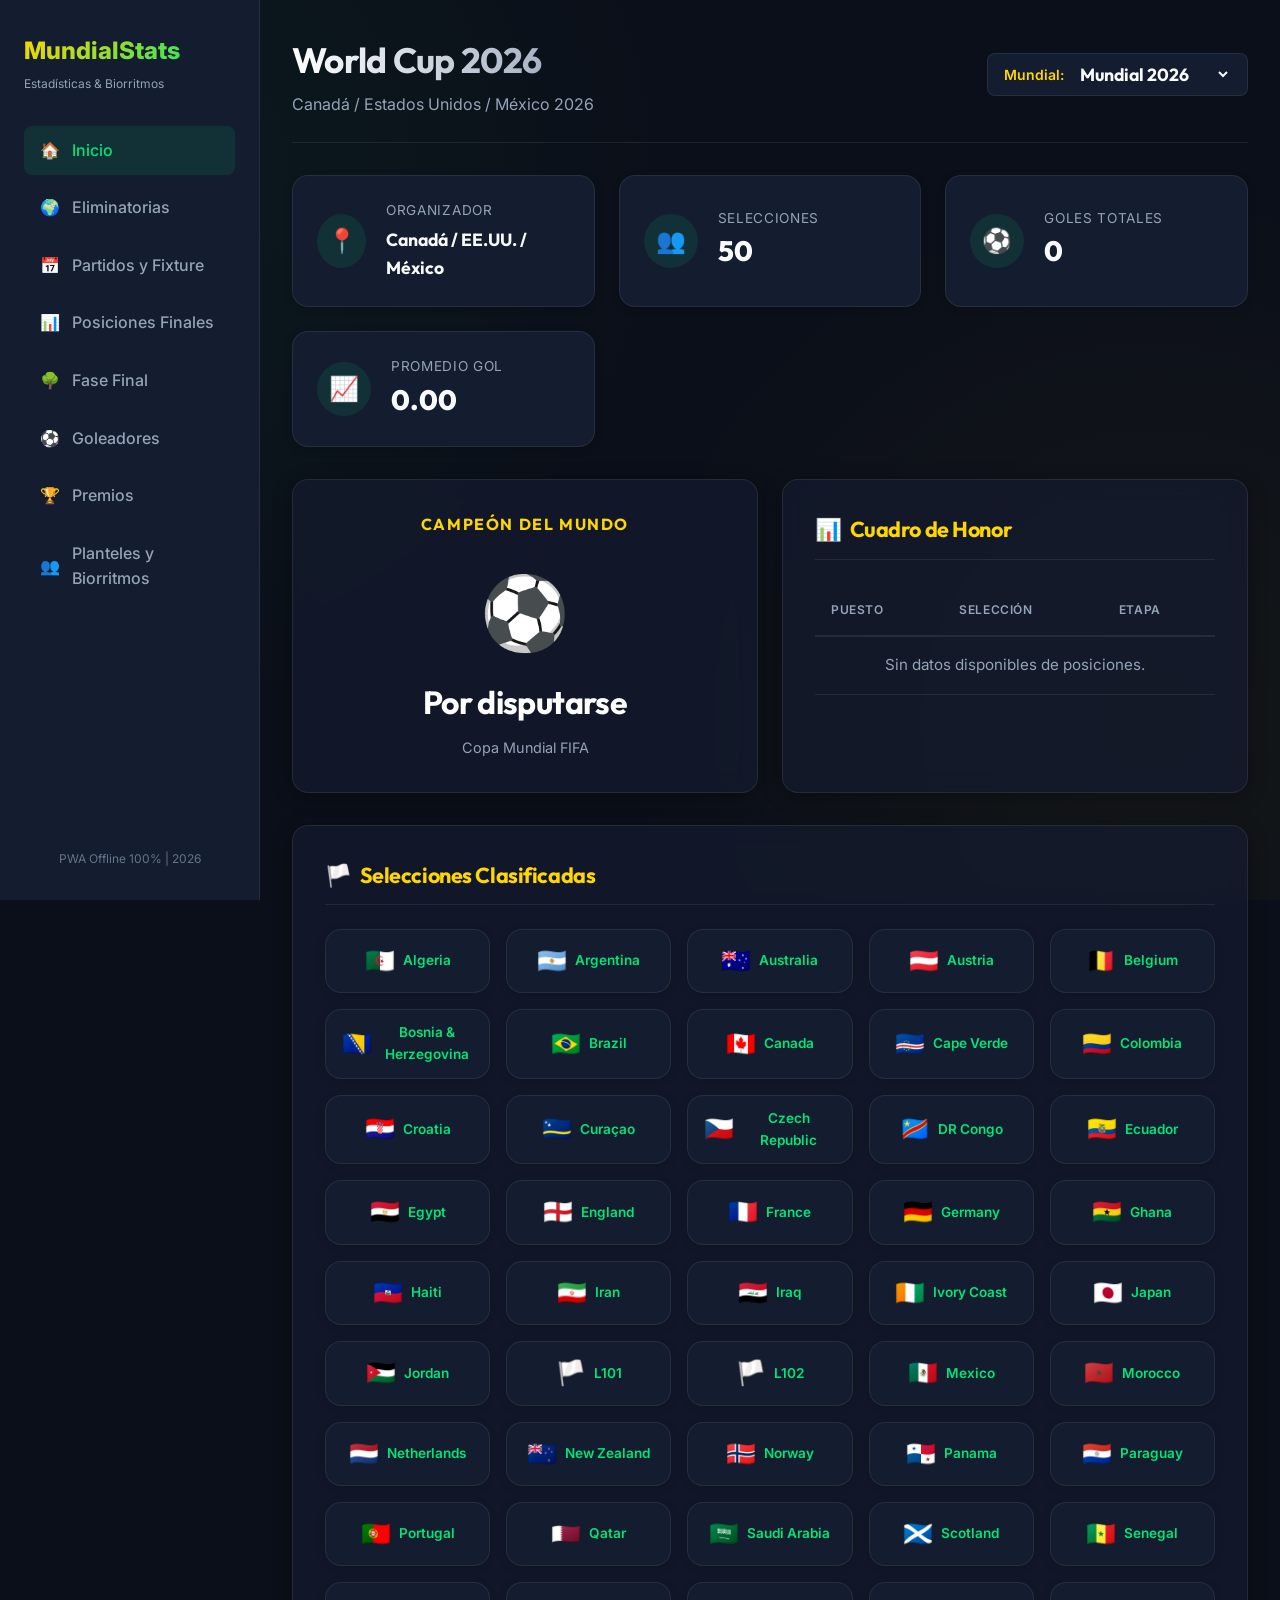
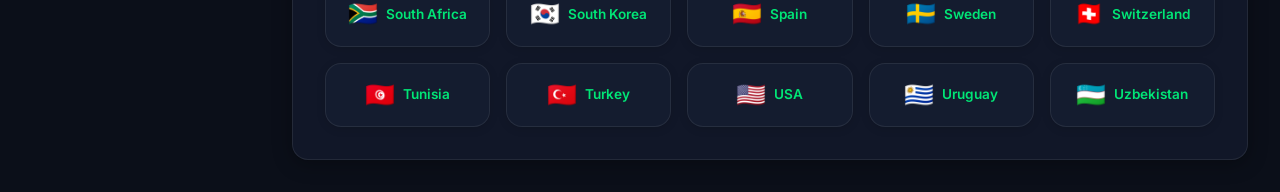
<file: index.html>
<!DOCTYPE html>
<html lang="es">
<head>
  <meta charset="utf-8">
  <meta name="viewport" content="width=device-width, initial-scale=1.0">
  <title>Mundial de Fútbol - Estadísticas y Biorritmos</title>
  <meta name="description" content="Información sobre la Copa del Mundo con campeones, resultados de los partidos, grupos, estadísticas, tabla de posiciones, goleadores y análisis de biorritmo de jugadores.">
  <meta name="keywords" content="mundial, futbol, copa del mundo, resultados, posiciones, goleadores, biorritmo, estadisticas, conmebol, fifa, pwa">
  
  <link rel="stylesheet" href="css/style.css">
  <link rel="manifest" href="manifest.json">
  <link rel="icon" href="data:image/svg+xml,<svg xmlns=%22http://www.w3.org/2000/svg%22 viewBox=%220 0 100 100%22><text y=%22.9em%22 font-size=%2290%22>🏆</text></svg>">
  <meta name="theme-color" content="#0b0f19">
</head>
<body>

  <!-- Banner Offline -->
  <div id="offlineBanner" class="offline-banner">
    Estás navegando en Modo Offline. Los datos guardados localmente están activos.
  </div>

  <div class="app-container">
    <!-- Sidebar Navigation -->
    <aside class="app-sidebar">
      <div class="logo-container">
        <span class="logo-title">MundialStats</span>
        <span class="logo-sub">Estadísticas & Biorritmos</span>
      </div>
      <nav>
        <ul class="sidebar-menu">
          <li class="active"><a href="index.html"><span>🏠</span> Inicio</a></li>
          <li><a href="eliminatorias.html"><span>🌍</span> Eliminatorias</a></li>
          <li><a href="resultadosyestadistica.html"><span>📅</span> Partidos y Fixture</a></li>
          <li><a href="posicionesfinalesotabla.html"><span>📊</span> Posiciones Finales</a></li>
          <li><a href="fasefinalllavesresultadosygoles.html"><span>🌳</span> Fase Final</a></li>
          <li><a href="goleadores.html"><span>⚽</span> Goleadores</a></li>
          <li><a href="premios.html"><span>🏆</span> Premios</a></li>
          <li><a href="planteles_argentina.html"><span>👥</span> Planteles y Biorritmos</a></li>
        </ul>
      </nav>
      <div style="margin-top: auto; font-size: 0.75rem; color: var(--text-dark); text-align: center;">
        PWA Offline 100% | 2026
      </div>
    </aside>

    <!-- Main Content Area -->
    <main class="main-wrapper">
      <header class="top-header">
        <div class="title-section">
          <h1 id="wcTitle">Mundial de Fútbol 2026</h1>
          <p id="wcSubtitle">Canadá / Estados Unidos / México 2026</p>
        </div>
        
        <!-- Year Selector -->
        <div class="wc-selector-container">
          <span class="wc-selector-label">Mundial:</span>
          <select id="wcYearSelect" class="wc-select">
            <!-- Dynamically populated -->
          </select>
        </div>
      </header>

      <!-- Dashboard Widgets -->
      <section class="dashboard-grid">
        <div class="stat-card">
          <div class="stat-icon">📍</div>
          <div class="stat-info">
            <span class="stat-label">Organizador</span>
            <span class="stat-value" id="statHost" style="font-size: 1.1rem; font-weight: 700; margin-top: 0.25rem;">Cargando...</span>
          </div>
        </div>
        <div class="stat-card">
          <div class="stat-icon">👥</div>
          <div class="stat-info">
            <span class="stat-label">Selecciones</span>
            <span class="stat-value" id="statTeams">--</span>
          </div>
        </div>
        <div class="stat-card">
          <div class="stat-icon">⚽</div>
          <div class="stat-info">
            <span class="stat-label">Goles Totales</span>
            <span class="stat-value" id="statGoals">--</span>
          </div>
        </div>
        <div class="stat-card">
          <div class="stat-icon">📈</div>
          <div class="stat-info">
            <span class="stat-label">Promedio Gol</span>
            <span class="stat-value" id="statAverage">--</span>
          </div>
        </div>
      </section>

      <!-- Champion and General Info -->
      <section style="display: grid; grid-template-columns: 1fr 1fr; gap: 1.5rem; flex-wrap: wrap;" class="responsive-double-col">
        <div class="glass-card" style="display: flex; flex-direction: column; justify-content: center; align-items: center; min-height: 250px; text-align: center;">
          <h3 class="stat-label" style="font-size: 1rem; color: var(--accent); margin-bottom: 1rem; letter-spacing: 0.1em;">Campeón del Mundo</h3>
          <div id="champFlag" style="font-size: 4.5rem; margin-bottom: 0.5rem;">👑</div>
          <h2 id="champName" style="font-size: 2rem; font-family: var(--font-title); color: #fff;">Pendiente</h2>
          <p id="champSub" style="color: var(--text-muted); font-size: 0.9rem; margin-top: 0.5rem;">Copa Mundial FIFA</p>
        </div>

        <div class="glass-card">
          <div class="glass-card-header">
            <h3 class="glass-card-title"><span>📊</span> Cuadro de Honor</h3>
          </div>
          <div class="table-container">
            <table class="premium-table">
              <thead>
                <tr>
                  <th>Puesto</th>
                  <th>Selección</th>
                  <th>Etapa</th>
                </tr>
              </thead>
              <tbody id="honorRollBody">
                <!-- Dynamically filled -->
                <tr><td colspan="3" style="text-align: center; color: var(--text-muted);">Cargando...</td></tr>
              </tbody>
            </table>
          </div>
        </div>
      </section>

      <!-- Participating Teams List -->
      <section class="glass-card">
        <div class="glass-card-header">
          <h3 class="glass-card-title"><span>🏳️</span> Selecciones Clasificadas</h3>
        </div>
        <div id="teamsClassifiedList" style="display: grid; grid-template-columns: repeat(auto-fill, minmax(160px, 1fr)); gap: 1rem;">
          <!-- Loaded dynamically -->
        </div>
      </section>

    </main>
  </div>

  <!-- App Logic Connection -->
  <script src="js/real_rosters.js"></script>
  <script src="js/app.js"></script>
  <script>
    // Page Rendering Logic
    async function renderPage(year) {
      const data = await loadWorldCupData(year);
      if (!data) {
        document.getElementById('statHost').innerText = "Sin conexión / Sin datos";
        return;
      }
      
      // Update Title / Subtitle
      document.getElementById('wcTitle').innerText = data.name;
      
      // Compute general statistics
      const matches = data.matches || [];
      const playedMatches = matches.filter(m => m.score && m.score.ft);
      const totalMatches = matches.length;
      
      let totalGoals = 0;
      playedMatches.forEach(m => {
        totalGoals += (m.score.ft[0] + m.score.ft[1]);
      });
      
      const avgGoals = playedMatches.length > 0 ? (totalGoals / playedMatches.length).toFixed(2) : "0.00";
      
      // Extract unique teams
      const teamList = new Set();
      matches.forEach(m => {
        if (m.team1 && !m.team1.match(/^[0-9]/) && !m.team1.startsWith("W")) teamList.add(m.team1);
        if (m.team2 && !m.team2.match(/^[0-9]/) && !m.team2.startsWith("W")) teamList.add(m.team2);
      });
      
      // Organizer and Details Map (Mock details for old years if not in JSON)
      const hostMap = {
        '2026': 'Canadá / EE.UU. / México',
        '2022': 'Catar',
        '2018': 'Rusia',
        '2014': 'Brasil',
        '2010': 'Sudáfrica',
        '2006': 'Alemania',
        '2002': 'Corea / Japón',
        '1998': 'Francia',
        '1994': 'Estados Unidos',
        '1990': 'Italia',
        '1986': 'México',
        '1982': 'España',
        '1978': 'Argentina',
        '1974': 'Alemania Occidental',
        '1970': 'México',
        '1966': 'Inglaterra',
        '1962': 'Chile',
        '1958': 'Suecia',
        '1954': 'Suiza',
        '1950': 'Brasil',
        '1938': 'Francia',
        '1934': 'Italia',
        '1930': 'Uruguay'
      };
      
      const host = hostMap[year] || "Varios";
      document.getElementById('statHost').innerText = host;
      document.getElementById('statTeams').innerText = teamList.size || "--";
      document.getElementById('statGoals').innerText = playedMatches.length > 0 ? totalGoals : "0";
      document.getElementById('statAverage').innerText = avgGoals;
      
      // Update Champion Info
      let championName = "Por determinar";
      let championFlag = "🏆";
      
      // Find final match
      const finalMatch = matches.find(m => m.round === "Final" || m.round === "Playoff for 1st Place" || m.round === "Final Tournament");
      if (finalMatch && finalMatch.score && finalMatch.score.ft) {
        const s1 = finalMatch.score.ft[0];
        const s2 = finalMatch.score.ft[1];
        
        if (s1 > s2) {
          championName = finalMatch.team1;
        } else if (s2 > s1) {
          championName = finalMatch.team2;
        } else if (finalMatch.score.p) { // penalty shootout
          championName = finalMatch.score.p[0] > finalMatch.score.p[1] ? finalMatch.team1 : finalMatch.team2;
        }
        championFlag = getFlag(championName);
      } else if (year === '2026') {
        championName = "Por disputarse";
        championFlag = "⚽";
      } else {
        // Historical fallbacks if finals not explicitly resolved
        const champions = {
          '2022': 'Argentina', '2018': 'France', '2014': 'Germany', '2010': 'Spain',
          '2006': 'Italy', '2002': 'Brazil', '1998': 'France', '1994': 'Brazil',
          '1990': 'Germany', '1986': 'Argentina', '1982': 'Italy', '1978': 'Argentina',
          '1974': 'Germany', '1970': 'Brazil', '1966': 'England', '1962': 'Brazil',
          '1958': 'Brazil', '1954': 'Germany', '1950': 'Uruguay', '1938': 'Italy',
          '1934': 'Italy', '1930': 'Uruguay'
        };
        championName = champions[year] || "Desconocido";
        championFlag = getFlag(championName);
      }
      
      document.getElementById('champName').innerText = championName;
      document.getElementById('champFlag').innerText = championFlag;
      
      // Honor Roll Top 4
      const overall = calculateOverallStandings(matches);
      const honorRollBody = document.getElementById('honorRollBody');
      
      if (overall.length > 0 || year !== '2026') {
        const top4Names = getTop4FromTournament(matches, year);
        let honorHTML = "";
        const positions = ["1º Campeón", "2º Subcampeón", "3º Tercer Puesto", "4º Cuarto Puesto"];
        
        top4Names.forEach((name, idx) => {
          const stats = overall.find(t => t.name === name) || { pts: 0, pj: 0 };
          const ptsText = name === "Por determinar" || name === "Por disputarse" ? "--" : `${stats.pts} pts (${stats.pj} PJ)`;
          
          honorHTML += `
            <tr>
              <td style="font-weight:700; color:var(--accent);">${positions[idx]}</td>
              <td><span class="team-cell"><span class="team-flag">${getFlag(name)}</span> ${name}</span></td>
              <td>${ptsText}</td>
            </tr>
          `;
        });
        honorRollBody.innerHTML = honorHTML;
      } else {
        honorRollBody.innerHTML = `<tr><td colspan="3" style="text-align: center; color: var(--text-muted);">Sin datos disponibles de posiciones.</td></tr>`;
      }
      
      // Teams List
      const teamsListContainer = document.getElementById('teamsClassifiedList');
      if (teamList.size > 0) {
        teamsListContainer.innerHTML = Array.from(teamList).sort().map(team => `
          <a href="planteles_argentina.html?team=${encodeURIComponent(team)}" class="stat-card" style="padding:0.75rem 1rem; gap:0.5rem; justify-content:center;">
            <span style="font-size:1.5rem;">${getFlag(team)}</span>
            <span style="font-size:0.85rem; font-weight:600; text-align:center;">${team}</span>
          </a>
        `).join('');
      } else {
        teamsListContainer.innerHTML = `<p style="grid-column: 1/-1; text-align:center; color:var(--text-muted);">No se encontraron equipos cargados.</p>`;
      }
    }

    // Init
    setupYearSelector(renderPage);
    renderPage(state.currentYear);

    // Register Service Worker
    if ('serviceWorker' in navigator) {
      window.addEventListener('load', () => {
        navigator.serviceWorker.register('sw.js')
          .then(reg => console.log('Service Worker registrado con éxito:', reg.scope))
          .catch(err => console.error('Fallo al registrar el Service Worker:', err));
      });
    }
  </script>
</body>
</html>
</file>
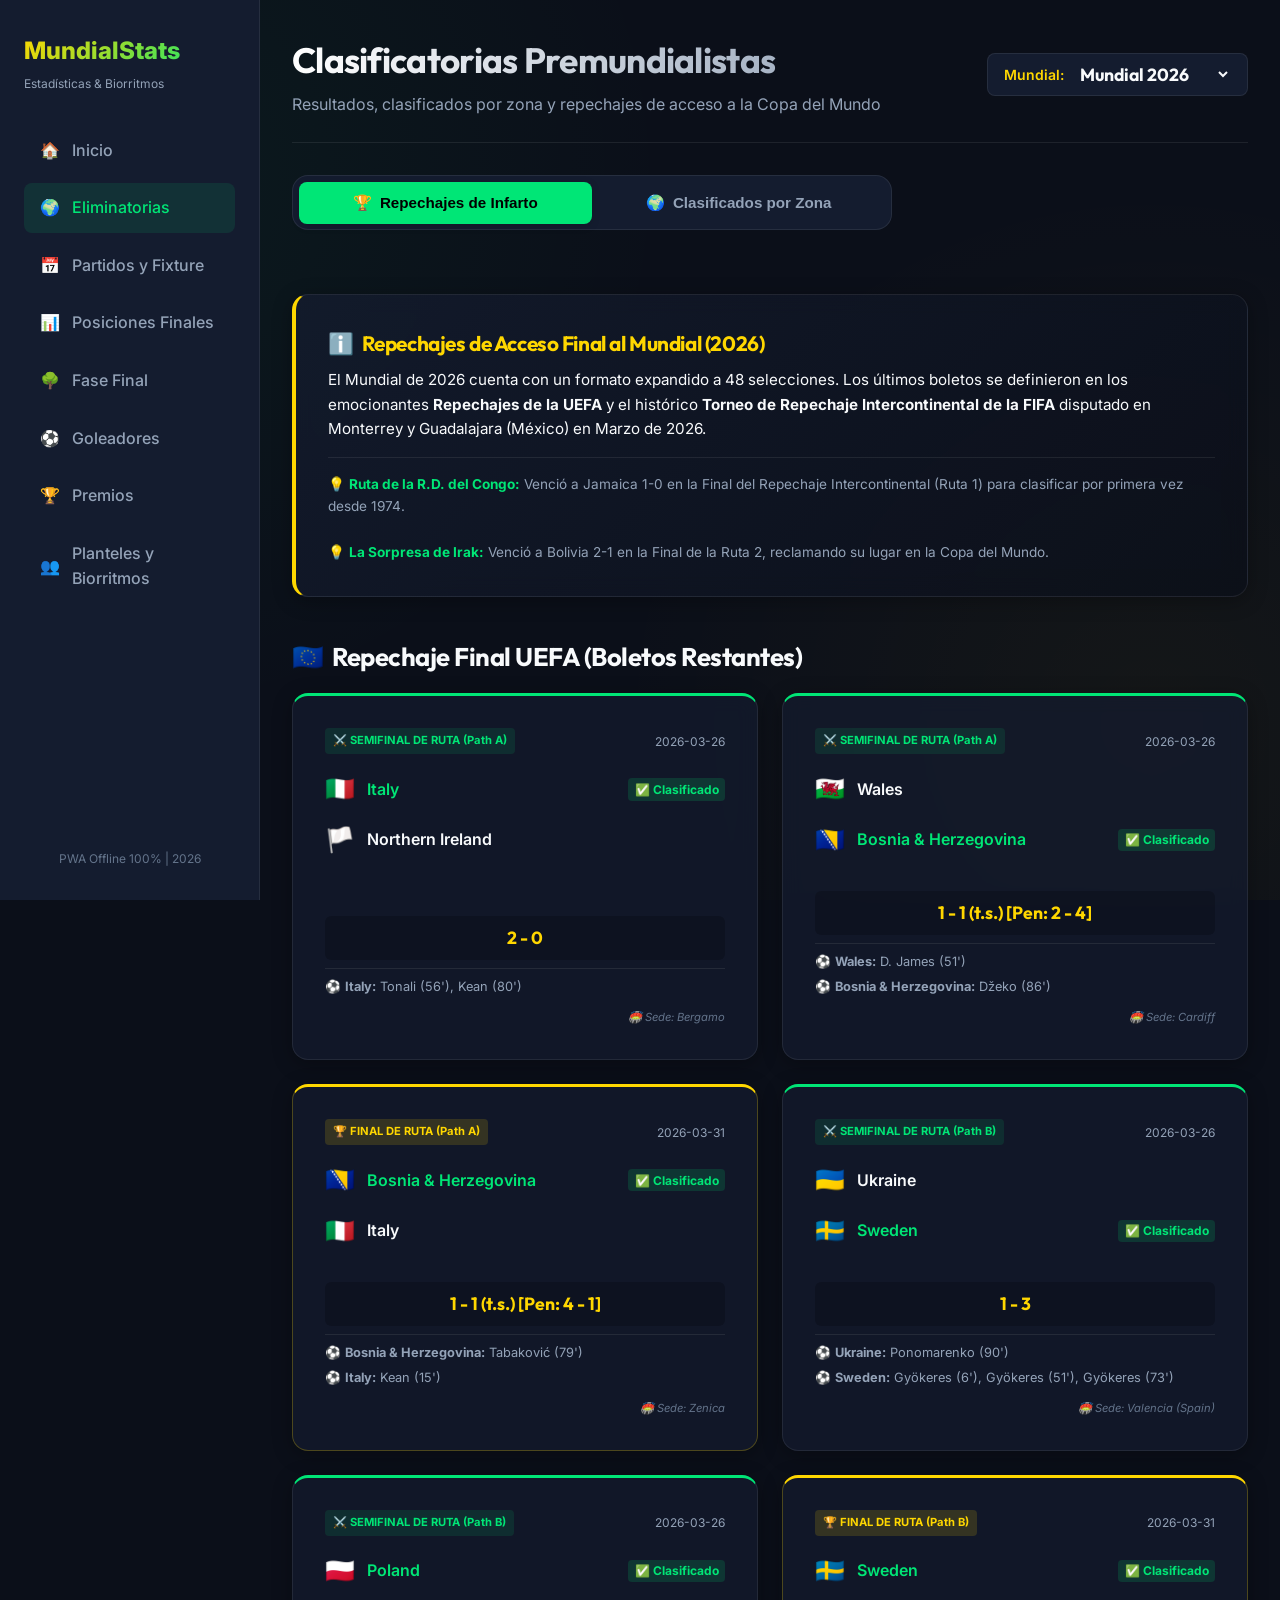
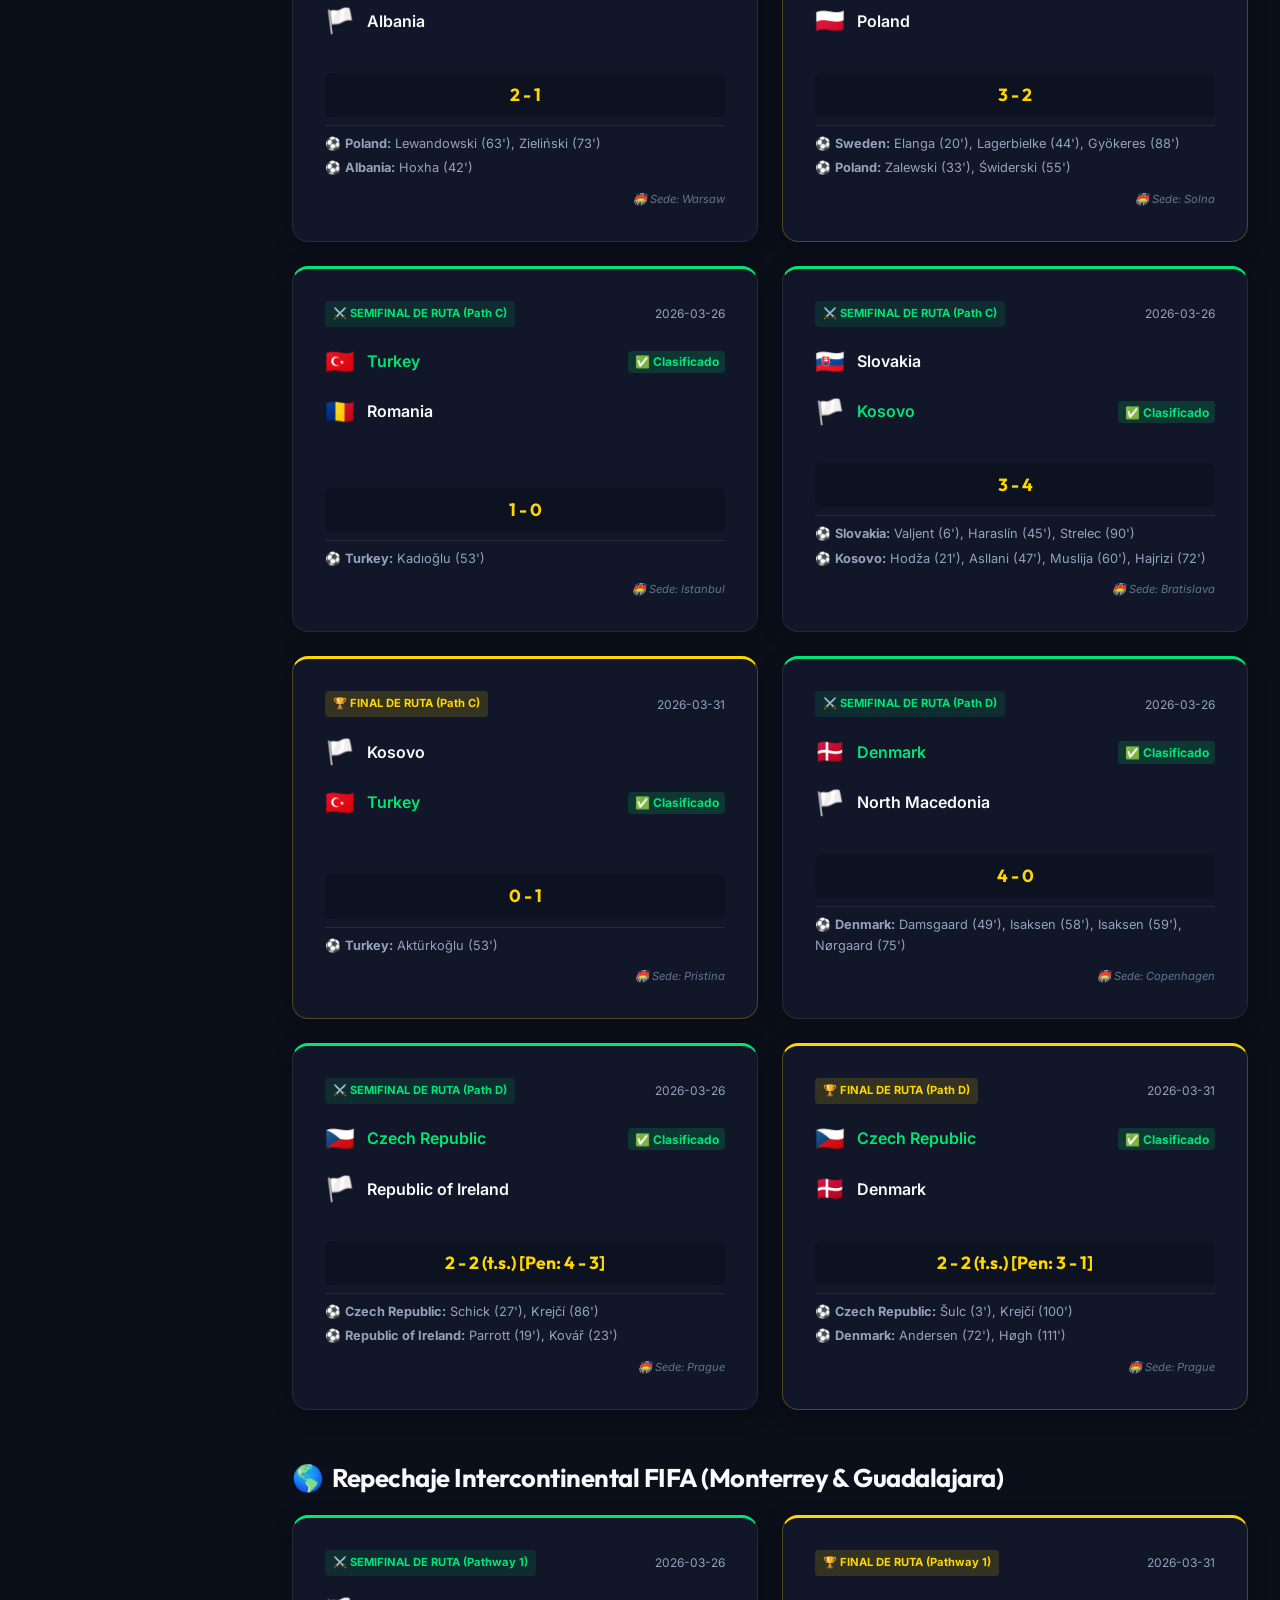
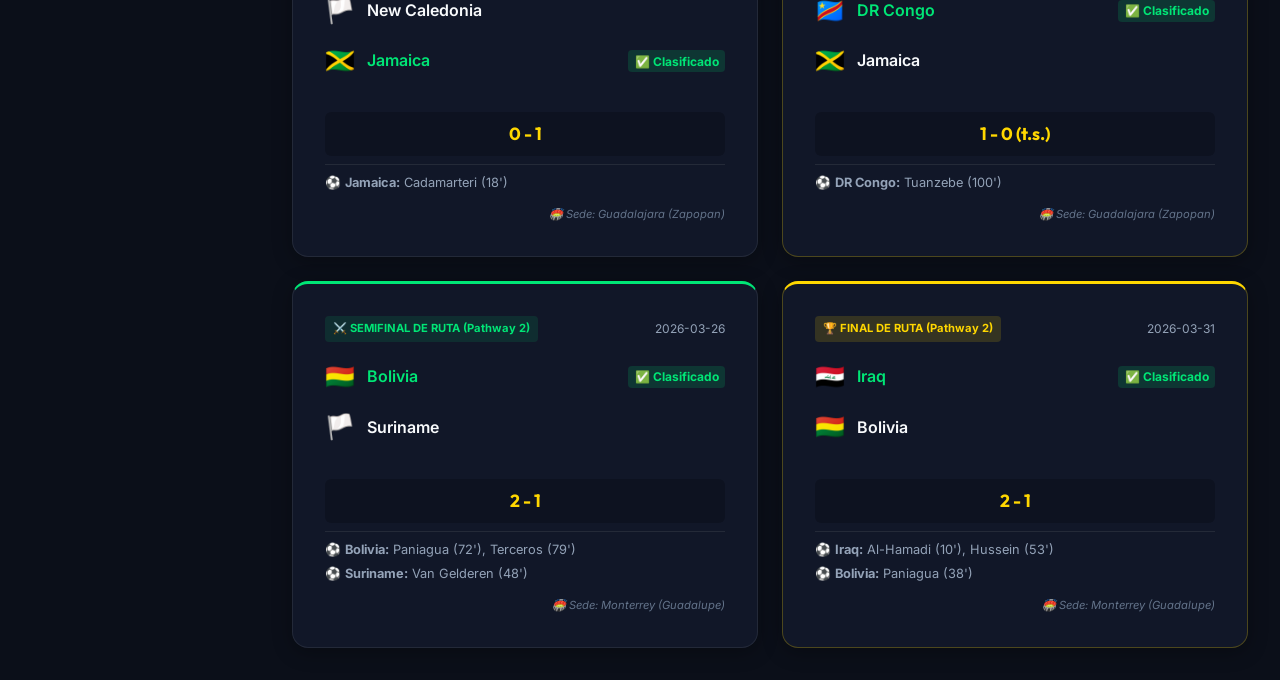
<file: eliminatorias.html>
<!DOCTYPE html>
<html lang="es">
<head>
  <meta charset="utf-8">
  <meta name="viewport" content="width=device-width, initial-scale=1.0">
  <title>Clasificatorias Premundialistas - Mundial stats</title>
  <link rel="stylesheet" href="css/style.css">
  <link rel="manifest" href="manifest.json">
  <link rel="icon" href="data:image/svg+xml,<svg xmlns=%22http://www.w3.org/2000/svg%22 viewBox=%220 0 100 100%22><text y=%22.9em%22 font-size=%2290%22>🌍</text></svg>">
  <style>
    /* Premium Tab Switcher Styles */
    .tab-switcher {
      display: flex;
      background: var(--bg-secondary);
      border-radius: var(--radius-md);
      padding: 0.35rem;
      border: 1px solid var(--border-color);
      margin-bottom: 2rem;
      max-width: 600px;
    }
    .tab-btn {
      flex: 1;
      padding: 0.75rem 1.25rem;
      border-radius: var(--radius-sm);
      background: transparent;
      border: none;
      color: var(--text-muted);
      font-weight: 600;
      font-size: 0.95rem;
      cursor: pointer;
      transition: var(--transition);
      display: flex;
      align-items: center;
      justify-content: center;
      gap: 0.5rem;
    }
    .tab-btn.active {
      background-color: var(--primary);
      color: #000;
      box-shadow: var(--shadow-sm);
    }
    .tab-btn:hover:not(.active) {
      color: var(--text-main);
      background-color: rgba(255, 255, 255, 0.03);
    }
    /* Confederation Tab Selector */
    .confed-selector {
      display: flex;
      gap: 0.5rem;
      flex-wrap: wrap;
      margin-bottom: 1.5rem;
    }
    .confed-btn {
      padding: 0.5rem 1rem;
      border-radius: var(--radius-sm);
      background: rgba(255, 255, 255, 0.03);
      border: 1px solid var(--border-color);
      color: var(--text-muted);
      font-size: 0.85rem;
      font-weight: 600;
      cursor: pointer;
      transition: var(--transition);
    }
    .confed-btn.active {
      border-color: var(--accent);
      color: var(--accent);
      background-color: rgba(255, 215, 0, 0.05);
    }
    .confed-btn:hover:not(.active) {
      border-color: var(--text-dark);
      color: var(--text-main);
    }
    /* Status Badge styling */
    .status-badge {
      font-size: 0.75rem;
      font-weight: 700;
      padding: 0.15rem 0.5rem;
      border-radius: 4px;
      display: inline-block;
    }
    .status-direct { background-color: rgba(0, 230, 118, 0.12); color: var(--primary); }
    .status-host { background-color: rgba(59, 130, 246, 0.15); color: #60a5fa; }
    .status-playoff { background-color: rgba(255, 215, 0, 0.15); color: var(--accent); }
    .status-eliminated { background-color: rgba(239, 68, 68, 0.12); color: #f87171; }
  </style>
</head>
<body>

  <div id="offlineBanner" class="offline-banner">
    Estás navegando en Modo Offline. Los datos guardados localmente están activos.
  </div>

  <div class="app-container">
    <!-- Sidebar Navigation -->
    <aside class="app-sidebar">
      <div class="logo-container">
        <span class="logo-title">MundialStats</span>
        <span class="logo-sub">Estadísticas & Biorritmos</span>
      </div>
      <nav>
        <ul class="sidebar-menu">
          <li><a href="index.html"><span>🏠</span> Inicio</a></li>
          <li class="active"><a href="eliminatorias.html"><span>🌍</span> Eliminatorias</a></li>
          <li><a href="resultadosyestadistica.html"><span>📅</span> Partidos y Fixture</a></li>
          <li><a href="posicionesfinalesotabla.html"><span>📊</span> Posiciones Finales</a></li>
          <li><a href="fasefinalllavesresultadosygoles.html"><span>🌳</span> Fase Final</a></li>
          <li><a href="goleadores.html"><span>⚽</span> Goleadores</a></li>
          <li><a href="premios.html"><span>🏆</span> Premios</a></li>
          <li><a href="planteles_argentina.html"><span>👥</span> Planteles y Biorritmos</a></li>
        </ul>
      </nav>
      <div style="margin-top: auto; font-size: 0.75rem; color: var(--text-dark); text-align: center;">
        PWA Offline 100% | 2026
      </div>
    </aside>

    <!-- Main Wrapper -->
    <main class="main-wrapper">
      <header class="top-header">
        <div class="title-section">
          <h1>Clasificatorias Premundialistas</h1>
          <p>Resultados, clasificados por zona y repechajes de acceso a la Copa del Mundo</p>
        </div>
        
        <!-- Year Selector -->
        <div class="wc-selector-container">
          <span class="wc-selector-label">Mundial:</span>
          <select id="wcYearSelect" class="wc-select">
            <!-- Dynamically populated -->
          </select>
        </div>
      </header>

      <!-- Premium Double Navigation Tab -->
      <div class="tab-switcher" id="mainTabSwitcher" style="display: none;">
        <button class="tab-btn active" onclick="switchMainTab('playoffs')">
          <span>🏆</span> Repechajes de Infarto
        </button>
        <button class="tab-btn" onclick="switchMainTab('standings')">
          <span>🌍</span> Clasificados por Zona
        </button>
      </div>

      <!-- Dynamic Content Area -->
      <div id="qualiContentContainer">
        <!-- Will be dynamically populated by JS -->
      </div>

    </main>
  </div>

  <!-- Central script engine load -->
  <script src="js/real_rosters.js"></script>
  <script src="js/app.js"></script>
  <script>
    let activeMainTab = 'playoffs'; // 'playoffs' or 'standings'
    let activeConfedTab = 'CONMEBOL'; // 'CONMEBOL', 'UEFA', 'CONCACAF', 'CAF', 'AFC', 'OFC'
    let currentQualiData = null;

    // Static Pre-World Cup Standings data for 2026 World Cup
    const confedData2026 = {
      CONMEBOL: {
        title: "CONMEBOL (Sudamérica - 6 boletos directos + 1 repechaje)",
        desc: "Las eliminatorias sudamericanas son un grupo único todos contra todos de 10 selecciones. Los 6 primeros avanzaron directo, y el 7° (Bolivia) avanzó al Repechaje Intercontinental.",
        teams: [
          { name: "Argentina", pos: 1, elo: 95, w: 12, d: 4, l: 2, pts: 40, status: "host", group: "J" }, // Status host represents direct/reigning champion status for display
          { name: "Uruguay", pos: 2, elo: 87, w: 10, d: 5, l: 3, pts: 35, status: "direct", group: "H" },
          { name: "Colombia", pos: 3, elo: 86, w: 9, d: 6, l: 3, pts: 33, status: "direct", group: "K" },
          { name: "Brazil", pos: 4, elo: 93, w: 9, d: 5, l: 4, pts: 32, status: "direct", group: "C" },
          { name: "Ecuador", pos: 5, elo: 82, w: 8, d: 5, l: 5, pts: 29, status: "direct", group: "E" },
          { name: "Paraguay", pos: 6, elo: 78, w: 7, d: 4, l: 7, pts: 25, status: "direct", group: "D" },
          { name: "Bolivia", pos: 7, elo: 78, w: 5, d: 2, l: 11, pts: 17, status: "eliminated", group: "Eliminado (Repechaje)" }
        ]
      },
      UEFA: {
        title: "UEFA (Europa - 16 boletos directos/repechaje)",
        desc: "Dividido en 12 grupos de clasificación. Los 12 ganadores de grupo avanzaron directamente. Los 12 segundos y los 4 mejores clasificados de la Nations League jugaron los Repechajes UEFA en 4 rutas eliminatorias.",
        teams: [
          { name: "France", pos: 1, elo: 94, w: 7, d: 1, l: 0, pts: 22, status: "direct", group: "I" },
          { name: "England", pos: 1, elo: 92, w: 7, d: 1, l: 0, pts: 22, status: "direct", group: "L" },
          { name: "Spain", pos: 1, elo: 92, w: 6, d: 2, l: 0, pts: 20, status: "direct", group: "H" },
          { name: "Portugal", pos: 1, elo: 91, w: 6, d: 2, l: 0, pts: 20, status: "direct", group: "K" },
          { name: "Germany", pos: 1, elo: 90, w: 6, d: 1, l: 1, pts: 19, status: "direct", group: "E" },
          { name: "Netherlands", pos: 1, elo: 89, w: 5, d: 3, l: 0, pts: 18, status: "direct", group: "F" },
          { name: "Belgium", pos: 1, elo: 87, w: 5, d: 2, l: 1, pts: 17, status: "direct", group: "G" },
          { name: "Croatia", pos: 1, elo: 87, w: 5, d: 2, l: 1, pts: 17, status: "direct", group: "L" },
          { name: "Switzerland", pos: 1, elo: 81, w: 5, d: 1, l: 2, pts: 16, status: "direct", group: "B" },
          { name: "Sweden", pos: 1, elo: 81, w: 4, d: 3, l: 1, pts: 15, status: "direct", group: "F" },
          { name: "Norway", pos: 1, elo: 79, w: 4, d: 2, l: 2, pts: 14, status: "direct", group: "I" },
          { name: "Austria", pos: 1, elo: 80, w: 4, d: 2, l: 2, pts: 14, status: "direct", group: "J" },
          { name: "Czech Republic", pos: "Ruta D", elo: 79, w: 2, d: 0, l: 0, pts: 6, status: "playoff", group: "A" },
          { name: "Bosnia & Herzegovina", pos: "Ruta A", elo: 76, w: 2, d: 0, l: 0, pts: 6, status: "playoff", group: "B" },
          { name: "Turkey", pos: "Ruta C", elo: 80, w: 2, d: 0, l: 0, pts: 6, status: "playoff", group: "D" },
          { name: "Scotland", pos: 1, elo: 74, w: 4, d: 1, l: 3, pts: 13, status: "direct", group: "C" },
          { name: "Italy", pos: "Ruta A", elo: 95, w: 1, d: 0, l: 1, pts: 3, status: "eliminated", group: "Eliminado (Repechaje)" },
          { name: "Poland", pos: "Ruta B", elo: 80, w: 1, d: 0, l: 1, pts: 3, status: "eliminated", group: "Eliminado (Repechaje)" },
          { name: "Kosovo", pos: "Ruta C", elo: 70, w: 1, d: 0, l: 1, pts: 3, status: "eliminated", group: "Eliminado (Repechaje)" }
        ]
      },
      CONCACAF: {
        title: "CONCACAF (Norte, Centroamérica y Caribe - 3 anfitriones + 3 directos + 1 repechaje)",
        desc: "Como anfitriones, México, Estados Unidos y Canadá obtuvieron boletos automáticos. La Fase Final consistió en un grupo final de 6 selecciones, de donde 3 avanzaron directo y el 4° (Jamaica) al Repechaje.",
        teams: [
          { name: "USA", pos: "Host", elo: 84, w: 0, d: 0, l: 0, pts: 0, status: "host", group: "D" },
          { name: "Mexico", pos: "Host", elo: 81, w: 0, d: 0, l: 0, pts: 0, status: "host", group: "A" },
          { name: "Canada", pos: "Host", elo: 77, w: 0, d: 0, l: 0, pts: 0, status: "host", group: "B" },
          { name: "Panama", pos: 1, elo: 74, w: 7, d: 1, l: 2, pts: 22, status: "direct", group: "L" },
          { name: "Haiti", pos: 2, elo: 64, w: 5, d: 2, l: 3, pts: 17, status: "direct", group: "C" },
          { name: "Curaçao", pos: 3, elo: 64, w: 4, d: 3, l: 3, pts: 15, status: "direct", group: "E" },
          { name: "Jamaica", pos: 4, elo: 70, w: 3, d: 2, l: 5, pts: 11, status: "eliminated", group: "Eliminado (Repechaje)" }
        ]
      },
      CAF: {
        title: "CAF (África - 9 boletos directos + 1 repechaje)",
        desc: "9 grupos de clasificación de 6 equipos. Los 9 campeones avanzaron directamente al Mundial. El mejor segundo clasificado (R.D. del Congo) avanzó al Repechaje Intercontinental para ganar el boleto histórico.",
        teams: [
          { name: "Morocco", pos: 1, elo: 86, w: 8, d: 2, l: 0, pts: 26, status: "direct", group: "C" },
          { name: "Ivory Coast", pos: 1, elo: 80, w: 7, d: 3, l: 0, pts: 24, status: "direct", group: "E" },
          { name: "Senegal", pos: 1, elo: 82, w: 7, d: 2, l: 1, pts: 23, status: "direct", group: "I" },
          { name: "Egypt", pos: 1, elo: 78, w: 7, d: 1, l: 2, pts: 22, status: "direct", group: "G" },
          { name: "Algeria", pos: 1, elo: 78, w: 6, d: 3, l: 1, pts: 21, status: "direct", group: "J" },
          { name: "Cape Verde", pos: 1, elo: 75, w: 6, d: 2, l: 2, pts: 20, status: "direct", group: "H" },
          { name: "Ghana", pos: 1, elo: 76, w: 5, d: 4, l: 1, pts: 19, status: "direct", group: "L" },
          { name: "South Africa", pos: 1, elo: 74, w: 5, d: 3, l: 2, pts: 18, status: "direct", group: "A" },
          { name: "Tunisia", pos: 1, elo: 78, w: 5, d: 3, l: 2, pts: 18, status: "direct", group: "F" },
          { name: "DR Congo", pos: 2, elo: 73, w: 6, d: 2, l: 2, pts: 20, status: "playoff", group: "K" }
        ]
      },
      AFC: {
        title: "AFC (Asia - 8 boletos directos + 1 repechaje)",
        desc: "La Tercera Ronda consistió en 3 grupos de 6 selecciones. Los 2 primeros de cada grupo avanzaron directo. Los terceros y cuartos jugaron la Cuarta Ronda, clasificando dos más directamente y enviando al Repechaje a Irak.",
        teams: [
          { name: "Japan", pos: 1, elo: 82, w: 8, d: 1, l: 1, pts: 25, status: "direct", group: "F" },
          { name: "South Korea", pos: 1, elo: 80, w: 7, d: 2, l: 1, pts: 23, status: "direct", group: "A" },
          { name: "Australia", pos: 1, elo: 78, w: 7, d: 1, l: 2, pts: 22, status: "direct", group: "D" },
          { name: "Iran", pos: 2, elo: 74, w: 6, d: 3, l: 1, pts: 21, status: "direct", group: "G" },
          { name: "Saudi Arabia", pos: 2, elo: 77, w: 6, d: 2, l: 2, pts: 20, status: "direct", group: "H" },
          { name: "Uzbekistan", pos: 2, elo: 75, w: 5, d: 4, l: 1, pts: 19, status: "direct", group: "K" },
          { name: "Qatar", pos: 3, elo: 71, w: 4, d: 3, l: 3, pts: 15, status: "direct", group: "B" },
          { name: "Jordan", pos: 4, elo: 72, w: 4, d: 2, l: 4, pts: 14, status: "direct", group: "J" },
          { name: "Iraq", pos: 5, elo: 72, w: 3, d: 4, l: 3, pts: 13, status: "playoff", group: "I" }
        ]
      },
      OFC: {
        title: "OFC (Oceanía - 1 boleto directo + 1 repechaje)",
        desc: "Por primera vez en la historia, Oceanía cuenta con un cupo directo garantizado. El ganador de la ronda final (Nueva Zelanda) clasificó directo y el subcampeón (Nueva Caledonia) avanzó al Repechaje.",
        teams: [
          { name: "New Zealand", pos: 1, elo: 63, w: 5, d: 0, l: 0, pts: 15, status: "direct", group: "G" },
          { name: "New Caledonia", pos: 2, elo: 60, w: 3, d: 1, l: 1, pts: 10, status: "eliminated", group: "Eliminado (Repechaje)" }
        ]
      }
    };

    function switchMainTab(tab) {
      activeMainTab = tab;
      document.querySelectorAll('#mainTabSwitcher .tab-btn').forEach((btn, idx) => {
        btn.classList.toggle('active', (idx === 0 && tab === 'playoffs') || (idx === 1 && tab === 'standings'));
      });
      renderQualiLayout();
    }

    function switchConfedTab(confed) {
      activeConfedTab = confed;
      document.querySelectorAll('.confed-btn').forEach(btn => {
        btn.classList.toggle('active', btn.getAttribute('data-confed') === confed);
      });
      renderConfedStandings();
    }

    async function renderPage(year) {
      const container = document.getElementById('qualiContentContainer');
      const switcher = document.getElementById('mainTabSwitcher');
      
      container.innerHTML = '<div style="text-align:center; padding: 3rem; color:var(--text-muted);">⌛ Cargando datos de clasificatorias...</div>';
      
      // Load the qualifiers data
      const data = await loadQualiPlayoffsData(year);
      currentQualiData = data;
      
      if (!data || !data.matches || data.matches.length === 0) {
        // Show premium informational fallback for other years
        switcher.style.display = 'none';
        container.innerHTML = `
          <div class="glass-card" style="text-align: center; padding: 4rem 2rem; max-width: 700px; margin: 2rem auto;">
            <div style="font-size: 4rem; margin-bottom: 1.5rem;">🌍⚽</div>
            <h2 style="color: var(--accent); margin-bottom: 1rem; font-family: var(--font-title);">Repechajes y Clasificación Directa</h2>
            <p style="color: var(--text-main); font-size: 1.1rem; line-height: 1.7; margin-bottom: 1.5rem;">
              Para el Mundial <strong>${year}</strong>, las plazas se asignaron mediante los procesos clasificatorios tradicionales de cada confederación (CONMEBOL, UEFA, CAF, AFC, CONCACAF, OFC).
            </p>
            <p style="color: var(--text-muted); font-size: 0.95rem; line-height: 1.6;">
              Los datos interactivos de los cruces de repechaje final y las tablas de clasificación de las eliminatorias previas están cargados para el formato del <strong>Mundial 2026</strong>. Para ver cómo terminaron las selecciones en el torneo ${year}, puedes consultar la pestaña de <a href="posicionesfinalesotabla.html" style="color:var(--primary); font-weight:600;">Posiciones Finales</a> o el <a href="index.html" style="color:var(--primary); font-weight:600;">Cuadro de Honor</a>.
            </p>
          </div>
        `;
        return;
      }
      
      // If we have data, enable the main tab switcher
      switcher.style.display = 'flex';
      renderQualiLayout();
    }

    function renderQualiLayout() {
      const container = document.getElementById('qualiContentContainer');
      
      if (activeMainTab === 'playoffs') {
        renderPlayoffsContent();
      } else {
        renderStandingsContent();
      }
    }

    function renderPlayoffsContent() {
      const container = document.getElementById('qualiContentContainer');
      const uefaMatches = currentQualiData.matches.filter(m => m.round.includes("UEFA"));
      const interMatches = currentQualiData.matches.filter(m => m.round.includes("Inter-confederation"));
      
      let html = '';
      
      // Explanation/Context Banner about DR Congo and others
      html += `
        <div class="glass-card" style="margin-bottom: 2rem; border-left: 4px solid var(--accent); background: linear-gradient(135deg, rgba(20, 28, 47, 0.8) 0%, rgba(11, 15, 25, 0.8) 100%);">
          <h2 style="color: var(--accent); margin-bottom: 0.5rem; display: flex; align-items: center; gap: 0.5rem; font-size: 1.3rem;">
            <span>ℹ️</span> Repechajes de Acceso Final al Mundial (2026)
          </h2>
          <p style="color: var(--text-main); font-size: 0.95rem; line-height: 1.6;">
            El Mundial de 2026 cuenta con un formato expandido a 48 selecciones. Los últimos boletos se definieron en los emocionantes <strong>Repechajes de la UEFA</strong> y el histórico <strong>Torneo de Repechaje Intercontinental de la FIFA</strong> disputado en Monterrey y Guadalajara (México) en Marzo de 2026.
          </p>
          <div style="margin-top: 1rem; padding-top: 1rem; border-top: 1px solid var(--border-color); display: flex; flex-wrap: wrap; gap: 1.5rem; font-size: 0.85rem; color: var(--text-muted);">
            <div>💡 <strong style="color: var(--primary);">Ruta de la R.D. del Congo:</strong> Venció a Jamaica 1-0 en la Final del Repechaje Intercontinental (Ruta 1) para clasificar por primera vez desde 1974.</div>
            <div>💡 <strong style="color: var(--primary);">La Sorpresa de Irak:</strong> Venció a Bolivia 2-1 en la Final de la Ruta 2, reclamando su lugar en la Copa del Mundo.</div>
          </div>
        </div>
      `;
      
      // Render UEFA Play-offs
      if (uefaMatches.length > 0) {
        html += `
          <h2 style="margin: 2.5rem 0 1rem 0; color: var(--text-main); font-family: var(--font-title); display: flex; align-items: center; gap: 0.5rem; font-size: 1.6rem;">
            <span>🇪🇺</span> Repechaje Final UEFA (Boletos Restantes)
          </h2>
          <div class="matches-grid" style="margin-bottom: 3rem;">
        `;
        
        // Group UEFA matches by Paths
        const paths = ['Path A', 'Path B', 'Path C', 'Path D'];
        paths.forEach(pathName => {
          const pathMatches = uefaMatches.filter(m => m.round.includes(pathName));
          if (pathMatches.length > 0) {
            pathMatches.forEach(match => {
              html += renderQualiMatchCard(match, pathName);
            });
          }
        });
        
        html += `</div>`;
      }
      
      // Render Inter-confederation Play-offs
      if (interMatches.length > 0) {
        html += `
          <h2 style="margin: 2.5rem 0 1rem 0; color: var(--text-main); font-family: var(--font-title); display: flex; align-items: center; gap: 0.5rem; font-size: 1.6rem;">
            <span>🌎</span> Repechaje Intercontinental FIFA (Monterrey & Guadalajara)
          </h2>
          <div class="matches-grid">
        `;
        
        const pathways = ['Pathway 1', 'Pathway 2'];
        pathways.forEach(pathwayName => {
          const pathMatches = interMatches.filter(m => m.round.includes(pathwayName));
          if (pathMatches.length > 0) {
            pathMatches.forEach(match => {
              html += renderQualiMatchCard(match, pathwayName);
            });
          }
        });
        
        html += `</div>`;
      }
      
      container.innerHTML = html;
    }

    function renderStandingsContent() {
      const container = document.getElementById('qualiContentContainer');
      
      let html = `
        <div class="glass-card" style="margin-bottom: 2rem;">
          <h2 style="color: var(--accent); margin-bottom: 0.5rem; display: flex; align-items: center; gap: 0.5rem; font-size: 1.3rem;">
            <span>🌍</span> Tabla Premundialista de Clasificados por Confederación (2026)
          </h2>
          <p style="color: var(--text-muted); font-size: 0.95rem; line-height: 1.6;">
            Explora las clasificaciones y estadísticas del camino clasificatorio de los 48 equipos que obtuvieron su boleto al Mundial 2026 de Canadá, México y Estados Unidos, clasificados por sus respectivas confederaciones y zonas regionales de fútbol.
          </p>
        </div>

        <!-- Escalada / Roadmap section -->
        <div class="glass-card" style="margin-bottom: 2rem; background: linear-gradient(135deg, rgba(20, 28, 47, 0.4) 0%, rgba(11, 15, 25, 0.4) 100%); border-left: 4px solid var(--primary);">
          <h3 style="color: var(--primary); margin-bottom: 1.25rem; font-family: var(--font-title); font-size: 1.2rem; display: flex; align-items: center; gap: 0.5rem;">
            <span>📈</span> ¿Cómo escalaron las selecciones hasta la Copa del Mundo?
          </h3>
          <div style="display: grid; grid-template-columns: repeat(auto-fit, minmax(220px, 1fr)); gap: 1.25rem;">
            
            <div style="background: rgba(0,0,0,0.2); padding: 1rem; border-radius: var(--radius-sm); border-top: 3px solid var(--text-dark);">
              <div style="font-size: 0.75rem; color: var(--text-muted); font-weight: 700; text-transform: uppercase; margin-bottom: 0.25rem;">Paso 1</div>
              <h4 style="color: var(--text-main); margin-bottom: 0.5rem; font-size: 0.95rem;">🌍 Eliminatorias Globales</h4>
              <p style="font-size: 0.8rem; color: var(--text-muted); line-height: 1.4;">
                <strong>208 selecciones</strong> de 6 confederaciones disputaron extensos torneos regionales todos contra todos o fases de grupos durante 3 años antes del Mundial.
              </p>
            </div>
            
            <div style="background: rgba(0,0,0,0.2); padding: 1rem; border-radius: var(--radius-sm); border-top: 3px solid var(--primary);">
              <div style="font-size: 0.75rem; color: var(--primary); font-weight: 700; text-transform: uppercase; margin-bottom: 0.25rem;">Paso 2</div>
              <h4 style="color: var(--text-main); margin-bottom: 0.5rem; font-size: 0.95rem;">🎟️ Clasificados Directos</h4>
              <p style="font-size: 0.8rem; color: var(--text-muted); line-height: 1.4;">
                Los gigantes y ganadores de cada grupo regional (<strong>40 selecciones</strong> directas + 3 anfitriones) aseguraron matemáticamente su boleto directo sin repesca.
              </p>
            </div>
            
            <div style="background: rgba(0,0,0,0.2); padding: 1rem; border-radius: var(--radius-sm); border-top: 3px solid var(--accent);">
              <div style="font-size: 0.75rem; color: var(--accent); font-weight: 700; text-transform: uppercase; margin-bottom: 0.25rem;">Paso 3</div>
              <h4 style="color: var(--text-main); margin-bottom: 0.5rem; font-size: 0.95rem;">🇪🇺 Repechajes de Zona</h4>
              <p style="font-size: 0.8rem; color: var(--text-muted); line-height: 1.4;">
                Equipos en puestos secundarios batallaron internamente. En la UEFA, 16 selecciones jugaron llaves de eliminación directa para reclamar los últimos 4 boletos europeos.
              </p>
            </div>
            
            <div style="background: rgba(0,0,0,0.2); padding: 1rem; border-radius: var(--radius-sm); border-top: 3px solid #ef4444;">
              <div style="font-size: 0.75rem; color: #ef4444; font-weight: 700; text-transform: uppercase; margin-bottom: 0.25rem;">Paso 4</div>
              <h4 style="color: var(--text-main); margin-bottom: 0.5rem; font-size: 0.95rem;">💥 Repesca Intercontinental</h4>
              <p style="font-size: 0.8rem; color: var(--text-muted); line-height: 1.4;">
                Los 6 mejores no clasificados de todo el planeta se concentraron en México en un torneo de muerte súbita. <strong>R.D. Congo</strong> e <strong>Irak</strong> escalaron ganando las finales para quedarse con los 2 cupos finales.
              </p>
            </div>
            
          </div>
        </div>

        
        <!-- Confederation Sub-Tab Selector -->
        <div class="confed-selector">
          <button class="confed-btn ${activeConfedTab === 'CONMEBOL' ? 'active' : ''}" data-confed="CONMEBOL" onclick="switchConfedTab('CONMEBOL')">🌎 CONMEBOL (Sudamérica)</button>
          <button class="confed-btn ${activeConfedTab === 'UEFA' ? 'active' : ''}" data-confed="UEFA" onclick="switchConfedTab('UEFA')">🇪🇺 UEFA (Europa)</button>
          <button class="confed-btn ${activeConfedTab === 'CONCACAF' ? 'active' : ''}" data-confed="CONCACAF" onclick="switchConfedTab('CONCACAF')">🍁 CONCACAF (Norte/Centro)</button>
          <button class="confed-btn ${activeConfedTab === 'CAF' ? 'active' : ''}" data-confed="CAF" onclick="switchConfedTab('CAF')">🦁 CAF (África)</button>
          <button class="confed-btn ${activeConfedTab === 'AFC' ? 'active' : ''}" data-confed="AFC" onclick="switchConfedTab('AFC')">🐉 AFC (Asia)</button>
          <button class="confed-btn ${activeConfedTab === 'OFC' ? 'active' : ''}" data-confed="OFC" onclick="switchConfedTab('OFC')">🥝 OFC (Oceanía)</button>
        </div>
        
        <!-- Confederation Standings Container -->
        <div id="confedStandingsContainer" class="glass-card">
          <!-- Will be rendered dynamically -->
        </div>
      `;
      
      container.innerHTML = html;
      renderConfedStandings();
    }

    function renderConfedStandings() {
      const subContainer = document.getElementById('confedStandingsContainer');
      const data = confedData2026[activeConfedTab];
      
      if (!data) {
        subContainer.innerHTML = '<div style="text-align:center; padding:2rem; color:var(--text-muted);">Error al cargar los datos.</div>';
        return;
      }
      
      let html = `
        <div style="margin-bottom: 1.5rem; padding-bottom: 1rem; border-bottom: 1px solid var(--border-color);">
          <h2 style="color: var(--accent); font-family: var(--font-title); font-size: 1.4rem; margin-bottom: 0.25rem;">${data.title}</h2>
          <p style="color: var(--text-muted); font-size: 0.9rem; line-height: 1.5;">${data.desc}</p>
        </div>
        
        <div class="table-container">
          <table class="premium-table">
            <thead>
              <tr>
                <th style="width: 80px; text-align: center;">Posición</th>
                <th>Equipo</th>
                <th style="text-align: center; width: 100px;">Fuerza (Elo)</th>
                <th style="text-align: center; width: 80px;">PG</th>
                <th style="text-align: center; width: 80px;">PE</th>
                <th style="text-align: center; width: 80px;">PP</th>
                <th style="text-align: center; width: 100px;">Puntos</th>
                <th style="width: 180px;">Estado de Acceso</th>
                <th style="text-align: center; width: 120px;">Grupo Mundial</th>
              </tr>
            </thead>
            <tbody>
      `;
      
      data.teams.forEach(team => {
        let statusBadge = '';
        if (team.status === 'host') statusBadge = '<span class="status-badge status-host">Anfitrión / Campeón</span>';
        else if (team.status === 'direct') statusBadge = '<span class="status-badge status-direct">Clasificado Directo</span>';
        else if (team.status === 'playoff') statusBadge = '<span class="status-badge status-playoff">Cupo por Repechaje</span>';
        else if (team.status === 'eliminated') statusBadge = '<span class="status-badge status-eliminated">Eliminado Repesca</span>';
        
        // Flag icon resolver
        const flag = getFlag(team.name);
        
        html += `
          <tr style="${team.status === 'eliminated' ? 'opacity: 0.65; background-color: rgba(239, 68, 68, 0.02);' : ''}">
            <td style="text-align: center; font-weight: 700; font-family: var(--font-title); font-size: 1.1rem; color: ${team.status === 'eliminated' ? 'var(--text-dark)' : 'var(--accent)'};">${team.pos}</td>
            <td class="team-cell" style="font-weight: 700;">
              <span class="team-flag">${flag}</span>
              <span>${team.name}</span>
            </td>
            <td style="text-align: center; font-weight: 600; font-family: var(--font-title);">${team.elo}</td>
            <td style="text-align: center;">${team.w}</td>
            <td style="text-align: center;">${team.d}</td>
            <td style="text-align: center;">${team.l}</td>
            <td style="text-align: center; font-weight: 700; font-family: var(--font-title); font-size: 1.1rem; color: var(--text-main);">${team.pts}</td>
            <td>${statusBadge}</td>
            <td style="text-align: center; font-weight: 700; color: ${team.status === 'eliminated' ? 'var(--text-dark)' : 'var(--primary)'}; font-family: var(--font-title);">${team.status === 'eliminated' ? '--' : `Grupo ${team.group}`}</td>
          </tr>
        `;
      });
      
      html += `
            </tbody>
          </table>
        </div>
      `;
      
      subContainer.innerHTML = html;
    }
    
    function renderQualiMatchCard(match, groupName) {
      const t1 = match.team1;
      const t2 = match.team2;
      const f1 = getFlag(t1);
      const f2 = getFlag(t2);
      
      // Determine winner
      let s1 = 0, s2 = 0;
      let scoreStr = '';
      let isEt = false;
      let isPen = false;
      let p1 = 0, p2 = 0;
      
      if (match.score) {
        if (match.score.ft) {
          s1 = match.score.ft[0];
          s2 = match.score.ft[1];
          scoreStr = `${s1} - ${s2}`;
        }
        if (match.score.et) {
          s1 = match.score.et[0];
          s2 = match.score.et[1];
          scoreStr = `${s1} - ${s2} (t.s.)`;
          isEt = true;
        }
        if (match.score.p) {
          p1 = match.score.p[0];
          p2 = match.score.p[1];
          scoreStr += ` [Pen: ${p1} - ${p2}]`;
          isPen = true;
        }
      }
      
      const t1Won = (s1 > s2) || (isPen && p1 > p2);
      const t2Won = (s2 > s1) || (isPen && p2 > p1);
      
      // Goals lists html
      let goalsHtml = '';
      if (match.goals1 && match.goals1.length > 0 || match.goals2 && match.goals2.length > 0) {
        goalsHtml = `<div style="font-size: 0.8rem; color: var(--text-muted); border-top: 1px solid var(--border-color); padding-top: 0.5rem; margin-top: 0.5rem; display: flex; flex-direction: column; gap: 0.25rem;">`;
        if (match.goals1 && match.goals1.length > 0) {
          goalsHtml += `<div>⚽ <strong>${t1}:</strong> ${match.goals1.map(g => `${g.name} (${g.minute}')`).join(', ')}</div>`;
        }
        if (match.goals2 && match.goals2.length > 0) {
          goalsHtml += `<div>⚽ <strong>${t2}:</strong> ${match.goals2.map(g => `${g.name} (${g.minute}')`).join(', ')}</div>`;
        }
        goalsHtml += `</div>`;
      }
      
      const isFinal = match.round.includes("Final");
      const roundLabel = isFinal ? "🏆 FINAL DE RUTA" : "⚔️ SEMIFINAL DE RUTA";
      const badgeColor = isFinal ? "background-color: rgba(255, 215, 0, 0.15); color: var(--accent);" : "background-color: rgba(0, 230, 118, 0.1); color: var(--primary);";
      
      return `
        <div class="glass-card" style="display: flex; flex-direction: column; justify-content: space-between; gap: 1rem; border: 1px solid ${isFinal ? 'rgba(255, 215, 0, 0.25)' : 'var(--border-color)'}; border-top: 3px solid ${isFinal ? 'var(--accent)' : 'var(--primary)'};">
          <div>
            <div style="display: flex; justify-content: space-between; align-items: center; margin-bottom: 0.75rem;">
              <span style="font-size: 0.7rem; font-weight: 700; padding: 0.25rem 0.5rem; border-radius: 4px; ${badgeColor}">${roundLabel} (${groupName})</span>
              <span style="font-size: 0.75rem; color: var(--text-muted);">${match.date}</span>
            </div>
            
            <div style="display: flex; flex-direction: column; gap: 0.75rem; margin: 1rem 0;">
              <!-- Team 1 -->
              <div style="display: flex; justify-content: space-between; align-items: center; ${t1Won ? 'color: var(--primary); font-weight: 700;' : ''}">
                <span class="team-cell">
                  <span class="team-flag">${f1}</span>
                  <span>${t1}</span>
                </span>
                ${t1Won ? '<span style="font-size:0.75rem; background: rgba(0, 230, 118, 0.15); padding: 0.1rem 0.4rem; border-radius: 4px;">✅ Clasificado</span>' : ''}
              </div>
              
              <!-- Team 2 -->
              <div style="display: flex; justify-content: space-between; align-items: center; ${t2Won ? 'color: var(--primary); font-weight: 700;' : ''}">
                <span class="team-cell">
                  <span class="team-flag">${f2}</span>
                  <span>${t2}</span>
                </span>
                ${t2Won ? '<span style="font-size:0.75rem; background: rgba(0, 230, 118, 0.15); padding: 0.1rem 0.4rem; border-radius: 4px;">✅ Clasificado</span>' : ''}
              </div>
            </div>
          </div>
          
          <div>
            <div style="background: rgba(0, 0, 0, 0.2); padding: 0.5rem; border-radius: 6px; text-align: center; font-weight: 700; font-size: 1.1rem; color: var(--accent); font-family: var(--font-title);">
              ${scoreStr}
            </div>
            
            ${goalsHtml}
            
            <div style="font-size: 0.7rem; color: var(--text-dark); margin-top: 0.75rem; text-align: right; font-style: italic;">
              🏟️ Sede: ${match.ground || 'Por definir'}
            </div>
          </div>
        </div>
      `;
    }
    
    // Init PWA engine hooks
    setupYearSelector(renderPage);
    renderPage(state.currentYear);
  </script>
</body>
</html>
</file>
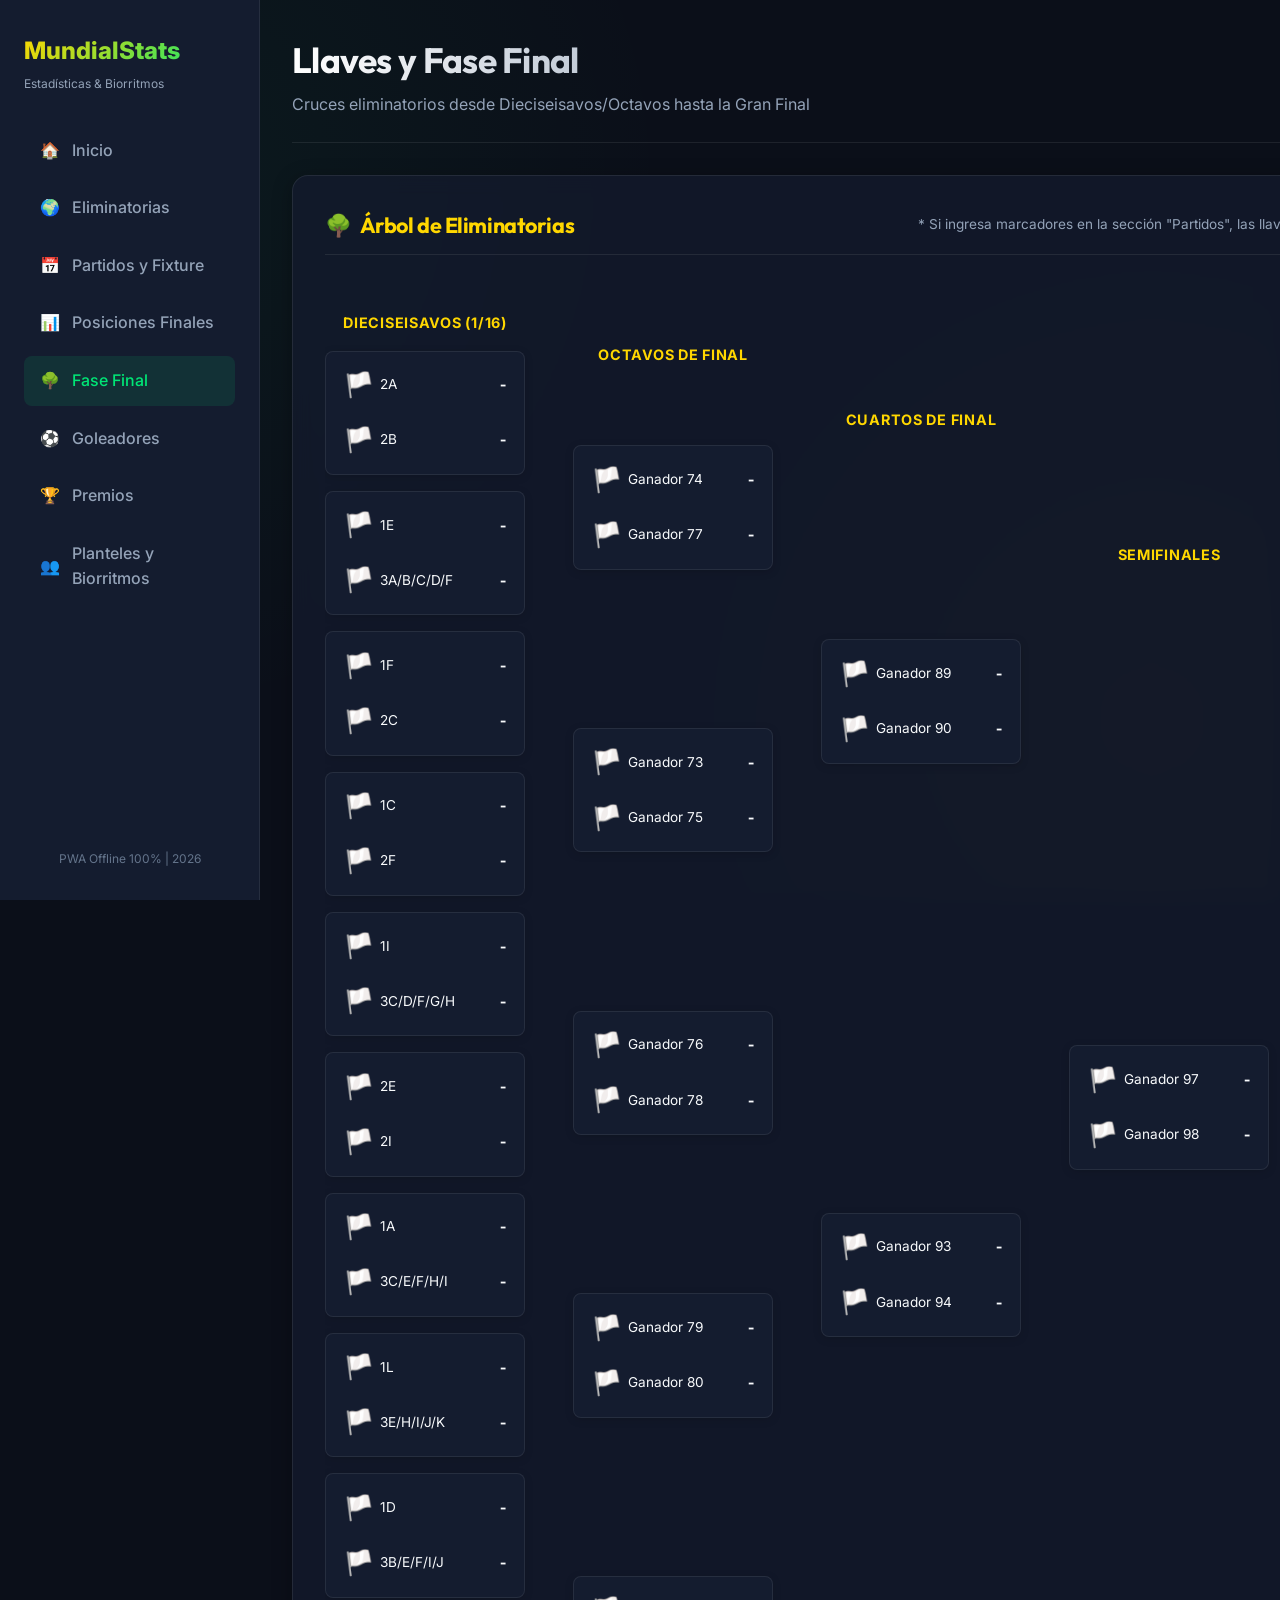
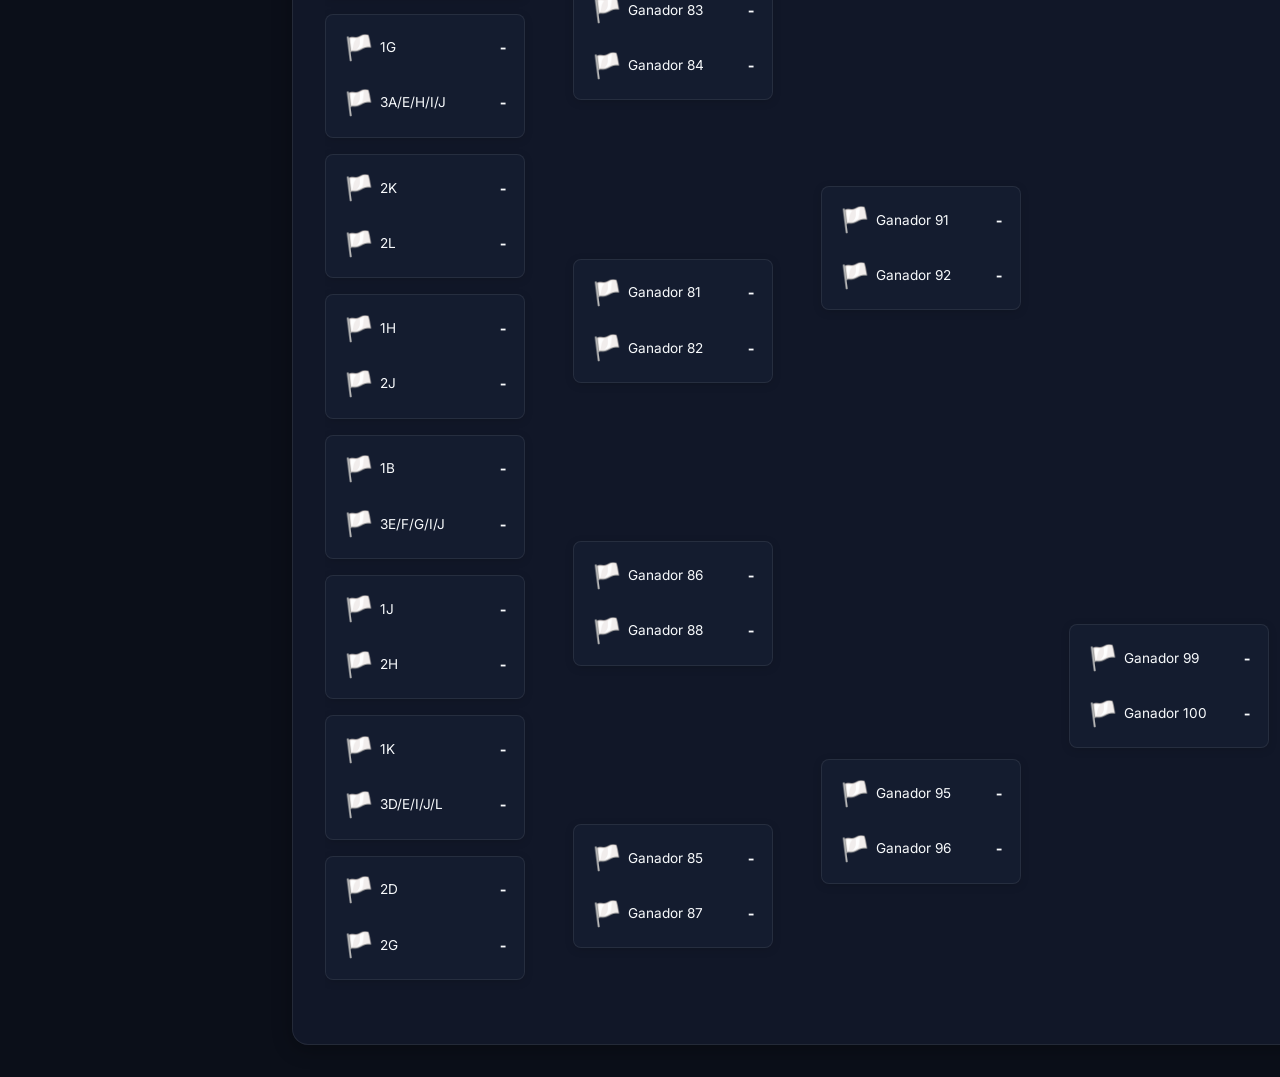
<file: fasefinalllavesresultadosygoles.html>
<!DOCTYPE html>
<html lang="es">
<head>
  <meta charset="utf-8">
  <meta name="viewport" content="width=device-width, initial-scale=1.0">
  <title>Llaves y Fase Final - Mundial de Fútbol</title>
  <link rel="stylesheet" href="css/style.css">
  <link rel="manifest" href="manifest.json">
  <link rel="icon" href="data:image/svg+xml,<svg xmlns=%22http://www.w3.org/2000/svg%22 viewBox=%220 0 100 100%22><text y=%22.9em%22 font-size=%2290%22>🏆</text></svg>">
</head>
<body>

  <div id="offlineBanner" class="offline-banner">
    Estás navegando en Modo Offline. Los datos guardados localmente están activos.
  </div>

  <div class="app-container">
    <!-- Sidebar Navigation -->
    <aside class="app-sidebar">
      <div class="logo-container">
        <span class="logo-title">MundialStats</span>
        <span class="logo-sub">Estadísticas & Biorritmos</span>
      </div>
      <nav>
        <ul class="sidebar-menu">
          <li><a href="index.html"><span>🏠</span> Inicio</a></li>
          <li><a href="eliminatorias.html"><span>🌍</span> Eliminatorias</a></li>
          <li><a href="resultadosyestadistica.html"><span>📅</span> Partidos y Fixture</a></li>
          <li><a href="posicionesfinalesotabla.html"><span>📊</span> Posiciones Finales</a></li>
          <li class="active"><a href="fasefinalllavesresultadosygoles.html"><span>🌳</span> Fase Final</a></li>
          <li><a href="goleadores.html"><span>⚽</span> Goleadores</a></li>
          <li><a href="premios.html"><span>🏆</span> Premios</a></li>
          <li><a href="planteles_argentina.html"><span>👥</span> Planteles y Biorritmos</a></li>
        </ul>
      </nav>
      <div style="margin-top: auto; font-size: 0.75rem; color: var(--text-dark); text-align: center;">
        PWA Offline 100% | 2026
      </div>
    </aside>

    <!-- Main Wrapper -->
    <main class="main-wrapper">
      <header class="top-header">
        <div class="title-section">
          <h1>Llaves y Fase Final</h1>
          <p>Cruces eliminatorios desde Dieciseisavos/Octavos hasta la Gran Final</p>
        </div>
        
        <!-- Year Selector -->
        <div class="wc-selector-container">
          <span class="wc-selector-label">Mundial:</span>
          <select id="wcYearSelect" class="wc-select">
            <!-- Dynamically populated -->
          </select>
        </div>
      </header>

      <section class="glass-card">
        <div class="glass-card-header">
          <h3 class="glass-card-title"><span>🌳</span> Árbol de Eliminatorias</h3>
          <span style="font-size: 0.85rem; color: var(--text-muted);">
            * Si ingresa marcadores en la sección "Partidos", las llaves se actualizarán automáticamente.
          </span>
        </div>
        
        <div class="bracket-wrapper">
          <div id="bracketContainer" class="bracket-container">
            <!-- Rendered Dynamically -->
            <p style="text-align:center; width:100%; color:var(--text-muted); padding:3rem 0;">Cargando llaves...</p>
          </div>
        </div>
      </section>
    </main>
  </div>

  <script src="js/real_rosters.js"></script>
  <script src="js/app.js"></script>
  <script>
    let currentMatches = [];

    async function renderPage(year) {
      const data = await loadWorldCupData(year);
      if (!data) return;

      currentMatches = data.matches || [];
      buildPlayoffTree();
    }

    // Advanced dynamic bracket builder
    function buildPlayoffTree() {
      const container = document.getElementById('bracketContainer');
      const is2026 = state.currentYear === '2026';
      
      // Resolve playoff placeholders if 2026
      let placeholders = {};
      if (is2026) {
        placeholders = resolvePlayoffTeamsFor2026(currentMatches);
      }
      
      // Filter matches by round
      const r32Matches = currentMatches.filter(m => m.round === "Round of 32");
      const r16Matches = currentMatches.filter(m => m.round === "Round of 16" || m.round === "Eighth-finals");
      const qfMatches = currentMatches.filter(m => m.round === "Quarter-final" || m.round === "Quarter-finals");
      const sfMatches = currentMatches.filter(m => m.round === "Semi-final" || m.round === "Semi-finals");
      const finalMatches = currentMatches.filter(m => m.round === "Final");
      const thirdPlaceMatches = currentMatches.filter(m => m.round === "Match for third place" || m.round === "Playoff for 3rd Place");

      // Helper to display team name or its advanced placeholder recursively
      function getDisplayName(rawName) {
        return resolvePlayoffTeamName(rawName, currentMatches);
      }

      function renderMatchCard(match) {
        const t1 = getDisplayName(match.team1);
        const t2 = getDisplayName(match.team2);
        
        let s1 = "-", s2 = "-";
        let p1 = "", p2 = "";
        let winnerClass1 = "", winnerClass2 = "";
        
        if (match.score && match.score.ft) {
          s1 = match.score.ft[0];
          s2 = match.score.ft[1];
          
          if (match.score.p) {
            p1 = `<span style="font-size:0.75rem; color:var(--accent); margin-left:0.25rem; font-weight:600;">(${match.score.p[0]})</span>`;
            p2 = `<span style="font-size:0.75rem; color:var(--accent); margin-left:0.25rem; font-weight:600;">(${match.score.p[1]})</span>`;
          }
          
          if (s1 > s2) winnerClass1 = "winner";
          else if (s2 > s1) winnerClass2 = "winner";
          else if (match.score.p) {
            if (match.score.p[0] > match.score.p[1]) winnerClass1 = "winner";
            else winnerClass2 = "winner";
          }
        }
        
        return `
          <div class="bracket-match">
            <div class="bracket-team ${winnerClass1}">
              <span class="bracket-team-name"><span class="team-flag">${getFlag(t1)}</span> ${t1}</span>
              <span class="bracket-score" style="display:flex; align-items:center;">${s1}${p1}</span>
            </div>
            <div class="bracket-team ${winnerClass2}">
              <span class="bracket-team-name"><span class="team-flag">${getFlag(t2)}</span> ${t2}</span>
              <span class="bracket-score" style="display:flex; align-items:center;">${s2}${p2}</span>
            </div>
          </div>
        `;
      }

      let html = "";

      // Col 1: Dieciseisavos (Round of 32) - only for 2026 (48 teams)
      if (is2026 && r32Matches.length > 0) {
        html += `
          <div class="bracket-column">
            <div class="bracket-round-title">Dieciseisavos (1/16)</div>
            ${r32Matches.map(renderMatchCard).join('<div style="height:1rem;"></div>')}
          </div>
        `;
      }

      // Col 2: Octavos (Round of 16) - for 1986-2022, 2026
      if (r16Matches.length > 0) {
        html += `
          <div class="bracket-column">
            <div class="bracket-round-title">Octavos de Final</div>
            ${r16Matches.map(renderMatchCard).join('<div style="height:2rem;"></div>')}
          </div>
        `;
      }

      // Col 3: Cuartos (Quarter-finals)
      if (qfMatches.length > 0) {
        html += `
          <div class="bracket-column">
            <div class="bracket-round-title">Cuartos de Final</div>
            ${qfMatches.map(renderMatchCard).join('<div style="height:4rem;"></div>')}
          </div>
        `;
      }

      // Col 4: Semifinales (Semi-finals)
      if (sfMatches.length > 0) {
        html += `
          <div class="bracket-column">
            <div class="bracket-round-title">Semifinales</div>
            ${sfMatches.map(renderMatchCard).join('<div style="height:8rem;"></div>')}
          </div>
        `;
      }

      // Col 5: Tercer Puesto & Final
      if (finalMatches.length > 0 || thirdPlaceMatches.length > 0) {
        let finalHTML = "";
        if (thirdPlaceMatches.length > 0) {
          finalHTML += `<div class="bracket-round-title">Tercer Puesto</div>`;
          finalHTML += thirdPlaceMatches.map(renderMatchCard).join('');
          finalHTML += `<div style="height:3rem;"></div>`;
        }
        if (finalMatches.length > 0) {
          finalHTML += `<div class="bracket-round-title" style="color:var(--accent);">Gran Final</div>`;
          finalHTML += finalMatches.map(renderMatchCard).join('');
        }
        
        html += `
          <div class="bracket-column" style="justify-content: center;">
            ${finalHTML}
          </div>
        `;
      }

      if (html === "") {
        container.innerHTML = `<p style="text-align:center; width:100%; color:var(--text-muted); padding:3rem 0;">Este mundial no tiene fase eliminatoria directa registrada en este formato (ej. formato de liguilla final 1950).</p>`;
      } else {
        container.innerHTML = html;
      }
    }

    // Init
    setupYearSelector(renderPage);
    renderPage(state.currentYear);
  </script>
</body>
</html>
</file>
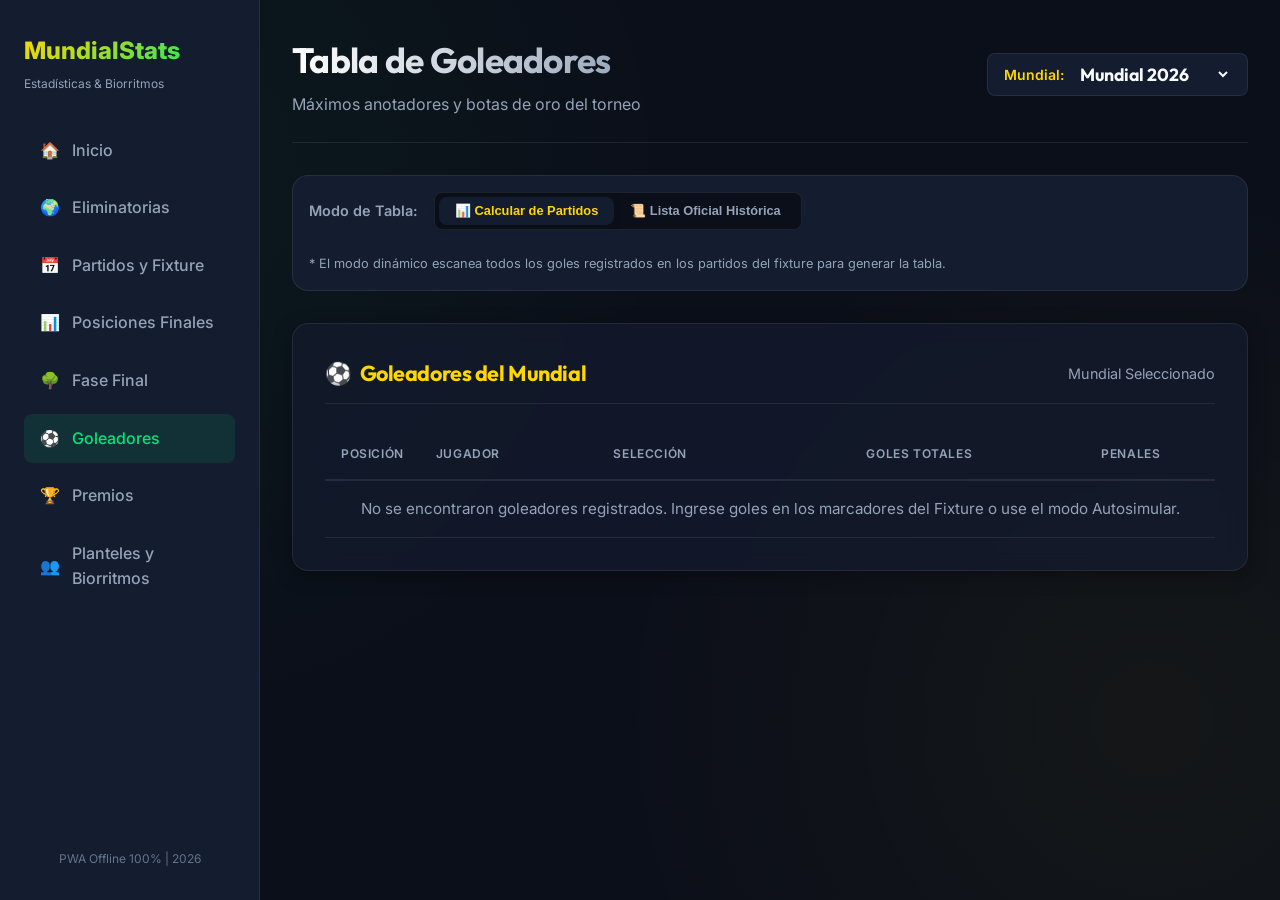
<file: goleadores.html>
<!DOCTYPE html>
<html lang="es">
<head>
  <meta charset="utf-8">
  <meta name="viewport" content="width=device-width, initial-scale=1.0">
  <title>Goleadores - Mundial de Fútbol</title>
  <link rel="stylesheet" href="css/style.css">
  <link rel="manifest" href="manifest.json">
  <link rel="icon" href="data:image/svg+xml,<svg xmlns=%22http://www.w3.org/2000/svg%22 viewBox=%220 0 100 100%22><text y=%22.9em%22 font-size=%2290%22>🏆</text></svg>">
</head>
<body>

  <div id="offlineBanner" class="offline-banner">
    Estás navegando en Modo Offline. Los datos guardados localmente están activos.
  </div>

  <div class="app-container">
    <!-- Sidebar Navigation -->
    <aside class="app-sidebar">
      <div class="logo-container">
        <span class="logo-title">MundialStats</span>
        <span class="logo-sub">Estadísticas & Biorritmos</span>
      </div>
      <nav>
        <ul class="sidebar-menu">
          <li><a href="index.html"><span>🏠</span> Inicio</a></li>
          <li><a href="eliminatorias.html"><span>🌍</span> Eliminatorias</a></li>
          <li><a href="resultadosyestadistica.html"><span>📅</span> Partidos y Fixture</a></li>
          <li><a href="posicionesfinalesotabla.html"><span>📊</span> Posiciones Finales</a></li>
          <li><a href="fasefinalllavesresultadosygoles.html"><span>🌳</span> Fase Final</a></li>
          <li class="active"><a href="goleadores.html"><span>⚽</span> Goleadores</a></li>
          <li><a href="premios.html"><span>🏆</span> Premios</a></li>
          <li><a href="planteles_argentina.html"><span>👥</span> Planteles y Biorritmos</a></li>
        </ul>
      </nav>
      <div style="margin-top: auto; font-size: 0.75rem; color: var(--text-dark); text-align: center;">
        PWA Offline 100% | 2026
      </div>
    </aside>

    <!-- Main Wrapper -->
    <main class="main-wrapper">
      <header class="top-header">
        <div class="title-section">
          <h1>Tabla de Goleadores</h1>
          <p>Máximos anotadores y botas de oro del torneo</p>
        </div>
        
        <!-- Year Selector -->
        <div class="wc-selector-container">
          <span class="wc-selector-label">Mundial:</span>
          <select id="wcYearSelect" class="wc-select">
            <!-- Dynamically populated -->
          </select>
        </div>
      </header>

      <!-- Toggle modes -->
      <section class="toggle-panel">
        <span class="toggle-label">Modo de Tabla:</span>
        <div class="option-group">
          <button id="btnCalcMode" class="option-btn active" onclick="setScorerMode('calculated')">📊 Calcular de Partidos</button>
          <button id="btnHistMode" class="option-btn" onclick="setScorerMode('historical')">📜 Lista Oficial Histórica</button>
        </div>
        <p style="font-size:0.8rem; color:var(--text-muted); width: 100%; margin-top: 0.5rem;">
          * El modo dinámico escanea todos los goles registrados en los partidos del fixture para generar la tabla.
        </p>
      </section>

      <!-- Scorers List -->
      <section class="glass-card">
        <div class="glass-card-header">
          <h3 class="glass-card-title"><span>⚽</span> Goleadores del Mundial</h3>
          <span id="scorersSub" style="font-size: 0.9rem; color: var(--text-muted);">Mundial Seleccionado</span>
        </div>
        <div class="table-container">
          <table class="premium-table">
            <thead>
              <tr>
                <th style="width: 80px; text-align: center;">Posición</th>
                <th>Jugador</th>
                <th>Selección</th>
                <th style="text-align: center;">Goles Totales</th>
                <th style="text-align: center;">Penales</th>
              </tr>
            </thead>
            <tbody id="scorersTableBody">
              <!-- Dynamically populated -->
              <tr><td colspan="5" style="text-align: center; color: var(--text-muted);">Cargando goleadores...</td></tr>
            </tbody>
          </table>
        </div>
      </section>
    </main>
  </div>

  <script src="js/real_rosters.js"></script>
  <script src="js/app.js"></script>
  <script>
    let scorerMode = 'calculated';
    let currentMatches = [];

    // Official Historical Scorers database (Fallback and curated)
    const officialScorers = {
      '2022': [
        { name: 'Kylian Mbappé', team: 'Francia', goals: 8, penalties: 2 },
        { name: 'Lionel Messi', team: 'Argentina', goals: 7, penalties: 4 },
        { name: 'Olivier Giroud', team: 'Francia', goals: 4, penalties: 0 },
        { name: 'Julián Álvarez', team: 'Argentina', goals: 4, penalties: 0 }
      ],
      '2018': [
        { name: 'Harry Kane', team: 'Inglaterra', goals: 6, penalties: 3 },
        { name: 'Antoine Griezmann', team: 'Francia', goals: 4, penalties: 3 },
        { name: 'Romelu Lukaku', team: 'Bélgica', goals: 4, penalties: 0 },
        { name: 'Kylian Mbappé', team: 'Francia', goals: 4, penalties: 0 },
        { name: 'Cristiano Ronaldo', team: 'Portugal', goals: 4, penalties: 1 },
        { name: 'Denis Cheryshev', team: 'Rusia', goals: 4, penalties: 0 }
      ],
      '2014': [
        { name: 'James Rodríguez', team: 'Colombia', goals: 6, penalties: 1 },
        { name: 'Thomas Müller', team: 'Alemania', goals: 5, penalties: 1 },
        { name: 'Neymar Jr', team: 'Brasil', goals: 4, penalties: 1 },
        { name: 'Lionel Messi', team: 'Argentina', goals: 4, penalties: 0 },
        { name: 'Robin van Persie', team: 'Paises Bajos', goals: 4, penalties: 1 }
      ],
      '2010': [
        { name: 'Thomas Müller', team: 'Alemania', goals: 5, penalties: 0 },
        { name: 'David Villa', team: 'España', goals: 5, penalties: 1 },
        { name: 'Wesley Sneijder', team: 'Paises Bajos', goals: 5, penalties: 0 },
        { name: 'Diego Forlán', team: 'Uruguay', goals: 5, penalties: 1 }
      ],
      '2006': [
        { name: 'Miroslav Klose', team: 'Alemania', goals: 5, penalties: 0 },
        { name: 'Hernán Crespo', team: 'Argentina', goals: 3, penalties: 0 },
        { name: 'Ronaldo Nazário', team: 'Brasil', goals: 3, penalties: 0 },
        { name: 'Thierry Henry', team: 'Francia', goals: 3, penalties: 0 },
        { name: 'Zinedine Zidane', team: 'Francia', goals: 3, penalties: 2 }
      ],
      '2002': [
        { name: 'Ronaldo Nazário', team: 'Brasil', goals: 8, penalties: 0 },
        { name: 'Miroslav Klose', team: 'Alemania', goals: 5, penalties: 0 },
        { name: 'Rivaldo', team: 'Brasil', goals: 5, penalties: 1 }
      ],
      '1998': [
        { name: 'Davor Šuker', team: 'Croacia', goals: 6, penalties: 1 },
        { name: 'Gabriel Batistuta', team: 'Argentina', goals: 5, penalties: 2 },
        { name: 'Christian Vieri', team: 'Italia', goals: 5, penalties: 0 }
      ],
      '1994': [
        { name: 'Hristo Stoichkov', team: 'Bulgaria', goals: 6, penalties: 3 },
        { name: 'Oleg Salenko', team: 'Rusia', goals: 6, penalties: 2 }
      ],
      '1990': [
        { name: 'Salvatore Schillaci', team: 'Italia', goals: 6, penalties: 1 },
        { name: 'Tomáš Skuhravý', team: 'Checoslovaquia', goals: 5, penalties: 0 }
      ],
      '1986': [
        { name: 'Gary Lineker', team: 'Inglaterra', goals: 6, penalties: 0 },
        { name: 'Diego Maradona', team: 'Argentina', goals: 5, penalties: 0 },
        { name: 'Careca', team: 'Brasil', goals: 5, penalties: 1 },
        { name: 'Emilio Butragueño', team: 'España', goals: 5, penalties: 1 }
      ],
      '1982': [
        { name: 'Paolo Rossi', team: 'Italia', goals: 6, penalties: 0 },
        { name: 'Karl-Heinz Rummenigge', team: 'Alemania Occidental', goals: 5, penalties: 0 }
      ],
      '1978': [
        { name: 'Mario Kempes', team: 'Argentina', goals: 6, penalties: 0 },
        { name: 'Teófilo Cubillas', team: 'Perú', goals: 5, penalties: 2 },
        { name: 'Rob Rensenbrink', team: 'Paises Bajos', goals: 5, penalties: 4 }
      ],
      '1974': [
        { name: 'Grzegorz Lato', team: 'Polonia', goals: 7, penalties: 0 },
        { name: 'Andrzej Szarmach', team: 'Polonia', goals: 5, penalties: 0 },
        { name: 'Johan Neeskens', team: 'Paises Bajos', goals: 5, penalties: 3 }
      ],
      '1970': [
        { name: 'Gerd Müller', team: 'Alemania Occidental', goals: 10, penalties: 1 },
        { name: 'Jairzinho', team: 'Brasil', goals: 7, penalties: 0 },
        { name: 'Teófilo Cubillas', team: 'Perú', goals: 5, penalties: 0 }
      ],
      '1966': [
        { name: 'Eusébio', team: 'Portugal', goals: 9, penalties: 4 },
        { name: 'Helmut Haller', team: 'Alemania Occidental', goals: 6, penalties: 1 }
      ],
      '1962': [
        { name: 'Garrincha', team: 'Brasil', goals: 4, penalties: 0 },
        { name: 'Vavá', team: 'Brasil', goals: 4, penalties: 0 },
        { name: 'Leonel Sánchez', team: 'Chile', goals: 4, penalties: 1 },
        { name: 'Flórián Albert', team: 'Hungría', goals: 4, penalties: 0 },
        { name: 'Valentin Ivanov', team: 'Unión Soviética', goals: 4, penalties: 1 },
        { name: 'Dražan Jerković', team: 'Yugoslavia', goals: 4, penalties: 0 }
      ],
      '1958': [
        { name: 'Just Fontaine', team: 'Francia', goals: 13, penalties: 0 },
        { name: 'Pelé', team: 'Brasil', goals: 6, penalties: 0 },
        { name: 'Helmut Rahn', team: 'Alemania Occidental', goals: 6, penalties: 0 }
      ],
      '1954': [
        { name: 'Sándor Kocsis', team: 'Hungría', goals: 11, penalties: 0 },
        { name: 'Josef Hügi', team: 'Suiza', goals: 6, penalties: 0 },
        { name: 'Max Morlock', team: 'Alemania Occidental', goals: 6, penalties: 0 }
      ],
      '1950': [
        { name: 'Ademir', team: 'Brasil', goals: 8, penalties: 0 },
        { name: 'Oscar Míguez', team: 'Uruguay', goals: 5, penalties: 0 }
      ],
      '1938': [
        { name: 'Leônidas', team: 'Brasil', goals: 7, penalties: 0 },
        { name: 'Gyula Zsengellér', team: 'Hungría', goals: 5, penalties: 1 }
      ],
      '1934': [
        { name: 'Oldřich Nejedlý', team: 'Checoslovaquia', goals: 5, penalties: 0 },
        { name: 'Edmund Conen', team: 'Alemania', goals: 4, penalties: 0 },
        { name: 'Angelo Schiavio', team: 'Italia', goals: 4, penalties: 0 }
      ],
      '1930': [
        { name: 'Guillermo Stábile', team: 'Argentina', goals: 8, penalties: 0 },
        { name: 'José Pedro Cea', team: 'Uruguay', goals: 5, penalties: 0 }
      ]
    };

    async function renderPage(year) {
      const data = await loadWorldCupData(year);
      if (!data) return;

      currentMatches = data.matches || [];
      displayScorers();
    }

    function setScorerMode(mode) {
      scorerMode = mode;
      
      document.getElementById('btnCalcMode').classList.toggle('active', mode === 'calculated');
      document.getElementById('btnHistMode').classList.toggle('active', mode === 'historical');
      
      displayScorers();
    }

    function displayScorers() {
      const tbody = document.getElementById('scorersTableBody');
      const year = state.currentYear;
      
      // Official list mode
      if (scorerMode === 'historical') {
        const list = officialScorers[year] || [];
        if (list.length > 0) {
          tbody.innerHTML = list.map((scorer, idx) => `
            <tr>
              <td style="font-weight:700; text-align:center;">${idx + 1}.</td>
              <td style="font-weight:600;">${scorer.name}</td>
              <td><span class="team-cell"><span class="team-flag">${getFlag(scorer.team)}</span> ${scorer.team}</span></td>
              <td style="text-align:center; font-weight:700; color:var(--accent);">${scorer.goals}</td>
              <td style="text-align:center; color:var(--text-muted);">${scorer.penalties}</td>
            </tr>
          `).join('');
          document.getElementById('scorersSub').innerText = "Lista Histórica Oficial (Botas de Oro)";
          return;
        } else {
          // Fallback to calculation if no data
          tbody.innerHTML = `<tr><td colspan="5" style="text-align: center; color: var(--text-muted);">No hay lista oficial guardada para este año. Calculando desde partidos...</td></tr>`;
          setTimeout(() => { setScorerMode('calculated'); }, 1000);
          return;
        }
      }

      // Calculated Mode (parse matches)
      const calculatedList = calculateTopScorers(currentMatches);
      
      if (calculatedList.length > 0) {
        tbody.innerHTML = calculatedList.slice(0, 30).map((scorer, idx) => `
          <tr>
            <td style="font-weight:700; text-align:center;">${idx + 1}.</td>
            <td style="font-weight:600;">${scorer.name}</td>
            <td><span class="team-cell"><span class="team-flag">${getFlag(scorer.team)}</span> ${scorer.team}</span></td>
            <td style="text-align:center; font-weight:700; color:var(--accent);">${scorer.goals}</td>
            <td style="text-align:center; color:var(--text-muted);">${scorer.penalties}</td>
          </tr>
        `).join('');
        document.getElementById('scorersSub').innerText = "Calculada dinámicamente en base a goles de partidos";
      } else {
        tbody.innerHTML = `<tr><td colspan="5" style="text-align: center; color: var(--text-muted);">No se encontraron goleadores registrados. Ingrese goles en los marcadores del Fixture o use el modo Autosimular.</td></tr>`;
      }
    }

    // Init
    setupYearSelector(renderPage);
    renderPage(state.currentYear);
  </script>
</body>
</html>
</file>
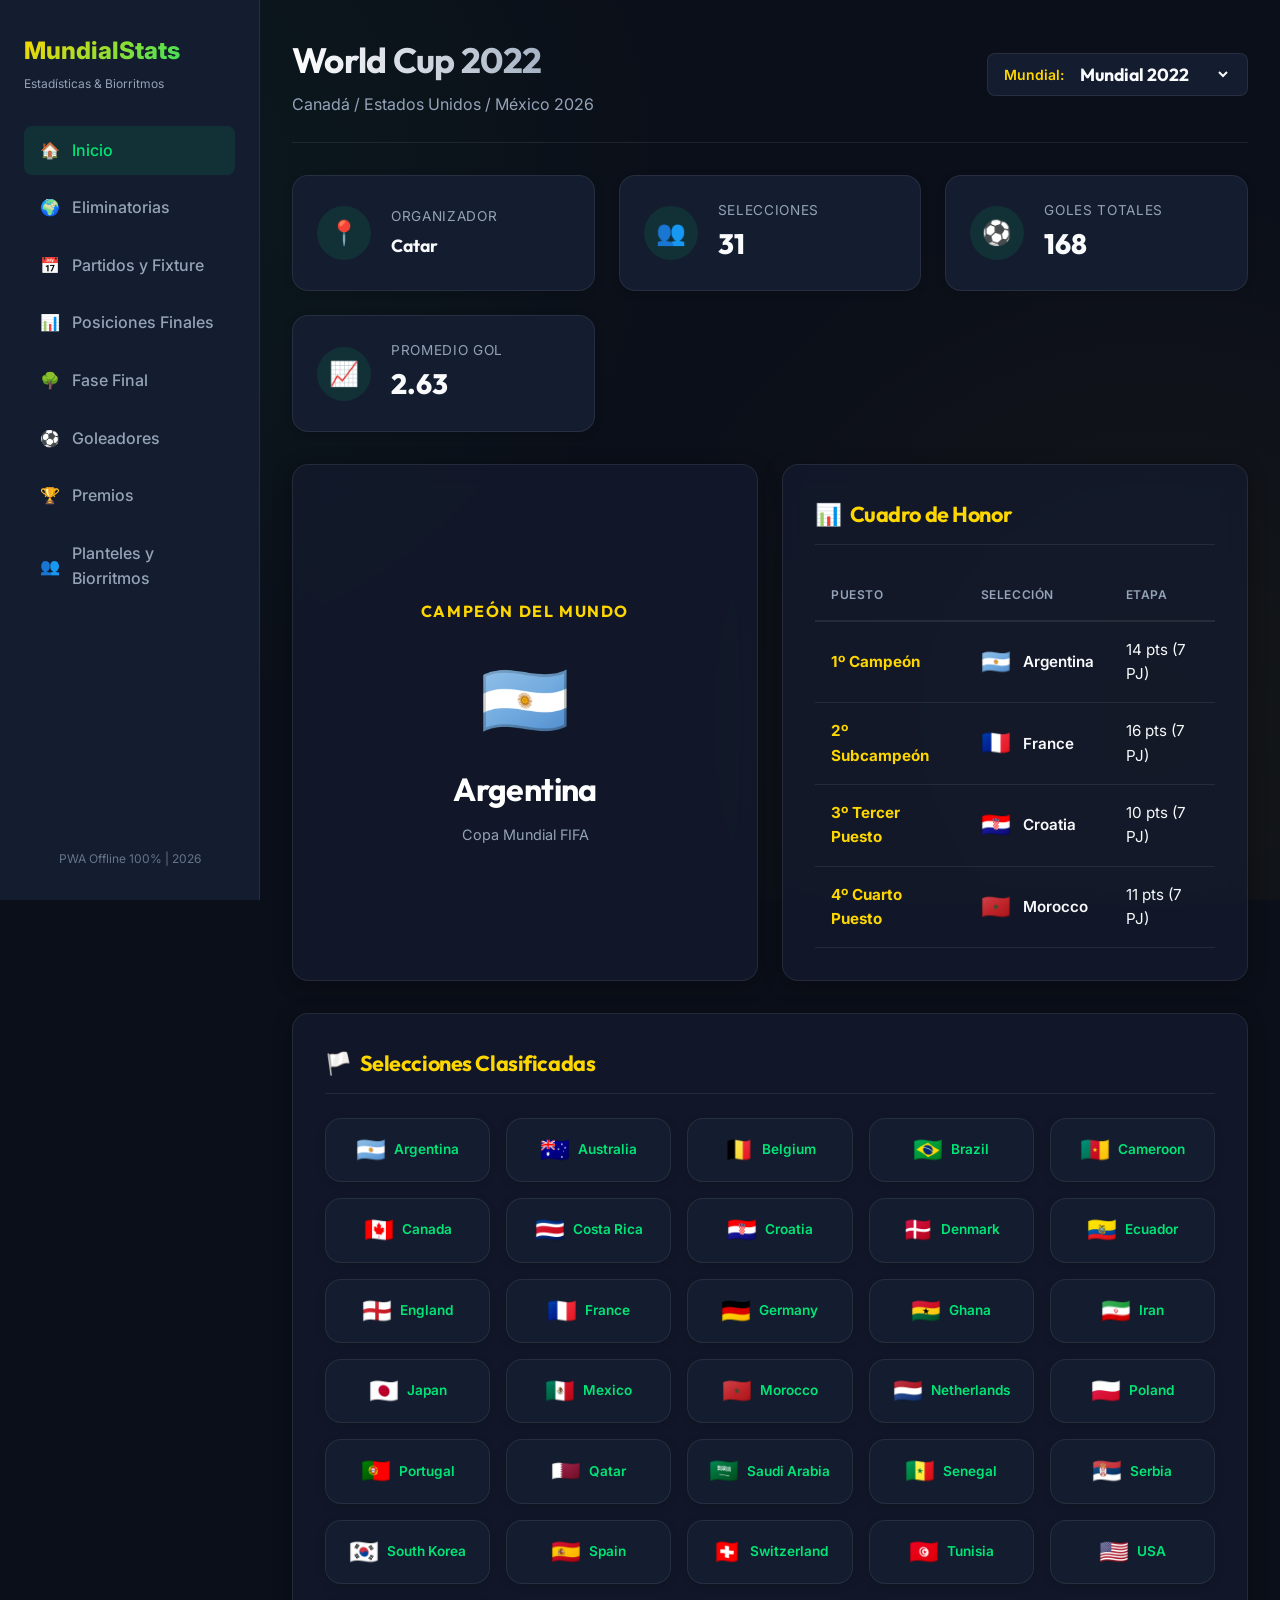
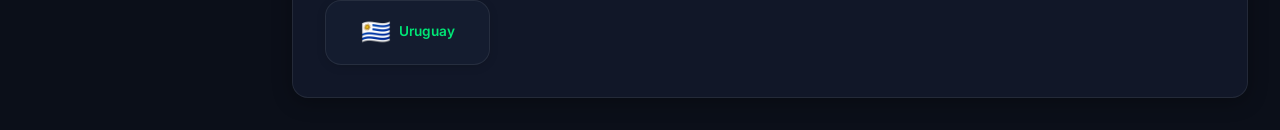
<file: mundialdefutbol2022.html>
<!DOCTYPE html>
<html lang="es">
<head>
  <meta charset="utf-8">
  <title>Copa del Mundo 2022 - Redirección</title>
  <meta name="description" content="Redirigiendo a las estadísticas y resultados del Mundial de Fútbol 2022 en la nueva PWA Offline.">
  <script>
    localStorage.setItem('wc_selected_year', '2022');
    window.location.href = 'index.html';
  </script>
</head>
<body>
  <div style="font-family: sans-serif; display: flex; justify-content: center; align-items: center; height: 100vh; background-color: #0b0f19; color: #fff; text-align: center;">
    <div>
      <h2 style="margin-bottom: 1rem;">Cargando Mundial Catar 2022...</h2>
      <p style="color: #94a3b8;">Redirigiendo al panel dinámico. Si no es redirigido automáticamente, <a href="index.html" style="color: #00e676; text-decoration: none;">haga clic aquí</a>.</p>
    </div>
  </div>
</body>
</html>
</file>
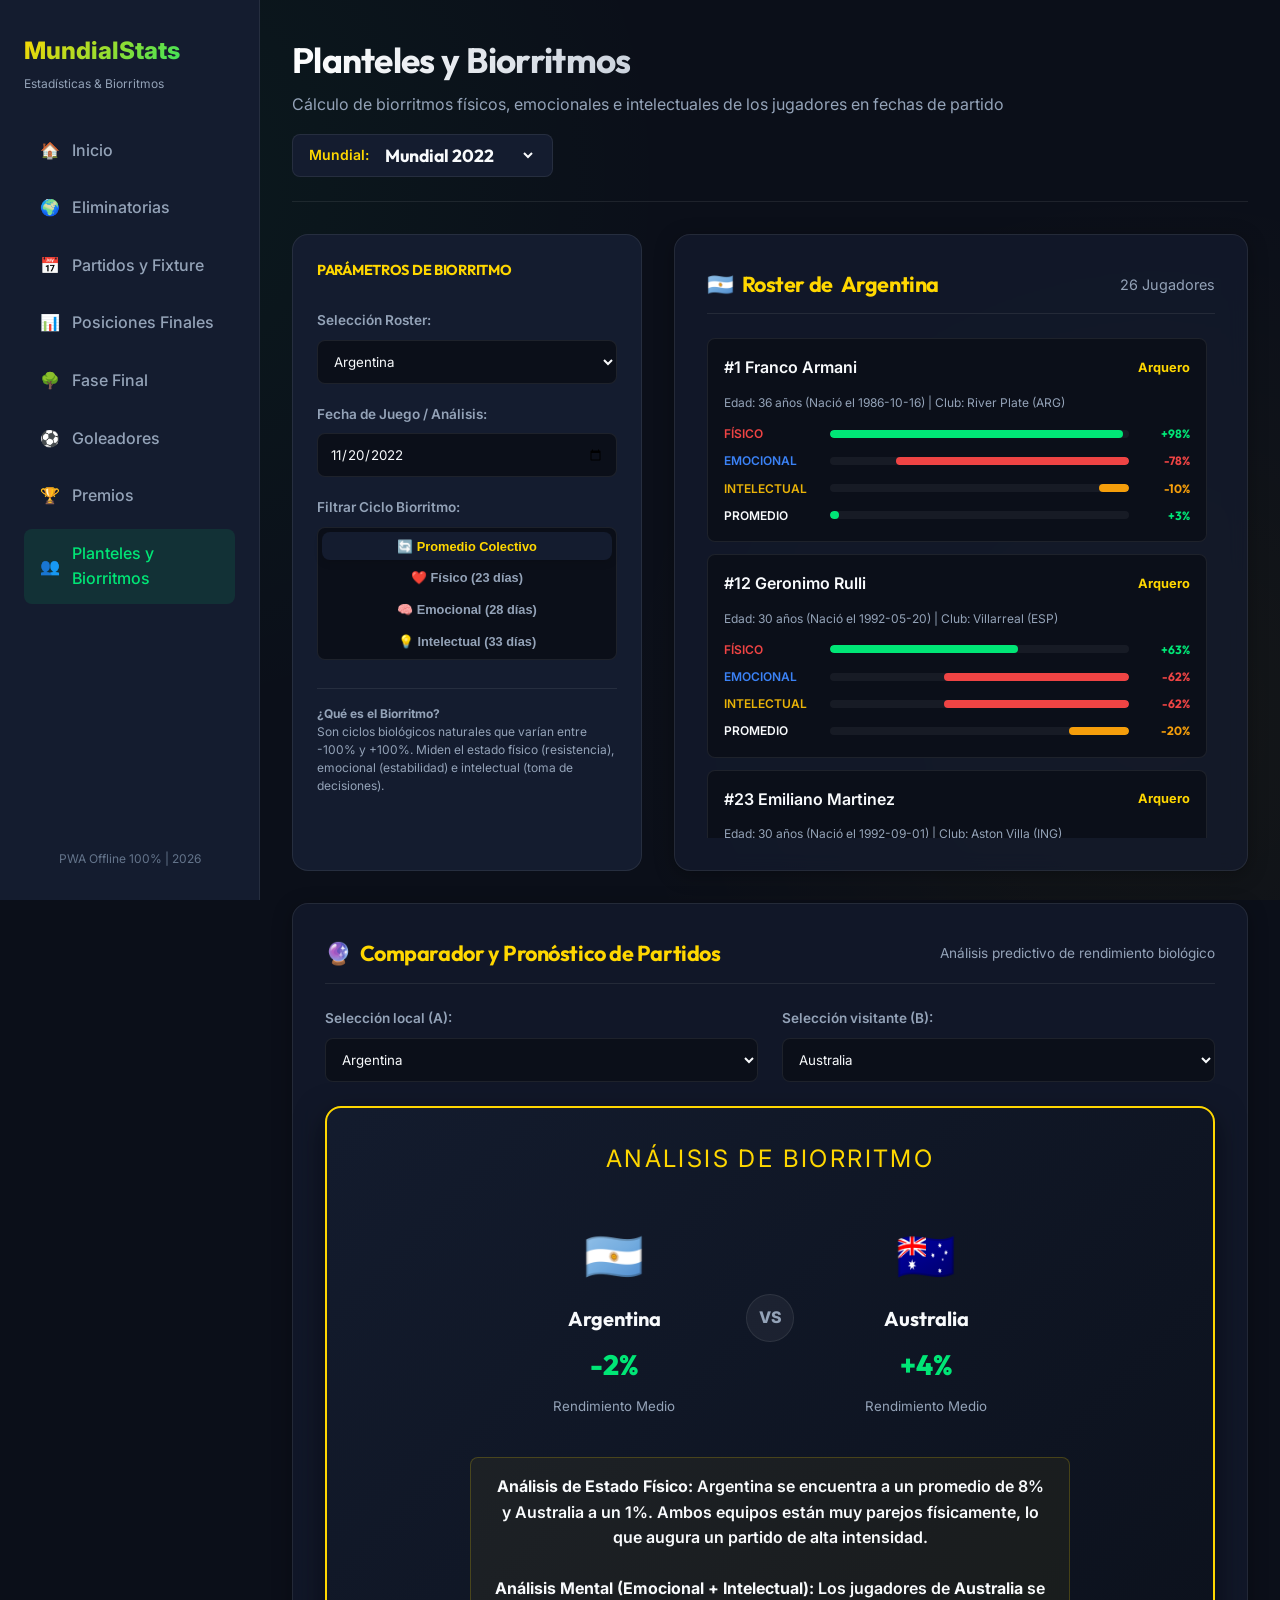
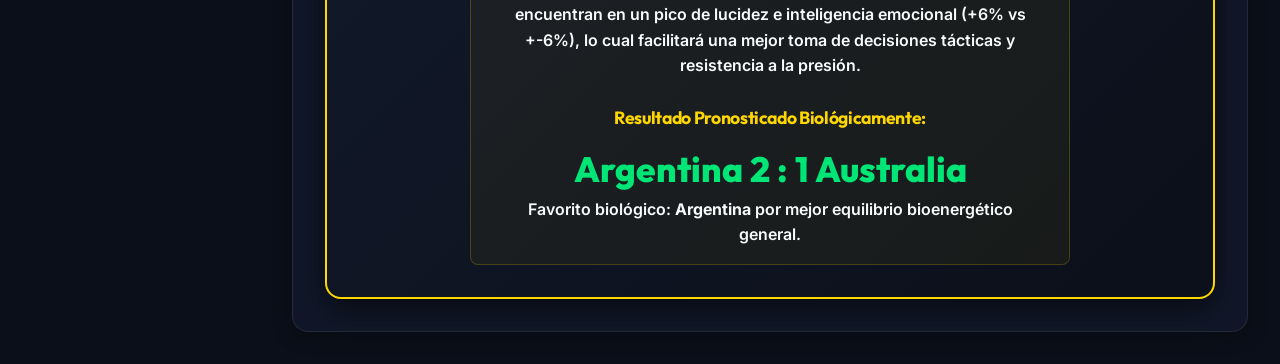
<file: planteles_argentina.html>
<!DOCTYPE html>
<html lang="es">
<head>
  <meta charset="utf-8">
  <meta name="viewport" content="width=device-width, initial-scale=1.0">
  <title>Planteles y Biorritmos - Mundial de Fútbol</title>
  <link rel="stylesheet" href="css/style.css">
  <link rel="manifest" href="manifest.json">
  <link rel="icon" href="data:image/svg+xml,<svg xmlns=%22http://www.w3.org/2000/svg%22 viewBox=%220 0 100 100%22><text y=%22.9em%22 font-size=%2290%22>🏆</text></svg>">
</head>
<body>

  <div id="offlineBanner" class="offline-banner">
    Estás navegando en Modo Offline. Los datos guardados localmente están activos.
  </div>

  <div class="app-container">
    <!-- Sidebar Navigation -->
    <aside class="app-sidebar">
      <div class="logo-container">
        <span class="logo-title">MundialStats</span>
        <span class="logo-sub">Estadísticas & Biorritmos</span>
      </div>
      <nav>
        <ul class="sidebar-menu">
          <li><a href="index.html"><span>🏠</span> Inicio</a></li>
          <li><a href="eliminatorias.html"><span>🌍</span> Eliminatorias</a></li>
          <li><a href="resultadosyestadistica.html"><span>📅</span> Partidos y Fixture</a></li>
          <li><a href="posicionesfinalesotabla.html"><span>📊</span> Posiciones Finales</a></li>
          <li><a href="fasefinalllavesresultadosygoles.html"><span>🌳</span> Fase Final</a></li>
          <li><a href="goleadores.html"><span>⚽</span> Goleadores</a></li>
          <li><a href="premios.html"><span>🏆</span> Premios</a></li>
          <li class="active"><a href="planteles_argentina.html"><span>👥</span> Planteles y Biorritmos</a></li>
        </ul>
      </nav>
      <div style="margin-top: auto; font-size: 0.75rem; color: var(--text-dark); text-align: center;">
        PWA Offline 100% | 2026
      </div>
    </aside>

    <!-- Main Wrapper -->
    <main class="main-wrapper">
      <header class="top-header">
        <div class="title-section">
          <h1>Planteles y Biorritmos</h1>
          <p>Cálculo de biorritmos físicos, emocionales e intelectuales de los jugadores en fechas de partido</p>
        </div>
        
        <!-- Year Selector -->
        <div class="wc-selector-container">
          <span class="wc-selector-label">Mundial:</span>
          <select id="wcYearSelect" class="wc-select">
            <!-- Dynamically populated -->
          </select>
        </div>
      </header>

      <!-- Selection & Parameter Controls -->
      <section class="biorhythm-container">
        <!-- Input parameters pane -->
        <div class="selection-pane">
          <h3 style="color: var(--accent); margin-bottom: 0.5rem; text-transform: uppercase; font-size:0.9rem;">Parámetros de Biorritmo</h3>
          
          <div class="form-group">
            <label for="teamSelect">Selección Roster:</label>
            <select id="teamSelect" class="form-control" onchange="renderRoster()">
              <!-- Dynamically populated -->
            </select>
          </div>

          <div class="form-group">
            <label for="targetDate">Fecha de Juego / Análisis:</label>
            <input type="date" id="targetDate" class="form-control" value="2026-06-11" onchange="updateAnalysis()">
          </div>

          <div class="form-group">
            <label>Filtrar Ciclo Biorritmo:</label>
            <div class="option-group" style="flex-direction: column; gap:0.25rem;">
              <button id="cycle_avg" class="option-btn active" onclick="setCycleFilter('avg')">🔄 Promedio Colectivo</button>
              <button id="cycle_phys" class="option-btn" onclick="setCycleFilter('phys')">❤️ Físico (23 días)</button>
              <button id="cycle_emot" class="option-btn" onclick="setCycleFilter('emot')">🧠 Emocional (28 días)</button>
              <button id="cycle_intel" class="option-btn" onclick="setCycleFilter('intel')">💡 Intelectual (33 días)</button>
            </div>
          </div>
          
          <div style="border-top:1px solid var(--border-color); padding-top:1rem; margin-top:0.5rem;">
            <p style="font-size:0.75rem; color:var(--text-muted); line-height: 1.5;">
              <b>¿Qué es el Biorritmo?</b><br>
              Son ciclos biológicos naturales que varían entre -100% y +100%. Miden el estado físico (resistencia), emocional (estabilidad) e intelectual (toma de decisiones).
            </p>
          </div>
        </div>

        <!-- Roster Visualizer with Biorhythm values -->
        <div class="glass-card">
          <div class="glass-card-header">
            <h3 class="glass-card-title"><span id="rosterTitleFlag">🇦🇷</span> Roster de <span id="rosterTitleName">Argentina</span></h3>
            <span id="playerCount" style="font-size: 0.9rem; color: var(--text-muted);">26 Jugadores</span>
          </div>
          
          <div id="rosterContainer" class="player-list">
            <!-- Dynamically populated player cards -->
          </div>
        </div>
      </section>

      <!-- Match Predictor Section -->
      <section class="glass-card">
        <div class="glass-card-header">
          <h3 class="glass-card-title"><span>🔮</span> Comparador y Pronóstico de Partidos</h3>
          <span style="font-size: 0.85rem; color: var(--text-muted);">Análisis predictivo de rendimiento biológico</span>
        </div>

        <div style="display:grid; grid-template-columns: 1fr 1fr; gap:1.5rem;" class="responsive-double-col">
          <div class="form-group">
            <label for="predictTeam1">Selección local (A):</label>
            <select id="predictTeam1" class="form-control" onchange="runMatchPrediction()"></select>
          </div>
          <div class="form-group">
            <label for="predictTeam2">Selección visitante (B):</label>
            <select id="predictTeam2" class="form-control" onchange="runMatchPrediction()"></select>
          </div>
        </div>

        <!-- Prediction Summary Card -->
        <div id="forecastContainer" class="forecast-card">
          <div class="forecast-title">Análisis de Biorritmo</div>
          <div class="forecast-vs">
            <div class="forecast-team-block">
              <span id="foreFlag1" class="forecast-flag">🏳️</span>
              <span id="foreName1" class="forecast-team-name">Selección A</span>
              <span id="foreIndex1" class="forecast-index">--%</span>
              <small style="color:var(--text-muted);">Rendimiento Medio</small>
            </div>
            
            <div class="forecast-vs-circle">VS</div>
            
            <div class="forecast-team-block">
              <span id="foreFlag2" class="forecast-flag">🏳️</span>
              <span id="foreName2" class="forecast-team-name">Selección B</span>
              <span id="foreIndex2" class="forecast-index">--%</span>
              <small style="color:var(--text-muted);">Rendimiento Medio</small>
            </div>
          </div>
          
          <div id="foreVerdict" class="forecast-verdict">
            Selecciona dos equipos para calcular el pronóstico biológico del partido.
          </div>
          
          <div id="simulationActionBox" style="display:none; gap:1rem;">
            <button class="btn btn-primary" onclick="applySimulatedScore()">⚽ Guardar Resultado Simulado en Fixture</button>
          </div>
        </div>
      </section>

    </main>
  </div>

  <script src="js/real_rosters.js"></script>
  <script src="js/app.js"></script>
  <script>
    let currentTeams = [];
    let currentMatches = [];   // needed by applySimulatedScore
    let cycleFilter = 'avg';   // 'avg', 'phys', 'emot', 'intel'
    let predictedScore = null;

    async function renderPage(year) {
      const data = await loadWorldCupData(year);
      if (!data) return;
      currentMatches = data.matches || [];

      // Extract unique teams from matches
      const teamSet = new Set();
      data.matches.forEach(m => {
        if (m.team1 && !m.team1.match(/^[0-9]/) && !m.team1.startsWith("W")) teamSet.add(m.team1);
        if (m.team2 && !m.team2.match(/^[0-9]/) && !m.team2.startsWith("W")) teamSet.add(m.team2);
      });
      
      currentTeams = Array.from(teamSet).sort();

      // Populate selects
      const teamSelect = document.getElementById('teamSelect');
      const pred1 = document.getElementById('predictTeam1');
      const pred2 = document.getElementById('predictTeam2');
      
      const teamOptions = currentTeams.map(t => `<option value="${t}">${t}</option>`).join('');
      teamSelect.innerHTML = teamOptions;
      pred1.innerHTML = teamOptions;
      pred2.innerHTML = teamOptions;
      
      // Handle URL Query Params
      const urlParams = new URLSearchParams(window.location.search);
      const preTeam1 = urlParams.get('team1');
      const preTeam2 = urlParams.get('team2');
      const preDate = urlParams.get('date');
      const preTeam = urlParams.get('team');
      
      if (preDate) {
        document.getElementById('targetDate').value = preDate;
      } else {
        // Set default date based on year
        if (year === '2026') {
          document.getElementById('targetDate').value = "2026-06-11";
        } else {
          // Pre-populate with first match date
          if (data.matches.length > 0) {
            document.getElementById('targetDate').value = data.matches[0].date;
          }
        }
      }
      
      if (preTeam && currentTeams.includes(preTeam)) {
        teamSelect.value = preTeam;
      }
      
      if (preTeam1 && preTeam2 && currentTeams.includes(preTeam1) && currentTeams.includes(preTeam2)) {
        pred1.value = preTeam1;
        pred2.value = preTeam2;
        teamSelect.value = preTeam1;
      } else {
        // Default select values
        if (currentTeams.length >= 2) {
          pred1.value = currentTeams[0];
          pred2.value = currentTeams[1];
        }
      }
      
      updateAnalysis();
    }

    function setCycleFilter(filter) {
      cycleFilter = filter;
      const buttons = ['cycle_avg', 'cycle_phys', 'cycle_emot', 'cycle_intel'];
      buttons.forEach(b => {
        document.getElementById(b).classList.toggle('active', b === `cycle_${filter}`);
      });
      renderRoster();
    }

    function updateAnalysis() {
      renderRoster();
      runMatchPrediction();
    }

    // Render roster of players with biorhythm bars
    function renderRoster() {
      const team = document.getElementById('teamSelect').value;
      const targetDate = document.getElementById('targetDate').value;
      const roster = generateRoster(team, state.currentYear);
      
      document.getElementById('rosterTitleName').innerText = team;
      document.getElementById('rosterTitleFlag').innerText = getFlag(team);
      document.getElementById('playerCount').innerText = `${roster.length} Jugadores`;
      
      const container = document.getElementById('rosterContainer');
      
      container.innerHTML = roster.map(player => {
        const bio = calculateBiorhythm(player.dob, targetDate);
        
        let barHTML = "";
        
        const renderBar = (type, label, value) => {
          const valPercent = Math.abs(value);
          const valDisplay = value > 0 ? `+${value}%` : `${value}%`;
          // Color based on value: green positive, red negative, yellow transition
          let color = "var(--primary)";
          if (value < -50) color = "var(--physical)";
          else if (value < 0) color = "#f59e0b";
          else if (value > 50) color = "#00e676";
          
          return `
            <div class="bar-row">
              <span class="bar-label ${type}">${label}</span>
              <div class="bar-track">
                <div class="bar-fill" style="width: ${valPercent}%; background-color: ${color}; margin-left: ${value < 0 ? 'auto' : '0'};"></div>
              </div>
              <span class="bar-value" style="color: ${color}">${valDisplay}</span>
            </div>
          `;
        };
        
        if (cycleFilter === 'avg' || cycleFilter === 'phys') barHTML += renderBar('phys', 'Físico', bio.physical);
        if (cycleFilter === 'avg' || cycleFilter === 'emot') barHTML += renderBar('emot', 'Emocional', bio.emotional);
        if (cycleFilter === 'avg' || cycleFilter === 'intel') barHTML += renderBar('intel', 'Intelectual', bio.intellectual);
        if (cycleFilter === 'avg') {
          // Average row
          barHTML += renderBar('', 'PROMEDIO', bio.average);
        }
        
        // Calculate player age
        const age = new Date(targetDate).getFullYear() - new Date(player.dob).getFullYear();
        
        return `
          <div class="player-item-card">
            <div class="player-meta">
              <span class="player-name">#${player.num} ${player.name}</span>
              <span style="font-size:0.8rem; font-weight:700; color:var(--accent);">${player.pos}</span>
            </div>
            <div class="player-age-club">
              Edad: ${age} años (Nació el ${player.dob}) | Club: ${player.club}
            </div>
            <div class="biorhythm-bars">
              ${barHTML}
            </div>
          </div>
        `;
      }).join('');
    }

    // Run team vs team match forecast prediction
    function runMatchPrediction() {
      const t1 = document.getElementById('predictTeam1').value;
      const t2 = document.getElementById('predictTeam2').value;
      const targetDate = document.getElementById('targetDate').value;
      
      if (t1 === t2) {
        document.getElementById('foreVerdict').innerText = "Seleccione dos países distintos para comparar.";
        document.getElementById('foreIndex1').innerText = "--%";
        document.getElementById('foreIndex2').innerText = "--%";
        document.getElementById('simulationActionBox').style.display = 'none';
        return;
      }
      
      const bio1 = calculateTeamBiorhythm(t1, state.currentYear, targetDate);
      const bio2 = calculateTeamBiorhythm(t2, state.currentYear, targetDate);
      
      document.getElementById('foreFlag1').innerText = getFlag(t1);
      document.getElementById('foreName1').innerText = t1;
      document.getElementById('foreIndex1').innerText = `${bio1.average > 0 ? `+${bio1.average}` : bio1.average}%`;
      
      document.getElementById('foreFlag2').innerText = getFlag(t2);
      document.getElementById('foreName2').innerText = t2;
      document.getElementById('foreIndex2').innerText = `${bio2.average > 0 ? `+${bio2.average}` : bio2.average}%`;
      
      // Compare values and build verdict
      let verdict = "";
      const diff = bio1.average - bio2.average;
      
      verdict += `<b>Análisis de Estado Físico:</b> ${t1} se encuentra a un promedio de ${bio1.physical}% y ${t2} a un ${bio2.physical}%. `;
      if (Math.abs(bio1.physical - bio2.physical) < 15) {
        verdict += "Ambos equipos están muy parejos físicamente, lo que augura un partido de alta intensidad.<br><br>";
      } else if (bio1.physical > bio2.physical) {
        verdict += `Ventaja física notable para <b>${t1}</b>; sus jugadores mostrarán mayor resistencia y velocidad.<br><br>`;
      } else {
        verdict += `Ventaja física notable para <b>${t2}</b>; sus jugadores mostrarán mayor resistencia y velocidad.<br><br>`;
      }
      
      verdict += `<b>Análisis Mental (Emocional + Intelectual):</b> `;
      const mental1 = Math.round((bio1.emotional + bio1.intellectual) / 2);
      const mental2 = Math.round((bio2.emotional + bio2.intellectual) / 2);
      
      if (mental1 > mental2) {
        verdict += `Los jugadores de <b>${t1}</b> se encuentran en un pico de lucidez e inteligencia emocional (+${mental1}% vs +${mental2}%), lo cual facilitará una mejor toma de decisiones tácticas y resistencia a la presión.<br><br>`;
      } else {
        verdict += `Los jugadores de <b>${t2}</b> se encuentran en un pico de lucidez e inteligencia emocional (+${mental2}% vs +${mental1}%), lo cual facilitará una mejor toma de decisiones tácticas y resistencia a la presión.<br><br>`;
      }
      
      // Predict match outcome
      const simulatedResult = simulateMatchWithBiorhythm(t1, t2, targetDate);
      predictedScore = {
        team1: t1,
        team2: t2,
        score: simulatedResult
      };
      
      verdict += `<h4 style="color:var(--accent); font-size:1.1rem; margin-bottom: 0.5rem;">Resultado Pronosticado Biológicamente:</h4>`;
      verdict += `<span style="font-size:2.2rem; font-family:var(--font-title); font-weight:800; color:var(--primary);">${t1} ${simulatedResult[0]} : ${simulatedResult[1]} ${t2}</span>`;
      
      if (simulatedResult[0] > simulatedResult[1]) {
        verdict += `<br>Favorito biológico: <b>${t1}</b> por mejor equilibrio bioenergético general.`;
      } else if (simulatedResult[1] > simulatedResult[0]) {
        verdict += `<br>Favorito biológico: <b>${t2}</b> por mejor equilibrio bioenergético general.`;
      } else {
        verdict += "<br>Pronóstico: Empate técnico cerrado debido a ciclos cruzados compensados.";
      }
      
      document.getElementById('foreVerdict').innerHTML = verdict;
      
      // Enable simulation action if the current year is 2026 (allowing live tracking updates)
      const actionBox = document.getElementById('simulationActionBox');
      if (state.currentYear === '2026') {
        actionBox.style.display = 'block';
      } else {
        actionBox.style.display = 'none';
      }
    }

    // Save simulated score to results
    function applySimulatedScore() {
      if (!predictedScore) return;
      
      // Search the match in currentMatches
      const matchIdx = currentMatches.findIndex(m => 
        m.date === document.getElementById('targetDate').value && 
        ((m.team1 === predictedScore.team1 && m.team2 === predictedScore.team2) || 
         (m.team1 === predictedScore.team2 && m.team2 === predictedScore.team1))
      );
      
      if (matchIdx === -1) {
        alert(`No se encontró un partido programado entre ${predictedScore.team1} y ${predictedScore.team2} para la fecha ${document.getElementById('targetDate').value}. Ajuste la fecha al día del partido.`);
        return;
      }
      
      const match = currentMatches[matchIdx];
      const isReverse = match.team1 === predictedScore.team2;
      const goals1 = isReverse ? predictedScore.score[1] : predictedScore.score[0];
      const goals2 = isReverse ? predictedScore.score[0] : predictedScore.score[1];
      
      state.userScores[`match_${matchIdx}`] = {
        score: [goals1, goals2],
        goals1: [],
        goals2: []
      };
      
      localStorage.setItem('wc_user_scores', JSON.stringify(state.userScores));
      alert(`¡Resultado guardado! ${match.team1} ${goals1} : ${goals2} ${match.team2}. Vea la tabla de posiciones o fixture para ver los cambios.`);
      
      // Reload page state
      renderPage(state.currentYear);
    }

    // Init
    setupYearSelector(renderPage);
    renderPage(state.currentYear);
  </script>
</body>
</html>
</file>
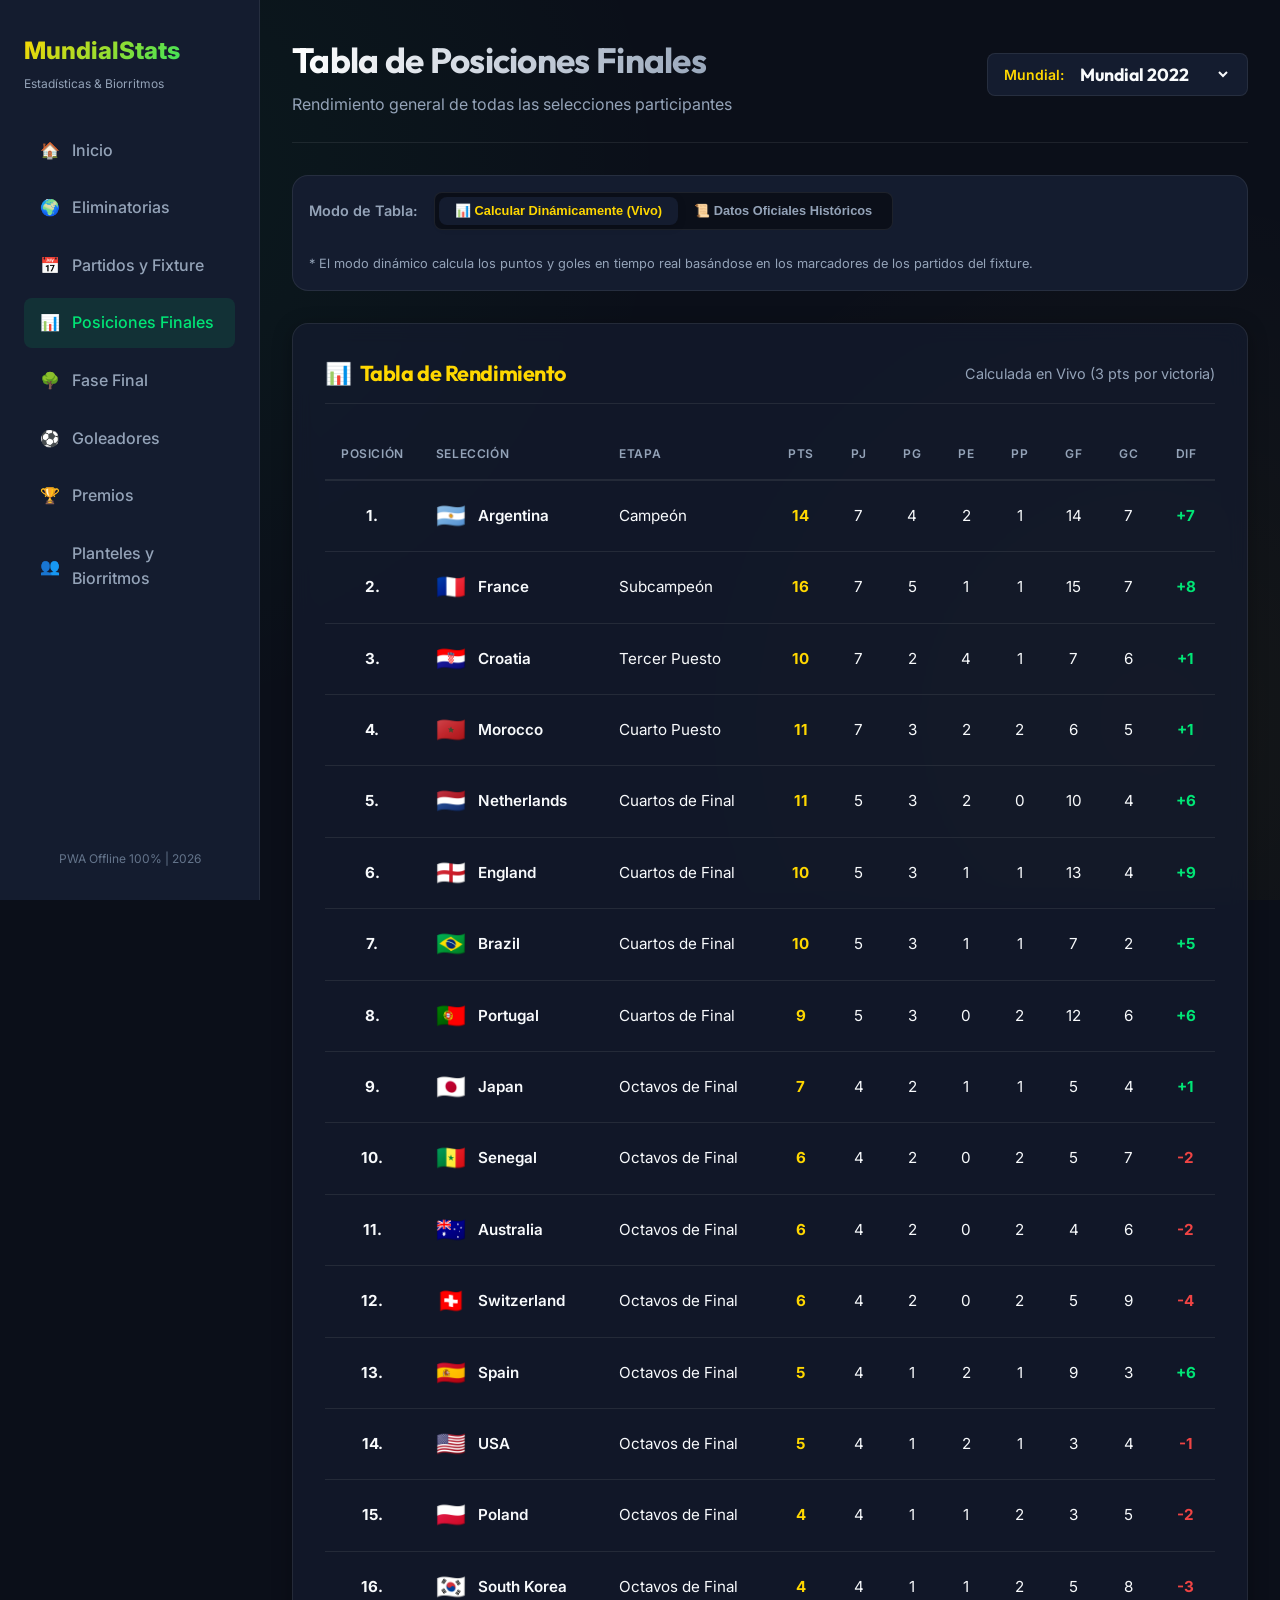
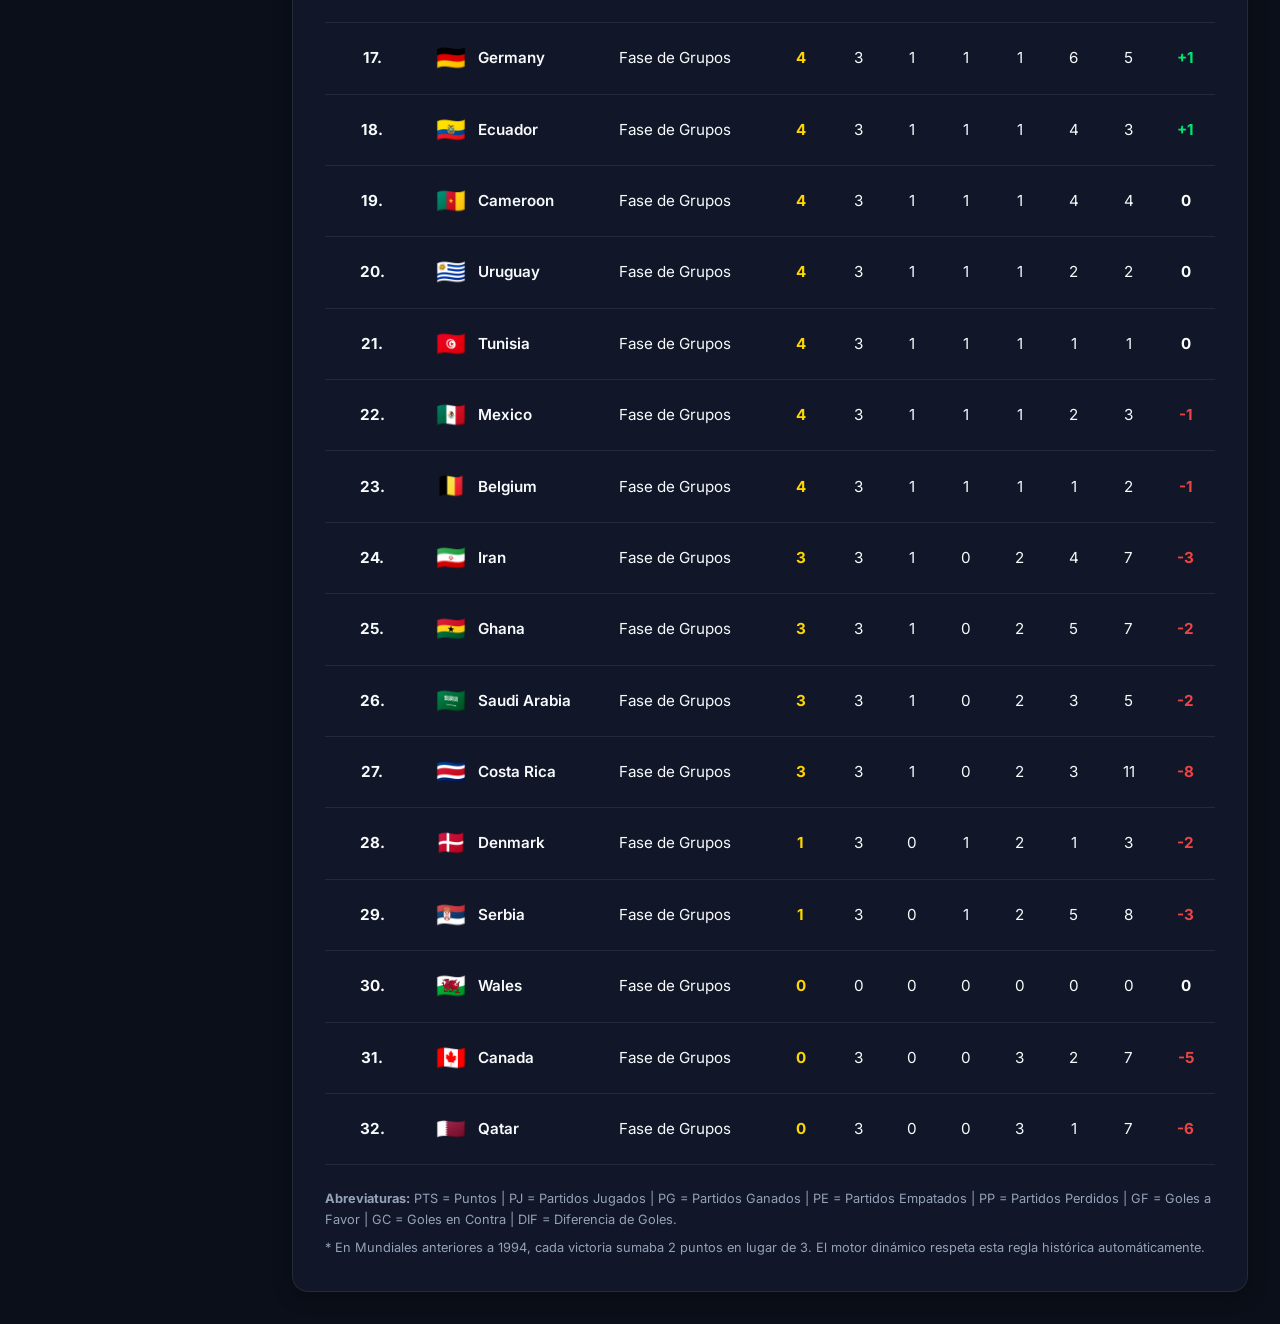
<file: posicionesfinalesotabla.html>
<!DOCTYPE html>
<html lang="es">
<head>
  <meta charset="utf-8">
  <meta name="viewport" content="width=device-width, initial-scale=1.0">
  <title>Posiciones Finales - Mundial de Fútbol</title>
  <link rel="stylesheet" href="css/style.css">
  <link rel="manifest" href="manifest.json">
  <link rel="icon" href="data:image/svg+xml,<svg xmlns=%22http://www.w3.org/2000/svg%22 viewBox=%220 0 100 100%22><text y=%22.9em%22 font-size=%2290%22>🏆</text></svg>">
</head>
<body>

  <div id="offlineBanner" class="offline-banner">
    Estás navegando en Modo Offline. Los datos guardados localmente están activos.
  </div>

  <div class="app-container">
    <!-- Sidebar Navigation -->
    <aside class="app-sidebar">
      <div class="logo-container">
        <span class="logo-title">MundialStats</span>
        <span class="logo-sub">Estadísticas & Biorritmos</span>
      </div>
      <nav>
        <ul class="sidebar-menu">
          <li><a href="index.html"><span>🏠</span> Inicio</a></li>
          <li><a href="eliminatorias.html"><span>🌍</span> Eliminatorias</a></li>
          <li><a href="resultadosyestadistica.html"><span>📅</span> Partidos y Fixture</a></li>
          <li class="active"><a href="posicionesfinalesotabla.html"><span>📊</span> Posiciones Finales</a></li>
          <li><a href="fasefinalllavesresultadosygoles.html"><span>🌳</span> Fase Final</a></li>
          <li><a href="goleadores.html"><span>⚽</span> Goleadores</a></li>
          <li><a href="premios.html"><span>🏆</span> Premios</a></li>
          <li><a href="planteles_argentina.html"><span>👥</span> Planteles y Biorritmos</a></li>
        </ul>
      </nav>
      <div style="margin-top: auto; font-size: 0.75rem; color: var(--text-dark); text-align: center;">
        PWA Offline 100% | 2026
      </div>
    </aside>

    <!-- Main Wrapper -->
    <main class="main-wrapper">
      <header class="top-header">
        <div class="title-section">
          <h1>Tabla de Posiciones Finales</h1>
          <p>Rendimiento general de todas las selecciones participantes</p>
        </div>
        
        <!-- Year Selector -->
        <div class="wc-selector-container">
          <span class="wc-selector-label">Mundial:</span>
          <select id="wcYearSelect" class="wc-select">
            <!-- Dynamically populated -->
          </select>
        </div>
      </header>

      <!-- Toggle calculation modes -->
      <section class="toggle-panel">
        <span class="toggle-label">Modo de Tabla:</span>
        <div class="option-group">
          <button id="btnCalcMode" class="option-btn active" onclick="setTableMode('calculated')">📊 Calcular Dinámicamente (Vivo)</button>
          <button id="btnHistMode" class="option-btn" onclick="setTableMode('historical')">📜 Datos Oficiales Históricos</button>
        </div>
        <p style="font-size:0.8rem; color:var(--text-muted); width: 100%; margin-top: 0.5rem;">
          * El modo dinámico calcula los puntos y goles en tiempo real basándose en los marcadores de los partidos del fixture.
        </p>
      </section>

      <!-- Standings Table -->
      <section class="glass-card">
        <div class="glass-card-header">
          <h3 class="glass-card-title"><span>📊</span> Tabla de Rendimiento</h3>
          <span id="standingsSub" style="font-size: 0.9rem; color: var(--text-muted);">Mundial Seleccionado</span>
        </div>
        <div class="table-container">
          <table class="premium-table">
            <thead>
              <tr>
                <th style="width: 80px; text-align: center;">Posición</th>
                <th>Selección</th>
                <th>Etapa</th>
                <th style="text-align: center;">PTS</th>
                <th style="text-align: center;">PJ</th>
                <th style="text-align: center;">PG</th>
                <th style="text-align: center;">PE</th>
                <th style="text-align: center;">PP</th>
                <th style="text-align: center;">GF</th>
                <th style="text-align: center;">GC</th>
                <th style="text-align: center;">DIF</th>
              </tr>
            </thead>
            <tbody id="standingsTableBody">
              <!-- Dynamically populated -->
              <tr><td colspan="11" style="text-align: center; color: var(--text-muted);">Cargando tabla...</td></tr>
            </tbody>
          </table>
        </div>
        
        <div style="margin-top: 1.5rem; font-size: 0.8rem; color: var(--text-muted); line-height: 1.6;">
          <p><b>Abreviaturas:</b> PTS = Puntos | PJ = Partidos Jugados | PG = Partidos Ganados | PE = Partidos Empatados | PP = Partidos Perdidos | GF = Goles a Favor | GC = Goles en Contra | DIF = Diferencia de Goles.</p>
          <p style="margin-top: 0.5rem;">* En Mundiales anteriores a 1994, cada victoria sumaba 2 puntos en lugar de 3. El motor dinámico respeta esta regla histórica automáticamente.</p>
        </div>
      </section>
    </main>
  </div>

  <script src="js/real_rosters.js"></script>
  <script src="js/app.js"></script>
  <script>
    let tableMode = 'calculated'; // 'calculated' or 'historical'
    let currentMatches = [];
    let currentStandingsJson = null;

    async function renderPage(year) {
      const data = await loadWorldCupData(year);
      if (!data) return;

      currentMatches = data.matches || [];
      currentStandingsJson = null;

      // Try loading official standings file if historical mode is active
      if (tableMode === 'historical') {
        try {
          currentStandingsJson = await loadStandingsData(year);
        } catch (e) {
          console.warn("No historical standings file found, falling back to calculation.", e);
        }
      }

      displayTable();
    }

    function setTableMode(mode) {
      tableMode = mode;
      
      document.getElementById('btnCalcMode').classList.toggle('active', mode === 'calculated');
      document.getElementById('btnHistMode').classList.toggle('active', mode === 'historical');
      
      renderPage(state.currentYear);
    }

    function displayTable() {
      const tbody = document.getElementById('standingsTableBody');
      
      if (tableMode === 'historical' && currentStandingsJson) {
        // Display historical file standings
        // Format of worldcup.standings.json might vary, normalize or render
        // Since we want robust dynamic capabilities, let's render details from the JSON if available
        let html = "";
        
        // Normalize historical standings (it usually contains array of standings)
        const standingsArray = Array.isArray(currentStandingsJson) ? currentStandingsJson : (currentStandingsJson.standings || []);
        
        if (standingsArray.length > 0) {
          standingsArray.forEach((team, idx) => {
            const dif = team.gd !== undefined ? team.gd : (team.gf - team.gc);
            html += `
              <tr>
                <td style="font-weight:700; text-align:center;">${idx + 1}.</td>
                <td><span class="team-cell"><span class="team-flag">${getFlag(team.name || team.team)}</span> ${team.name || team.team}</span></td>
                <td>${team.round || team.stage || 'Grupos'}</td>
                <td style="text-align:center; font-weight:700; color:var(--accent);">${team.pts || team.points || 0}</td>
                <td style="text-align:center;">${team.pj || team.played || 0}</td>
                <td style="text-align:center;">${team.pg || team.won || 0}</td>
                <td style="text-align:center;">${team.pe || team.drawn || 0}</td>
                <td style="text-align:center;">${team.pp || team.lost || 0}</td>
                <td style="text-align:center;">${team.gf || team.goals_for || 0}</td>
                <td style="text-align:center;">${team.gc || team.goals_against || 0}</td>
                <td style="text-align:center; font-weight:700; color:${dif > 0 ? 'var(--primary)' : dif < 0 ? '#ef4444' : '#fff'};">${dif > 0 ? `+${dif}` : dif}</td>
              </tr>
            `;
          });
          tbody.innerHTML = html;
          document.getElementById('standingsSub').innerText = "Datos Oficiales del Histórico";
          return;
        }
      }

      // Calculated Mode (Default & Fallback)
      const overall = calculateOverallStandings(currentMatches, state.currentYear);
      
      // Historical points rules: 2 points before 1994
      const pointsPerWin = parseInt(state.currentYear) < 1994 ? 2 : 3;
      
      if (overall.length > 0) {
        let html = "";
        overall.forEach((team, idx) => {
          const stageName = team.stage || "Fase de Grupos";
          
          html += `
            <tr>
              <td style="font-weight:700; text-align:center;">${idx + 1}.</td>
              <td><span class="team-cell"><span class="team-flag">${getFlag(team.name)}</span> ${team.name}</span></td>
              <td>${stageName}</td>
              <td style="text-align:center; font-weight:700; color:var(--accent);">${team.pts}</td>
              <td style="text-align:center;">${team.pj}</td>
              <td style="text-align:center;">${team.pg}</td>
              <td style="text-align:center;">${team.pe}</td>
              <td style="text-align:center;">${team.pp}</td>
              <td style="text-align:center;">${team.gf}</td>
              <td style="text-align:center;">${team.gc}</td>
              <td style="text-align:center; font-weight:700; color:${team.gd > 0 ? 'var(--primary)' : team.gd < 0 ? '#ef4444' : '#fff'};">${team.gd > 0 ? `+${team.gd}` : team.gd}</td>
            </tr>
          `;
        });
        tbody.innerHTML = html;
        document.getElementById('standingsSub').innerText = `Calculada en Vivo (${pointsPerWin} pts por victoria)`;
      } else {
        tbody.innerHTML = `<tr><td colspan="11" style="text-align: center; color: var(--text-muted);">No hay partidos jugados o datos suficientes para calcular posiciones. Ingrese marcadores en el Fixture.</td></tr>`;
      }
    }

    // Init
    setupYearSelector(renderPage);
    renderPage(state.currentYear);
  </script>
</body>
</html>
</file>
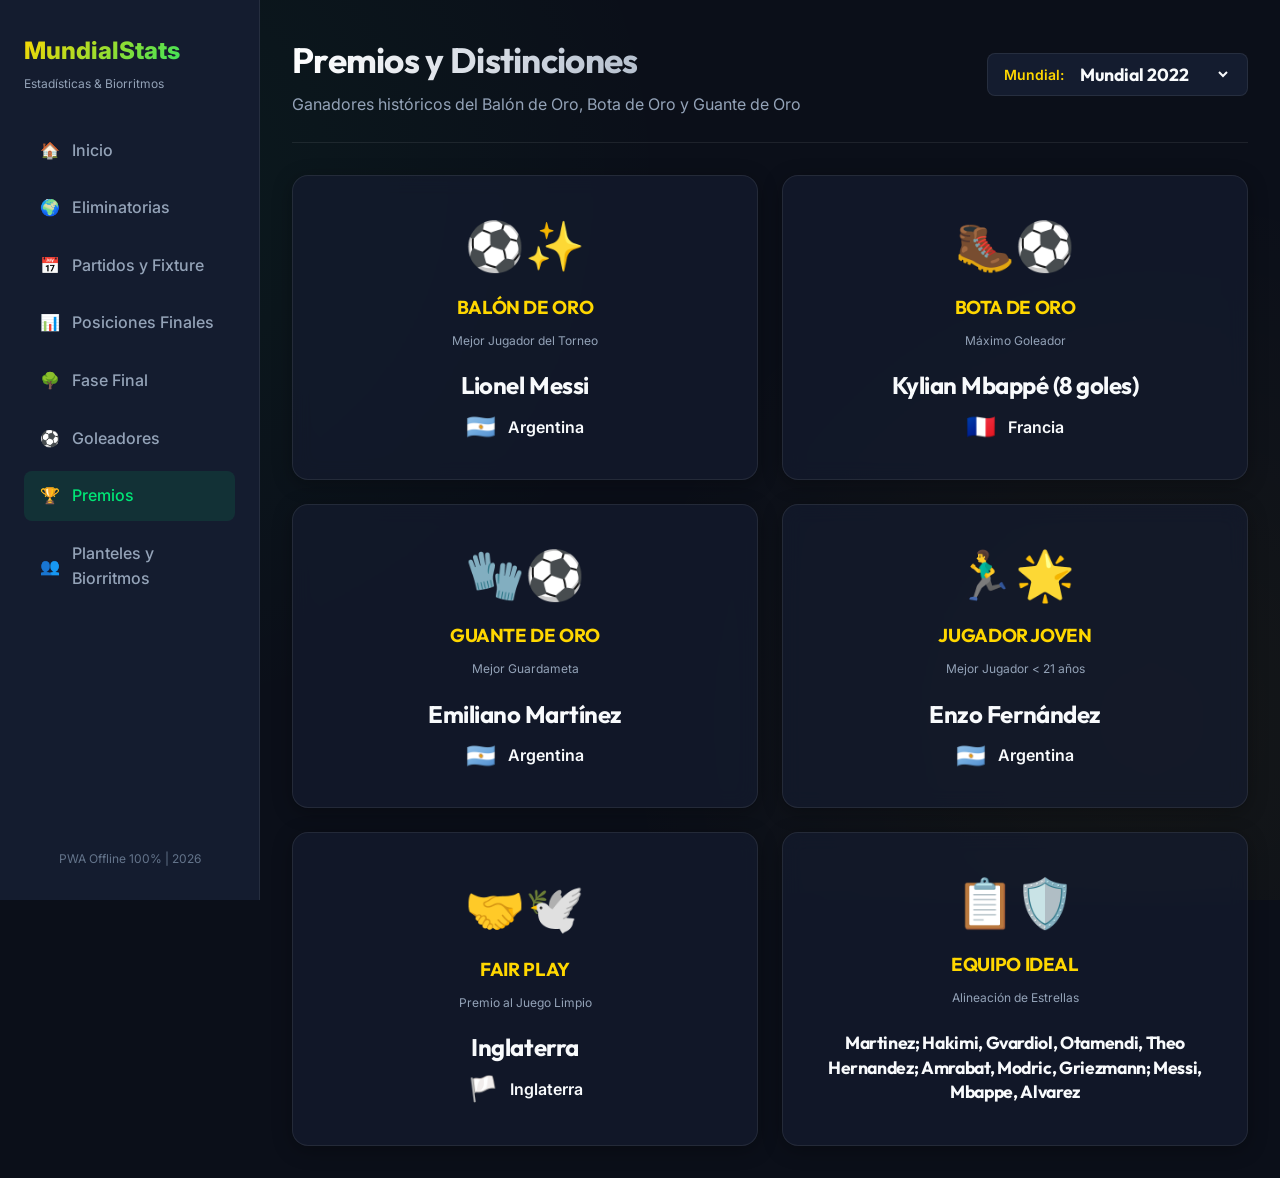
<file: premios.html>
<!DOCTYPE html>
<html lang="es">
<head>
  <meta charset="utf-8">
  <meta name="viewport" content="width=device-width, initial-scale=1.0">
  <title>Premios del Mundial - Estadísticas</title>
  <link rel="stylesheet" href="css/style.css">
  <link rel="manifest" href="manifest.json">
  <link rel="icon" href="data:image/svg+xml,<svg xmlns=%22http://www.w3.org/2000/svg%22 viewBox=%220 0 100 100%22><text y=%22.9em%22 font-size=%2290%22>🏆</text></svg>">
</head>
<body>

  <div id="offlineBanner" class="offline-banner">
    Estás navegando en Modo Offline. Los datos guardados localmente están activos.
  </div>

  <div class="app-container">
    <!-- Sidebar Navigation -->
    <aside class="app-sidebar">
      <div class="logo-container">
        <span class="logo-title">MundialStats</span>
        <span class="logo-sub">Estadísticas & Biorritmos</span>
      </div>
      <nav>
        <ul class="sidebar-menu">
          <li><a href="index.html"><span>🏠</span> Inicio</a></li>
          <li><a href="eliminatorias.html"><span>🌍</span> Eliminatorias</a></li>
          <li><a href="resultadosyestadistica.html"><span>📅</span> Partidos y Fixture</a></li>
          <li><a href="posicionesfinalesotabla.html"><span>📊</span> Posiciones Finales</a></li>
          <li><a href="fasefinalllavesresultadosygoles.html"><span>🌳</span> Fase Final</a></li>
          <li><a href="goleadores.html"><span>⚽</span> Goleadores</a></li>
          <li class="active"><a href="premios.html"><span>🏆</span> Premios</a></li>
          <li><a href="planteles_argentina.html"><span>👥</span> Planteles y Biorritmos</a></li>
        </ul>
      </nav>
      <div style="margin-top: auto; font-size: 0.75rem; color: var(--text-dark); text-align: center;">
        PWA Offline 100% | 2026
      </div>
    </aside>

    <!-- Main Wrapper -->
    <main class="main-wrapper">
      <header class="top-header">
        <div class="title-section">
          <h1>Premios y Distinciones</h1>
          <p>Ganadores históricos del Balón de Oro, Bota de Oro y Guante de Oro</p>
        </div>
        
        <!-- Year Selector -->
        <div class="wc-selector-container">
          <span class="wc-selector-label">Mundial:</span>
          <select id="wcYearSelect" class="wc-select">
            <!-- Dynamically populated -->
          </select>
        </div>
      </header>

      <!-- Live simulator option for 2026 -->
      <section id="awardsEditPanel" class="toggle-panel" style="display: none;">
        <span class="toggle-label">Premios 2026:</span>
        <div class="option-group">
          <button class="btn btn-primary" onclick="autoCalculate2026Awards()">⚡ Auto-calcular por Simulación</button>
          <button class="btn btn-muted" onclick="reset2026Awards()" style="margin-left: 0.5rem;">🧹 Limpiar</button>
        </div>
        <p style="font-size:0.8rem; color:var(--text-muted); width: 100%; margin-top: 0.5rem;">
          * Calcula automáticamente la Bota de Oro según los goleadores simulados, y el Balón/Guante de Oro en base al campeón.
        </p>
      </section>

      <!-- Awards Cards Grid -->
      <section style="display: grid; grid-template-columns: repeat(auto-fit, minmax(320px, 1fr)); gap: 1.5rem;">
        
        <!-- Golden Ball -->
        <div class="glass-card" style="text-align: center; display: flex; flex-direction: column; align-items: center; justify-content: center;">
          <div style="font-size: 3rem; margin-bottom: 0.5rem;">⚽✨</div>
          <h3 style="color: var(--accent); margin-bottom: 0.5rem; text-transform: uppercase;">Balón de Oro</h3>
          <span style="font-size: 0.75rem; color: var(--text-muted); margin-bottom: 1rem;">Mejor Jugador del Torneo</span>
          <h2 id="awardGoldenBall" style="font-size: 1.5rem; margin-bottom: 0.25rem;">Cargando...</h2>
          <span id="awardGoldenBallTeam" style="font-weight: 600;">--</span>
        </div>

        <!-- Golden Boot -->
        <div class="glass-card" style="text-align: center; display: flex; flex-direction: column; align-items: center; justify-content: center;">
          <div style="font-size: 3rem; margin-bottom: 0.5rem;">🥾⚽</div>
          <h3 style="color: var(--accent); margin-bottom: 0.5rem; text-transform: uppercase;">Bota de Oro</h3>
          <span style="font-size: 0.75rem; color: var(--text-muted); margin-bottom: 1rem;">Máximo Goleador</span>
          <h2 id="awardGoldenBoot" style="font-size: 1.5rem; margin-bottom: 0.25rem;">Cargando...</h2>
          <span id="awardGoldenBootTeam" style="font-weight: 600;">--</span>
        </div>

        <!-- Golden Glove -->
        <div class="glass-card" style="text-align: center; display: flex; flex-direction: column; align-items: center; justify-content: center;">
          <div style="font-size: 3rem; margin-bottom: 0.5rem;">🧤⚽</div>
          <h3 style="color: var(--accent); margin-bottom: 0.5rem; text-transform: uppercase;">Guante de Oro</h3>
          <span style="font-size: 0.75rem; color: var(--text-muted); margin-bottom: 1rem;">Mejor Guardameta</span>
          <h2 id="awardGoldenGlove" style="font-size: 1.5rem; margin-bottom: 0.25rem;">Cargando...</h2>
          <span id="awardGoldenGloveTeam" style="font-weight: 600;">--</span>
        </div>

        <!-- Best Young Player -->
        <div class="glass-card" style="text-align: center; display: flex; flex-direction: column; align-items: center; justify-content: center;">
          <div style="font-size: 3rem; margin-bottom: 0.5rem;">🏃‍♂️🌟</div>
          <h3 style="color: var(--accent); margin-bottom: 0.5rem; text-transform: uppercase;">Jugador Joven</h3>
          <span style="font-size: 0.75rem; color: var(--text-muted); margin-bottom: 1rem;">Mejor Jugador &lt; 21 años</span>
          <h2 id="awardYoungPlayer" style="font-size: 1.5rem; margin-bottom: 0.25rem;">Cargando...</h2>
          <span id="awardYoungPlayerTeam" style="font-weight: 600;">--</span>
        </div>

        <!-- Fair Play -->
        <div class="glass-card" style="text-align: center; display: flex; flex-direction: column; align-items: center; justify-content: center;">
          <div style="font-size: 3rem; margin-bottom: 0.5rem;">🤝🕊️</div>
          <h3 style="color: var(--accent); margin-bottom: 0.5rem; text-transform: uppercase;">Fair Play</h3>
          <span style="font-size: 0.75rem; color: var(--text-muted); margin-bottom: 1rem;">Premio al Juego Limpio</span>
          <h2 id="awardFairPlay" style="font-size: 1.5rem; margin-bottom: 0.25rem;">Cargando...</h2>
          <span id="awardFairPlayTeam" style="font-weight: 600;">--</span>
        </div>

        <!-- Best Team / Curated Ideal lineup description -->
        <div class="glass-card" style="text-align: center; display: flex; flex-direction: column; align-items: center; justify-content: center;">
          <div style="font-size: 3rem; margin-bottom: 0.5rem;">📋🛡️</div>
          <h3 style="color: var(--accent); margin-bottom: 0.5rem; text-transform: uppercase;">Equipo Ideal</h3>
          <span style="font-size: 0.75rem; color: var(--text-muted); margin-bottom: 1rem;">Alineación de Estrellas</span>
          <h2 id="awardIdealTeam" style="font-size: 1.1rem; line-height: 1.4; padding: 0.5rem;">Cargando...</h2>
        </div>

      </section>
    </main>
  </div>

  <script src="js/real_rosters.js"></script>
  <script src="js/app.js"></script>
  <script>
    let currentMatches = [];

    // Curated Awards Database
    const awardsDb = {
      '2022': {
        ball: 'Lionel Messi', ballTeam: 'Argentina',
        boot: 'Kylian Mbappé (8 goles)', bootTeam: 'Francia',
        glove: 'Emiliano Martínez', gloveTeam: 'Argentina',
        young: 'Enzo Fernández', youngTeam: 'Argentina',
        fair: 'Inglaterra', fairTeam: 'Inglaterra',
        ideal: 'Martinez; Hakimi, Gvardiol, Otamendi, Theo Hernandez; Amrabat, Modric, Griezmann; Messi, Mbappe, Alvarez'
      },
      '2018': {
        ball: 'Luka Modrić', ballTeam: 'Croacia',
        boot: 'Harry Kane (6 goles)', bootTeam: 'Inglaterra',
        glove: 'Thibaut Courtois', gloveTeam: 'Bélgica',
        young: 'Kylian Mbappé', youngTeam: 'Francia',
        fair: 'España', fairTeam: 'España',
        ideal: 'Courtois; Trippier, Varane, Lovren, Ashley Young; Modric, Kante, Pogba; Hazard, Kane, Mbappe'
      },
      '2014': {
        ball: 'Lionel Messi', ballTeam: 'Argentina',
        boot: 'James Rodríguez (6 goles)', bootTeam: 'Colombia',
        glove: 'Manuel Neuer', gloveTeam: 'Alemania',
        young: 'Paul Pogba', youngTeam: 'Francia',
        fair: 'Colombia', fairTeam: 'Colombia',
        ideal: 'Neuer; Lahm, Hummels, Thiago Silva, Rojo; Kroos, Mascherano, James Rodriguez; Messi, Muller, Neymar'
      },
      '2010': {
        ball: 'Diego Forlán', ballTeam: 'Uruguay',
        boot: 'Thomas Müller (5 goles)', bootTeam: 'Alemania',
        glove: 'Iker Casillas', gloveTeam: 'España',
        young: 'Thomas Müller', youngTeam: 'Alemania',
        fair: 'España', fairTeam: 'España',
        ideal: 'Casillas; Ramos, Puyol, Maicon, Lahm; Iniesta, Xavi, Schweinsteiger, Sneijder; Forlan, Villa'
      },
      '2006': {
        ball: 'Zinedine Zidane', ballTeam: 'Francia',
        boot: 'Miroslav Klose (5 goles)', bootTeam: 'Alemania',
        glove: 'Gianluigi Buffon', gloveTeam: 'Italia',
        young: 'Lukas Podolski', youngTeam: 'Alemania',
        fair: 'España / Brasil', fairTeam: 'FIFA',
        ideal: 'Buffon; Cannavaro, Zambrotta, Lahm, Carvalho; Pirlo, Gattuso, Zidane, Vieira; Klose, Henry'
      },
      '2002': {
        ball: 'Oliver Kahn', ballTeam: 'Alemania',
        boot: 'Ronaldo Nazário (8 goles)', bootTeam: 'Brasil',
        glove: 'Oliver Kahn', gloveTeam: 'Alemania',
        young: 'Landon Donovan', youngTeam: 'Estados Unidos',
        fair: 'Bélgica', fairTeam: 'Bélgica',
        ideal: 'Kahn; Campbell, Hierro, Alpay; Roberto Carlos, Rivaldo, Ronaldinho, Ballack; Ronaldo, Klose, Diouf'
      },
      '1998': {
        ball: 'Ronaldo Nazário', ballTeam: 'Brasil',
        boot: 'Davor Šuker (6 goles)', bootTeam: 'Croacia',
        glove: 'Fabien Barthez', gloveTeam: 'Francia',
        young: 'Michael Owen', youngTeam: 'Inglaterra',
        fair: 'Inglaterra / Francia', fairTeam: 'FIFA',
        ideal: 'Barthez; Desailly, Thuram, Carlos; Dunga, Rivaldo, Zidane, Davids; Ronaldo, Suker, Batistuta'
      },
      '1994': {
        ball: 'Romário', ballTeam: 'Brasil',
        boot: 'Stoichkov (6g) / Salenko (6g)', bootTeam: 'Bulgaria / Rusia',
        glove: 'Michel Preud\'homme', gloveTeam: 'Bélgica',
        young: 'Marc Overmars', youngTeam: 'Paises Bajos',
        fair: 'Brasil', fairTeam: 'Brasil',
        ideal: 'Preud\'homme; Jorginho, Santos, Maldini; Balakov, Dunga, Hagi, Brolin; Romario, Stoichkov, Baggio'
      },
      '1990': {
        ball: 'Salvatore Schillaci', ballTeam: 'Italia',
        boot: 'Salvatore Schillaci (6 goles)', bootTeam: 'Italia',
        glove: 'Sergio Goycochea', gloveTeam: 'Argentina',
        young: 'Robert Prosinečki', youngTeam: 'Yugoslavia',
        fair: 'Inglaterra', fairTeam: 'Inglaterra',
        ideal: 'Goycochea; Brehme, Maldini, Baresi; Matthäus, Gascoigne, Scifo, Maradona; Schillaci, Klinsmann, Milla'
      },
      '1986': {
        ball: 'Diego Maradona', ballTeam: 'Argentina',
        boot: 'Gary Lineker (6 goles)', bootTeam: 'Inglaterra',
        glove: 'Harald Schumacher', gloveTeam: 'Alemania Occidental',
        young: 'Enzo Scifo', youngTeam: 'Bélgica',
        fair: 'Brasil', fairTeam: 'Brasil',
        ideal: 'Schumacher; Amoros, Brown, Julio Cesar; Maradona, Platini, Scifo, Burruchaga; Lineker, Careca, Butragueño'
      },
      '1982': {
        ball: 'Paolo Rossi', ballTeam: 'Italia',
        boot: 'Paolo Rossi (6 goles)', bootTeam: 'Italia',
        glove: 'Dino Zoff', gloveTeam: 'Italia',
        young: 'Manuel Amoros', youngTeam: 'Francia',
        fair: 'Brasil', fairTeam: 'Brasil',
        ideal: 'Zoff; Gentile, Collovati, Passarella, Junior; Tardelli, Falcao, Platini, Zico; Rossi, Boniek'
      },
      '1978': {
        ball: 'Mario Kempes', ballTeam: 'Argentina',
        boot: 'Mario Kempes (6 goles)', bootTeam: 'Argentina',
        glove: 'Ubaldo Fillol', gloveTeam: 'Argentina',
        young: 'Antonio Cabrini', youngTeam: 'Italia',
        fair: 'Argentina', fairTeam: 'Argentina',
        ideal: 'Fillol; Krol, Passarella, Carlos Alberto; Dirceu, Ardiles, Neeskens; Kempes, Rossi, Rensenbrink, Bettega'
      },
      '1974': {
        ball: 'Johan Cruyff', ballTeam: 'Paises Bajos',
        boot: 'Grzegorz Lato (7 goles)', bootTeam: 'Polonia',
        glove: 'Sepp Maier', gloveTeam: 'Alemania Occidental',
        young: 'Władysław Żmuda', youngTeam: 'Polonia',
        fair: 'Alemania Occidental', fairTeam: 'Alemania Occidental',
        ideal: 'Maier; Beckenbauer, Breitner, Krol; Deyna, Neeskens, Overath; Cruyff, Lato, Gerd Muller, Szarmach'
      },
      '1970': {
        ball: 'Pelé', ballTeam: 'Brasil',
        boot: 'Gerd Müller (10 goles)', bootTeam: 'Alemania Occidental',
        glove: 'Ladislao Mazurkiewicz', gloveTeam: 'Uruguay',
        young: 'Teófilo Cubillas', youngTeam: 'Perú',
        fair: 'Perú', fairTeam: 'Perú',
        ideal: 'Mazurkiewicz; Carlos Alberto, Facchetti, Piazza; Gerson, Clodoaldo, Beckenbauer; Pele, Jairzinho, Muller, Cubillas'
      },
      '1966': {
        ball: 'Bobby Charlton', ballTeam: 'Inglaterra',
        boot: 'Eusébio (9 goles)', bootTeam: 'Portugal',
        glove: 'Gordon Banks', gloveTeam: 'Inglaterra',
        young: 'Franz Beckenbauer', youngTeam: 'Alemania Occidental',
        fair: 'Inglaterra', fairTeam: 'Inglaterra',
        ideal: 'Banks; Moore, Beckenbauer, Schulz, Facchetti; Charlton, Coluna, Peters; Eusebio, Hurst, Bene'
      },
      '1962': {
        ball: 'Garrincha', ballTeam: 'Brasil',
        boot: 'Garrincha / Vavá (4 goles)', bootTeam: 'Brasil',
        glove: 'Viliam Schrojf', gloveTeam: 'Checoslovaquia',
        young: 'Flórián Albert', youngTeam: 'Hungría',
        fair: 'Chile', fairTeam: 'Chile',
        ideal: 'Schrojf; Djalma Santos, Popluhar, Masopust, Pluskal; Amarildo, Zagallo, Garrincha; Vava, Sanchez, Albert'
      },
      '1958': {
        ball: 'Didi', ballTeam: 'Brasil',
        boot: 'Just Fontaine (13 goles)', bootTeam: 'Francia',
        glove: 'Harry Gregg', gloveTeam: 'Irlanda del Norte',
        young: 'Pelé', youngTeam: 'Brasil',
        fair: 'Brasil', fairTeam: 'Brasil',
        ideal: 'Gregg; Bellini, Nilton Santos, Orvar Bergmark; Didi, Kopa, Liedholm; Pele, Garrincha, Fontaine, Rahn'
      },
      '1954': {
        ball: 'Ferenc Puskás', ballTeam: 'Hungría',
        boot: 'Sándor Kocsis (11 goles)', bootTeam: 'Hungría',
        glove: 'Gyula Grosics', gloveTeam: 'Hungría',
        young: 'No oficial', youngTeam: 'FIFA',
        fair: 'Alemania Occidental', fairTeam: 'Alemania Occidental',
        ideal: 'Grosics; Buzansky, Lantos, Lorant; Bozsik, Hidegkuti, Walter; Puskas, Kocsis, Rahn, Czibor'
      },
      '1950': {
        ball: 'Zizinho', ballTeam: 'Brasil',
        boot: 'Ademir (8 goles)', bootTeam: 'Brasil',
        glove: 'Roque Máspoli', gloveTeam: 'Uruguay',
        young: 'No oficial', youngTeam: 'FIFA',
        fair: 'Uruguay', fairTeam: 'Uruguay',
        ideal: 'Maspoli; Tejera, Gonzalez, Andrade; Varela, Bauer, Zizinho; Ghiggia, Schiaffino, Ademir, Jair'
      },
      '1938': {
        ball: 'Leônidas', ballTeam: 'Brasil',
        boot: 'Leônidas (7 goles)', bootTeam: 'Brasil',
        glove: 'František Plánička', gloveTeam: 'Checoslovaquia',
        young: 'No oficial', youngTeam: 'FIFA',
        fair: 'Hungría', fairTeam: 'Hungría',
        ideal: 'Planicka; Foni, Rava, Serantoni; Andreolo, Locatelli, Colaussi; Piola, Leonidas, Zsengeller, Sarosi'
      },
      '1934': {
        ball: 'Giuseppe Meazza', ballTeam: 'Italia',
        boot: 'Oldřich Nejedlý (5 goles)', bootTeam: 'Checoslovaquia',
        glove: 'Ricardo Zamora', gloveTeam: 'España',
        young: 'No oficial', youngTeam: 'FIFA',
        fair: 'Italia', fairTeam: 'Italia',
        ideal: 'Zamora; Monzeglio, Allemandi, Ferraris; Monti, Bertolini, Guaita; Meazza, Nejedly, Schiavio, Conen'
      },
      '1930': {
        ball: 'José Nasazzi', ballTeam: 'Uruguay',
        boot: 'Guillermo Stábile (8 goles)', bootTeam: 'Argentina',
        glove: 'Enrique Ballestrero', gloveTeam: 'Uruguay',
        young: 'No oficial', youngTeam: 'FIFA',
        fair: 'Uruguay', fairTeam: 'Uruguay',
        ideal: 'Ballestrero; Nasazzi, Mascheroni, Andrade; Fernandez, Gestido, Scarone; Stabile, Cea, Ferreira, Andrade'
      }
    };

    async function renderPage(year) {
      const data = await loadWorldCupData(year);
      if (!data) return;

      currentMatches = data.matches || [];
      
      const panel = document.getElementById('awardsEditPanel');
      if (year === '2026') {
        panel.style.display = 'flex';
      } else {
        panel.style.display = 'none';
      }

      displayAwards();
    }

    function displayAwards() {
      const year = state.currentYear;
      
      // Check if we have user scores simulated and stored in localStorage for 2026 awards
      const saved2026Awards = JSON.parse(localStorage.getItem('wc_2026_awards') || 'null');
      
      if (year === '2026' && saved2026Awards) {
        document.getElementById('awardGoldenBall').innerText = saved2026Awards.ball;
        document.getElementById('awardGoldenBallTeam').innerHTML = `<span class="team-cell"><span class="team-flag">${getFlag(saved2026Awards.ballTeam)}</span> ${saved2026Awards.ballTeam}</span>`;
        document.getElementById('awardGoldenBoot').innerText = saved2026Awards.boot;
        document.getElementById('awardGoldenBootTeam').innerHTML = `<span class="team-cell"><span class="team-flag">${getFlag(saved2026Awards.bootTeam)}</span> ${saved2026Awards.bootTeam}</span>`;
        document.getElementById('awardGoldenGlove').innerText = saved2026Awards.glove;
        document.getElementById('awardGoldenGloveTeam').innerHTML = `<span class="team-cell"><span class="team-flag">${getFlag(saved2026Awards.gloveTeam)}</span> ${saved2026Awards.gloveTeam}</span>`;
        document.getElementById('awardYoungPlayer').innerText = saved2026Awards.young;
        document.getElementById('awardYoungPlayerTeam').innerHTML = `<span class="team-cell"><span class="team-flag">${getFlag(saved2026Awards.youngTeam)}</span> ${saved2026Awards.youngTeam}</span>`;
        document.getElementById('awardFairPlay').innerText = saved2026Awards.fair;
        document.getElementById('awardFairPlayTeam').innerHTML = `<span class="team-cell"><span class="team-flag">${getFlag(saved2026Awards.fairTeam)}</span> ${saved2026Awards.fairTeam}</span>`;
        document.getElementById('awardIdealTeam').innerText = saved2026Awards.ideal;
        return;
      }
      
      if (year === '2026') {
        document.getElementById('awardGoldenBall').innerText = "Pendiente";
        document.getElementById('awardGoldenBallTeam').innerText = "Mundial en curso";
        document.getElementById('awardGoldenBoot').innerText = "Pendiente";
        document.getElementById('awardGoldenBootTeam').innerText = "Mundial en curso";
        document.getElementById('awardGoldenGlove').innerText = "Pendiente";
        document.getElementById('awardGoldenGloveTeam').innerText = "Mundial en curso";
        document.getElementById('awardYoungPlayer').innerText = "Pendiente";
        document.getElementById('awardYoungPlayerTeam').innerText = "Mundial en curso";
        document.getElementById('awardFairPlay').innerText = "Pendiente";
        document.getElementById('awardFairPlayTeam').innerText = "Mundial en curso";
        document.getElementById('awardIdealTeam').innerText = "Se determinará al finalizar el torneo. Complete partidos para simular.";
        return;
      }
      
      // Historical awards lookup
      const awards = awardsDb[year] || {
        ball: 'Desconocido', ballTeam: 'N/A',
        boot: 'Desconocido', bootTeam: 'N/A',
        glove: 'Desconocido', gloveTeam: 'N/A',
        young: 'Desconocido', youngTeam: 'N/A',
        fair: 'Desconocido', fairTeam: 'N/A',
        ideal: 'Sin registro del equipo ideal'
      };
      
      document.getElementById('awardGoldenBall').innerText = awards.ball;
      document.getElementById('awardGoldenBallTeam').innerHTML = `<span class="team-cell"><span class="team-flag">${getFlag(awards.ballTeam)}</span> ${awards.ballTeam}</span>`;
      document.getElementById('awardGoldenBoot').innerText = awards.boot;
      document.getElementById('awardGoldenBootTeam').innerHTML = `<span class="team-cell"><span class="team-flag">${getFlag(awards.bootTeam)}</span> ${awards.bootTeam}</span>`;
      document.getElementById('awardGoldenGlove').innerText = awards.glove;
      document.getElementById('awardGoldenGloveTeam').innerHTML = `<span class="team-cell"><span class="team-flag">${getFlag(awards.gloveTeam)}</span> ${awards.gloveTeam}</span>`;
      document.getElementById('awardYoungPlayer').innerText = awards.young;
      document.getElementById('awardYoungPlayerTeam').innerHTML = `<span class="team-cell"><span class="team-flag">${getFlag(awards.youngTeam)}</span> ${awards.youngTeam}</span>`;
      document.getElementById('awardFairPlay').innerText = awards.fair;
      document.getElementById('awardFairPlayTeam').innerHTML = `<span class="team-cell"><span class="team-flag">${getFlag(awards.fairTeam)}</span> ${awards.fairTeam}</span>`;
      document.getElementById('awardIdealTeam').innerText = awards.ideal;
    }

    // Auto-calculate simulation award predictions for 2026
    function autoCalculate2026Awards() {
      // Find top scorers from current matches
      const scorers = calculateTopScorers(currentMatches);
      let bootWinner = "Pendiente";
      let bootTeam = "N/A";
      
      if (scorers.length > 0) {
        bootWinner = `${scorers[0].name} (${scorers[0].goals} goles)`;
        bootTeam = scorers[0].team;
      }
      
      // Determine Champion to award Golden Ball and glove
      let champion = "Por disputarse";
      const finalMatch = currentMatches.find(m => m.round === "Final");
      if (finalMatch && finalMatch.score && finalMatch.score.ft) {
        const s1 = finalMatch.score.ft[0];
        const s2 = finalMatch.score.ft[1];
        if (s1 > s2) champion = finalMatch.team1;
        else if (s2 > s1) champion = finalMatch.team2;
        else if (finalMatch.score.p) {
          champion = finalMatch.score.p[0] > finalMatch.score.p[1] ? finalMatch.team1 : finalMatch.team2;
        }
      }
      
      // Seeded random award winners based on champion or top teams
      const team = champion !== "Por disputarse" ? champion : "Mexico";
      
      // Seeded names for young/best players
      const roster = generateRoster(team, '2026');
      const mvp = roster[Math.floor(roster.length * 0.4)].name; // Seeded player
      const gk = roster.find(p => p.pos === "Arquero")?.name || "Arquero";
      const young = roster[Math.floor(roster.length * 0.75)].name;
      
      const calculatedAwards = {
        ball: mvp,
        ballTeam: team,
        boot: bootWinner,
        bootTeam: bootTeam,
        glove: gk,
        gloveTeam: team,
        young: young,
        youngTeam: team,
        fair: 'Canadá',
        fairTeam: 'Canadá',
        ideal: `${gk} (${team}); Foyth (ARG), Stones (ING), Hummels (ALE); Bellingham (ING), Enzo (ARG), Pedri (ESP); Mbappe (FRA), Messi (ARG), ${mvp} (${team})`
      };
      
      localStorage.setItem('wc_2026_awards', JSON.stringify(calculatedAwards));
      displayAwards();
    }

    function reset2026Awards() {
      localStorage.removeItem('wc_2026_awards');
      displayAwards();
    }

    // Init
    setupYearSelector(renderPage);
    renderPage(state.currentYear);
  </script>
</body>
</html>
</file>
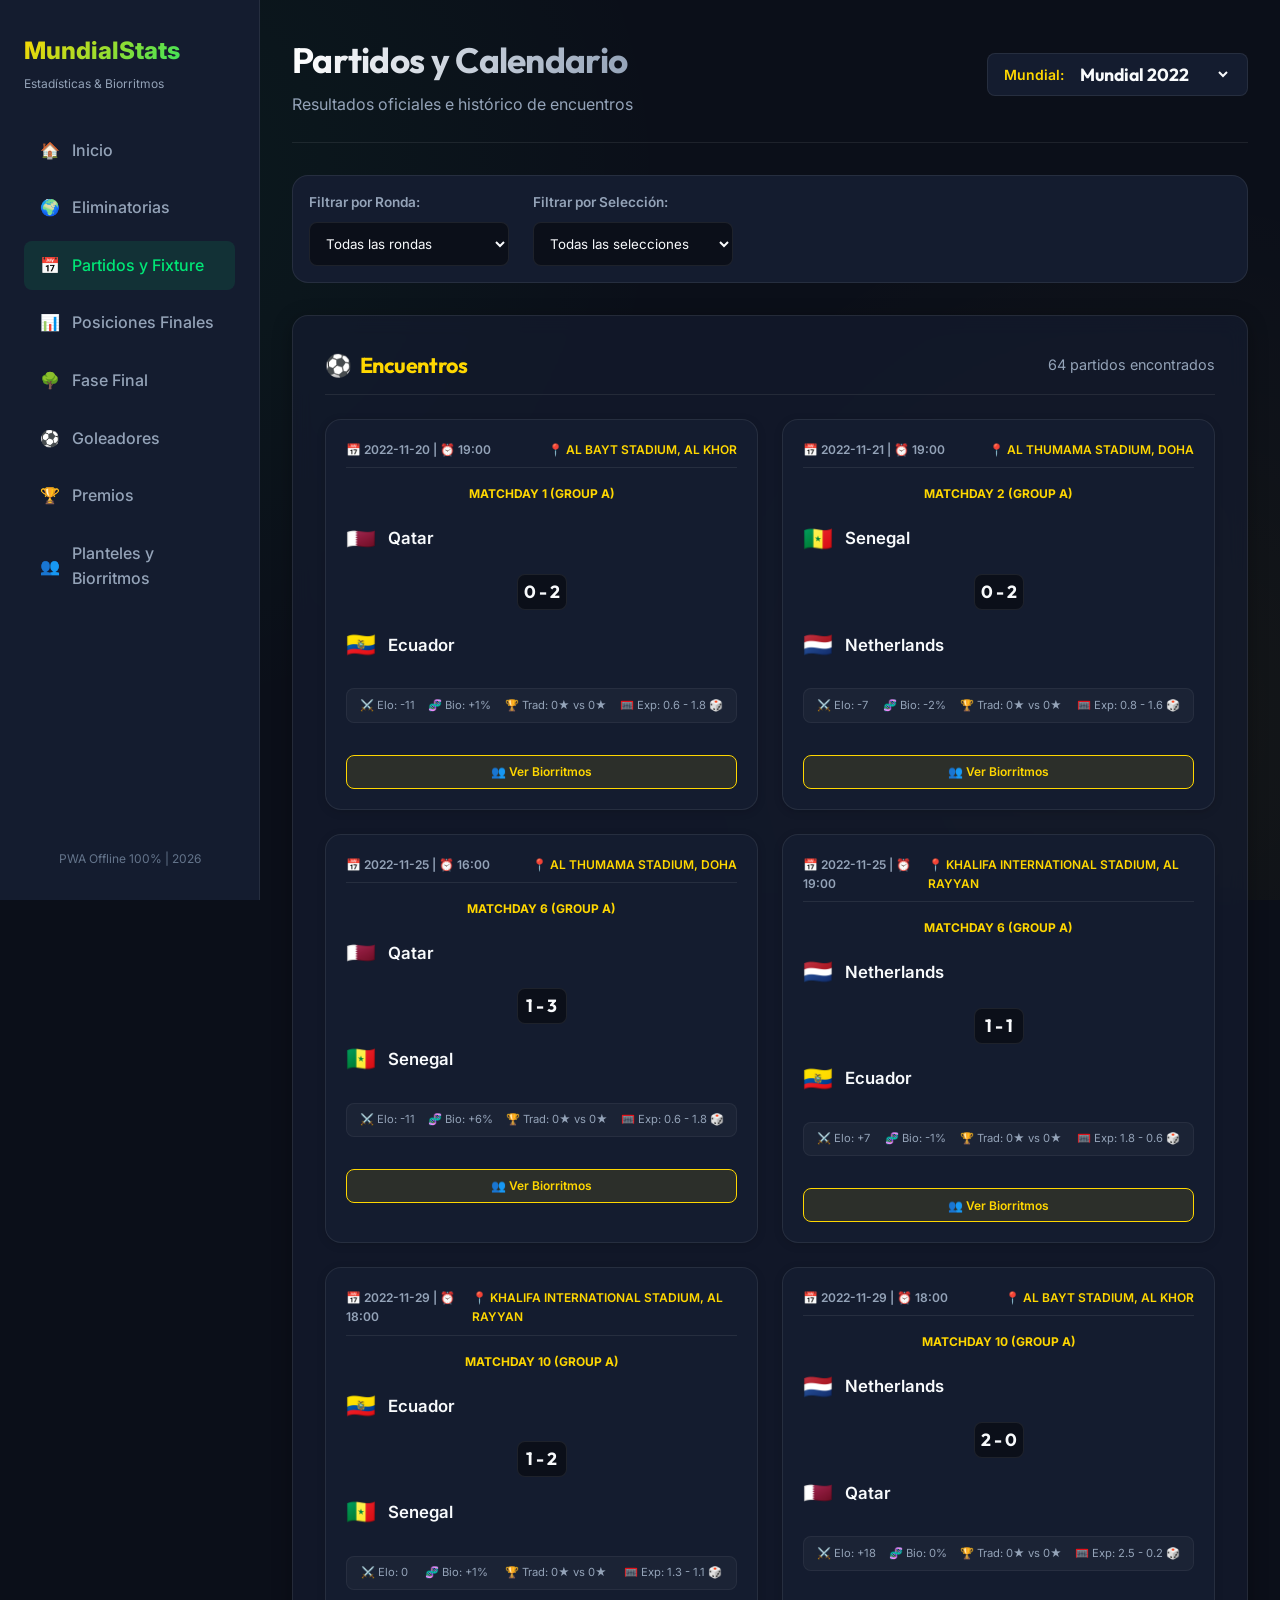
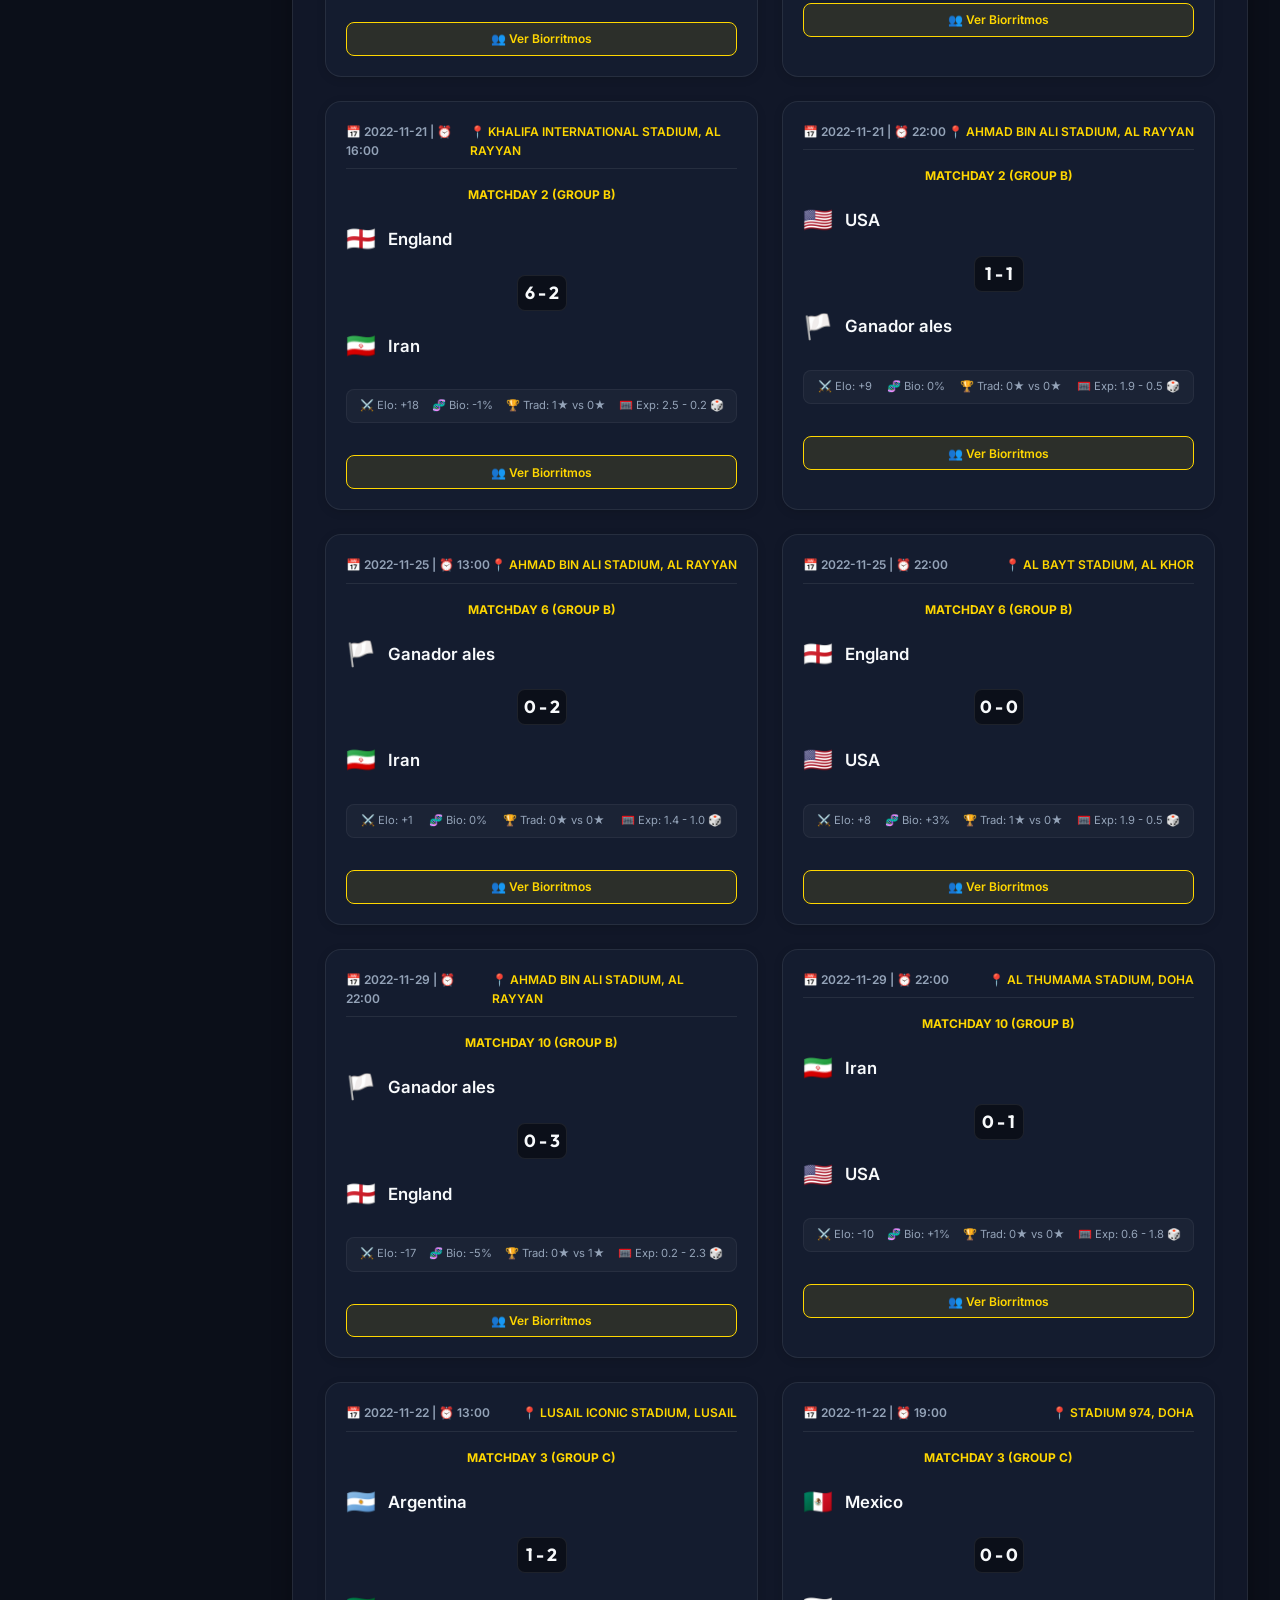
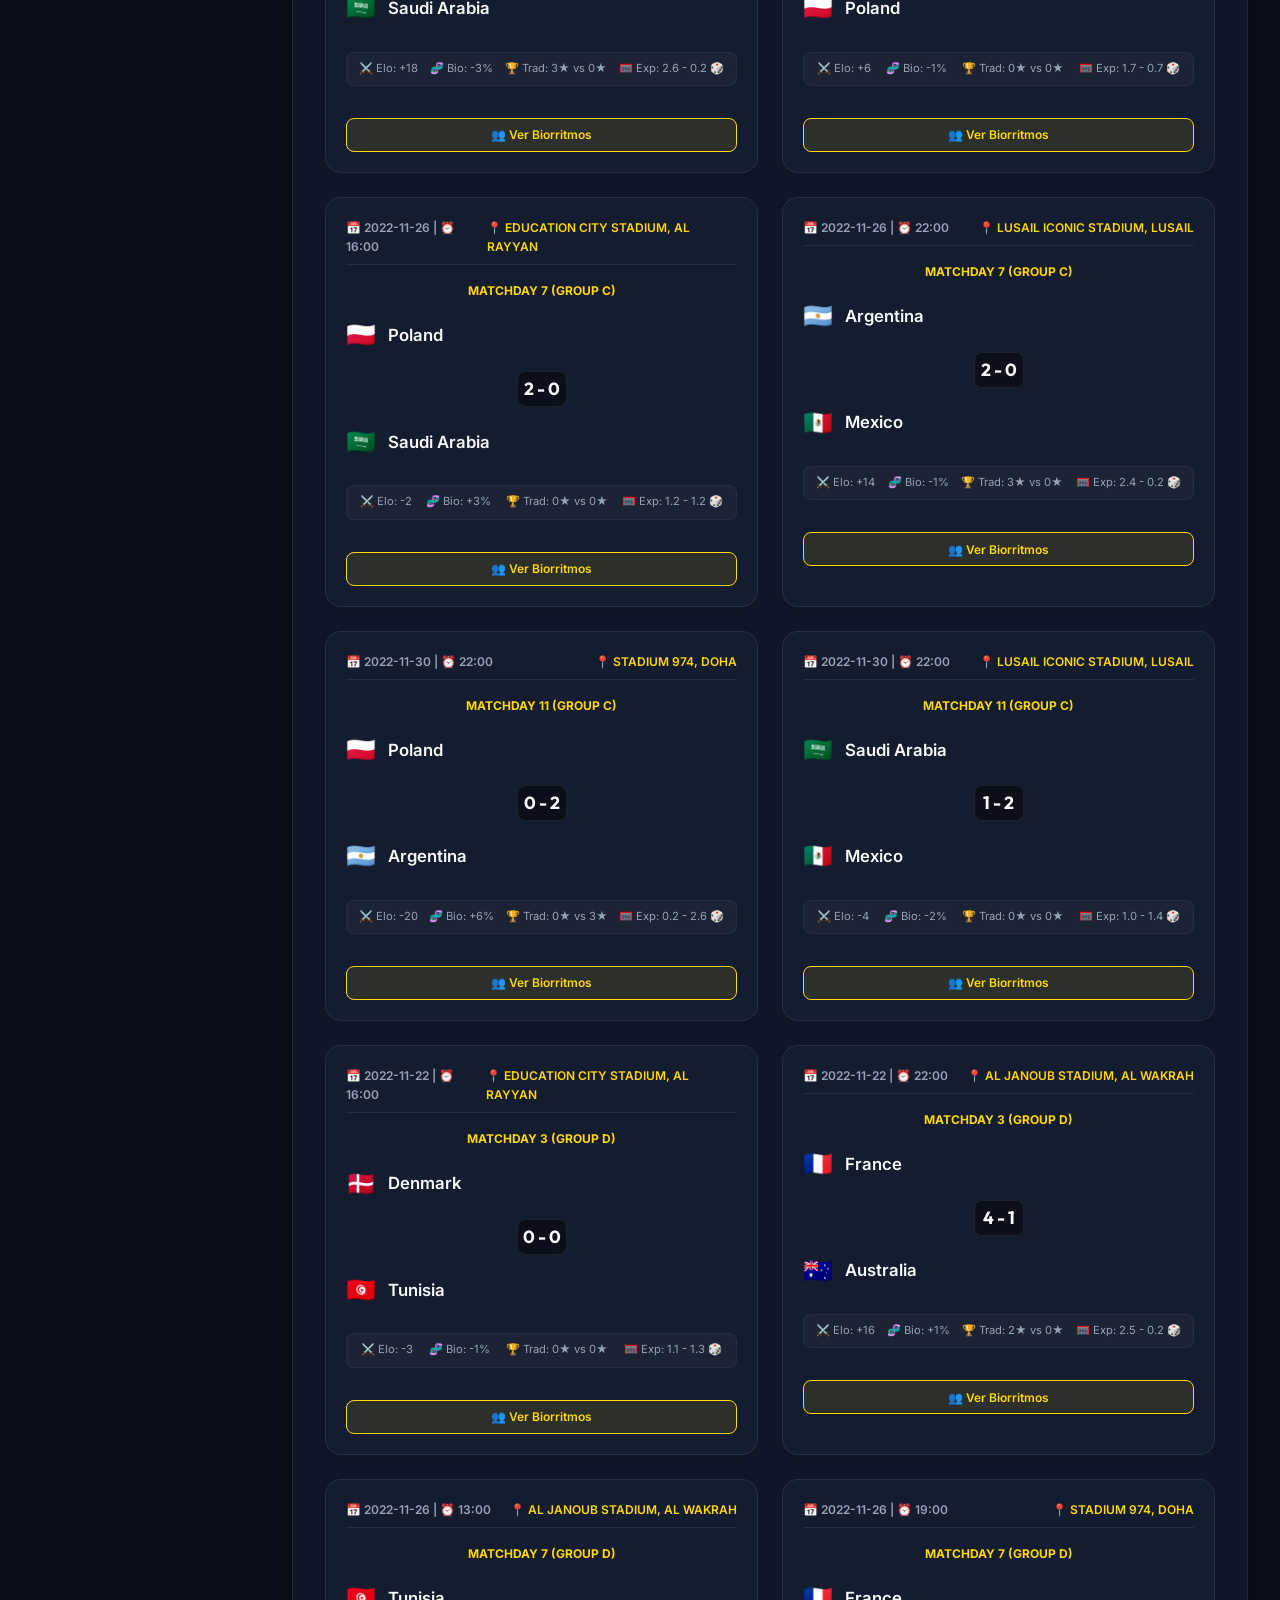
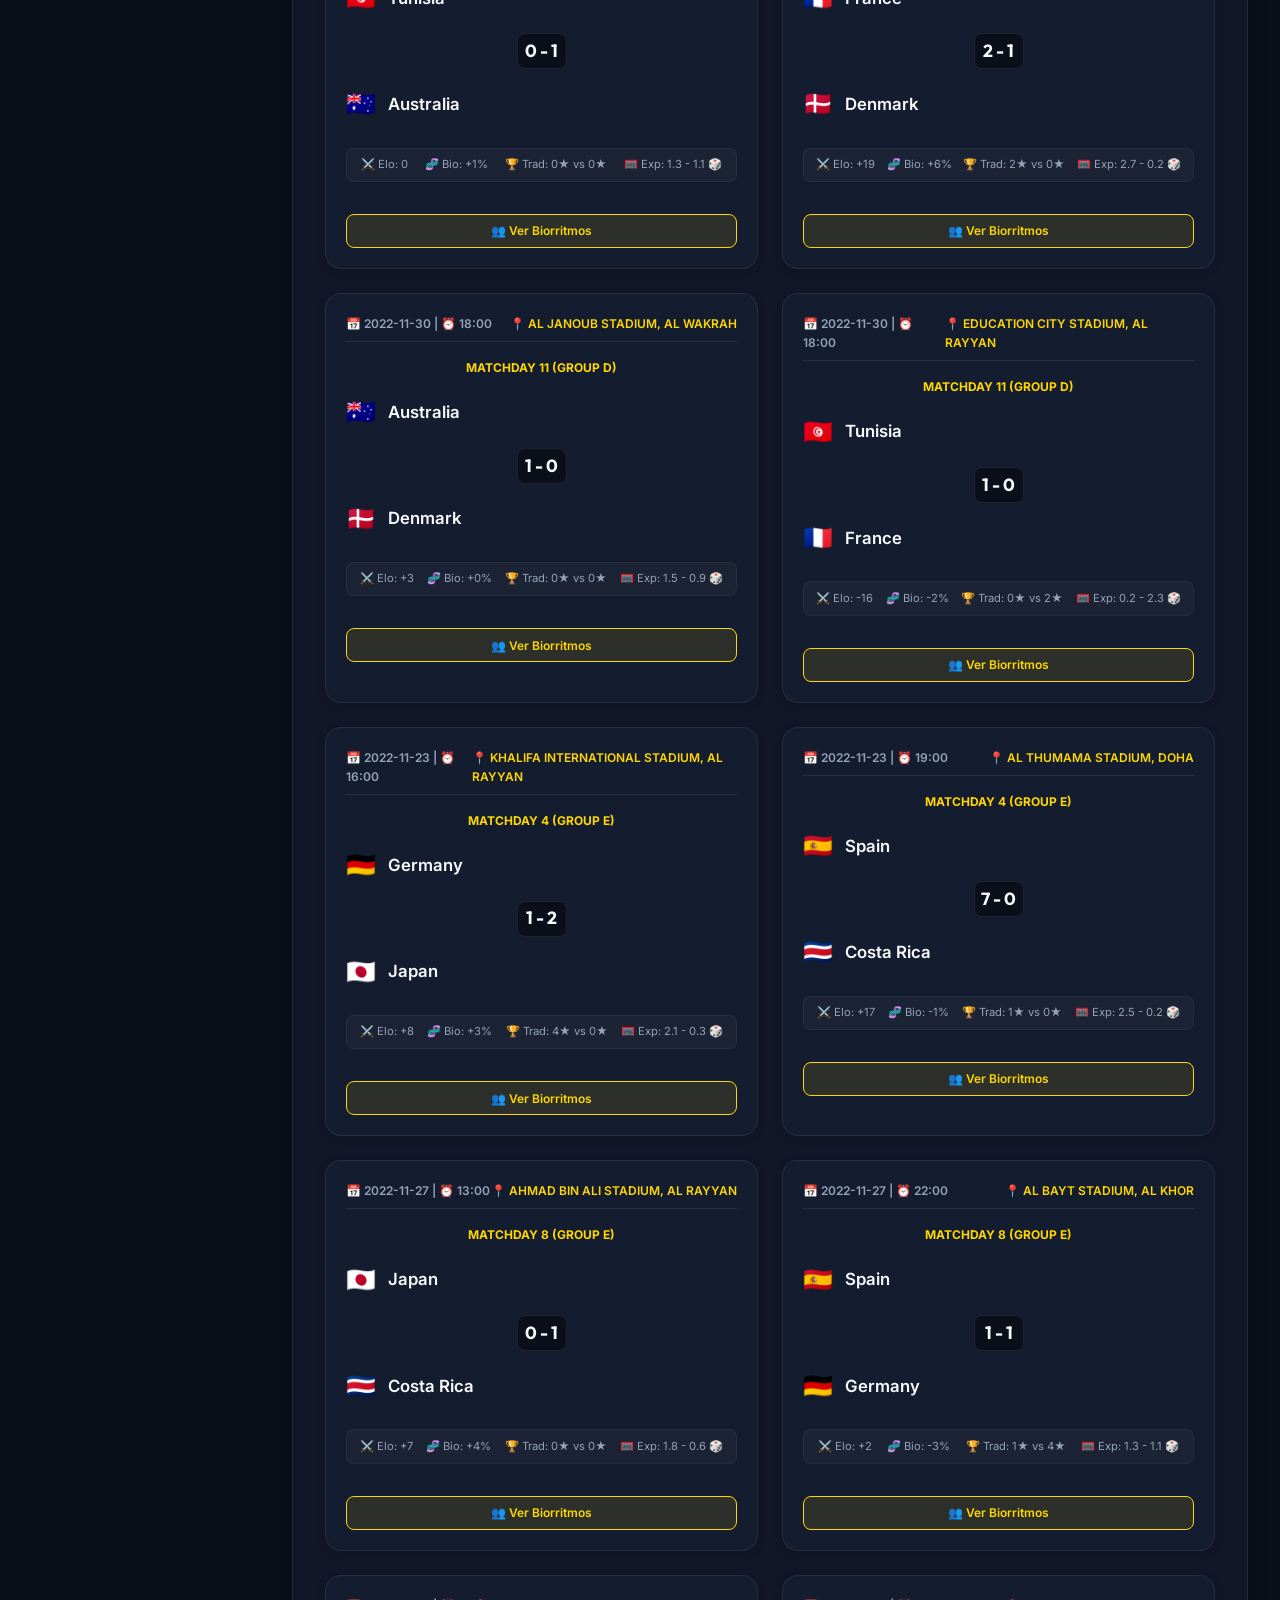
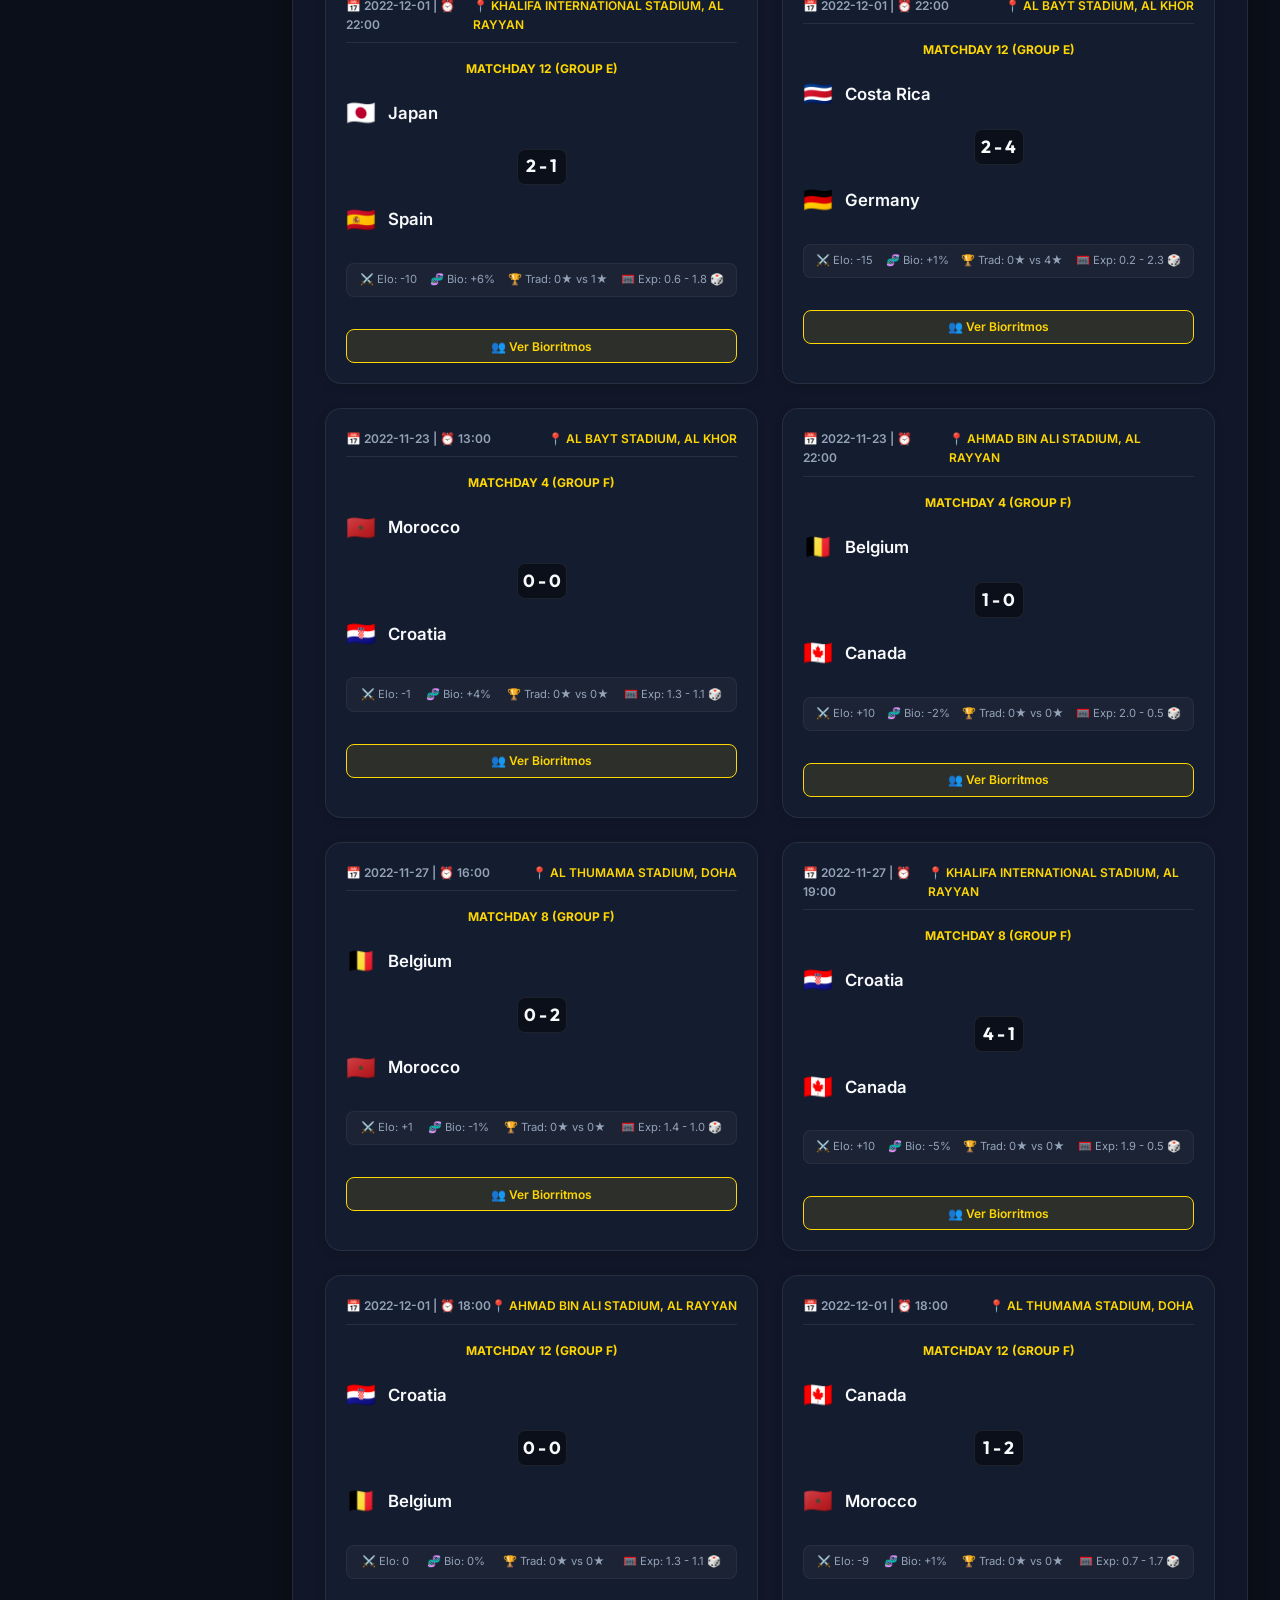
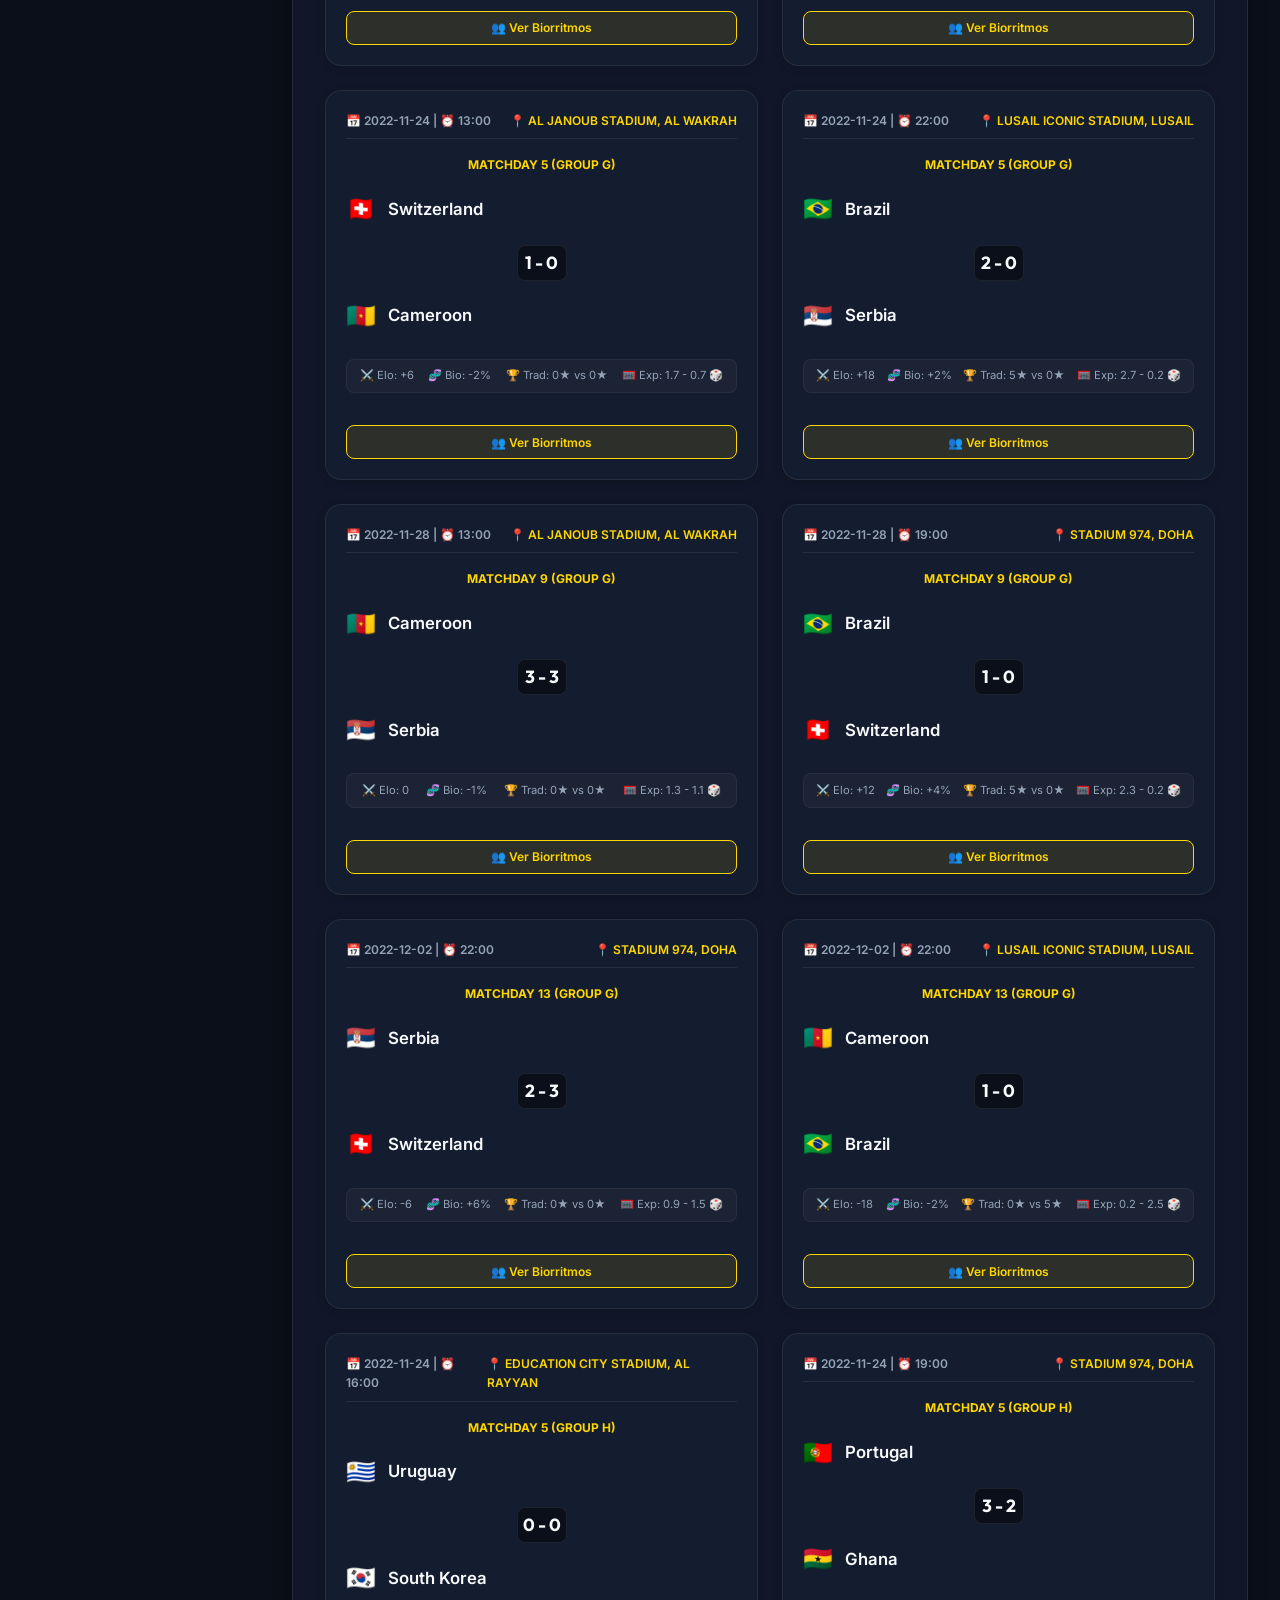
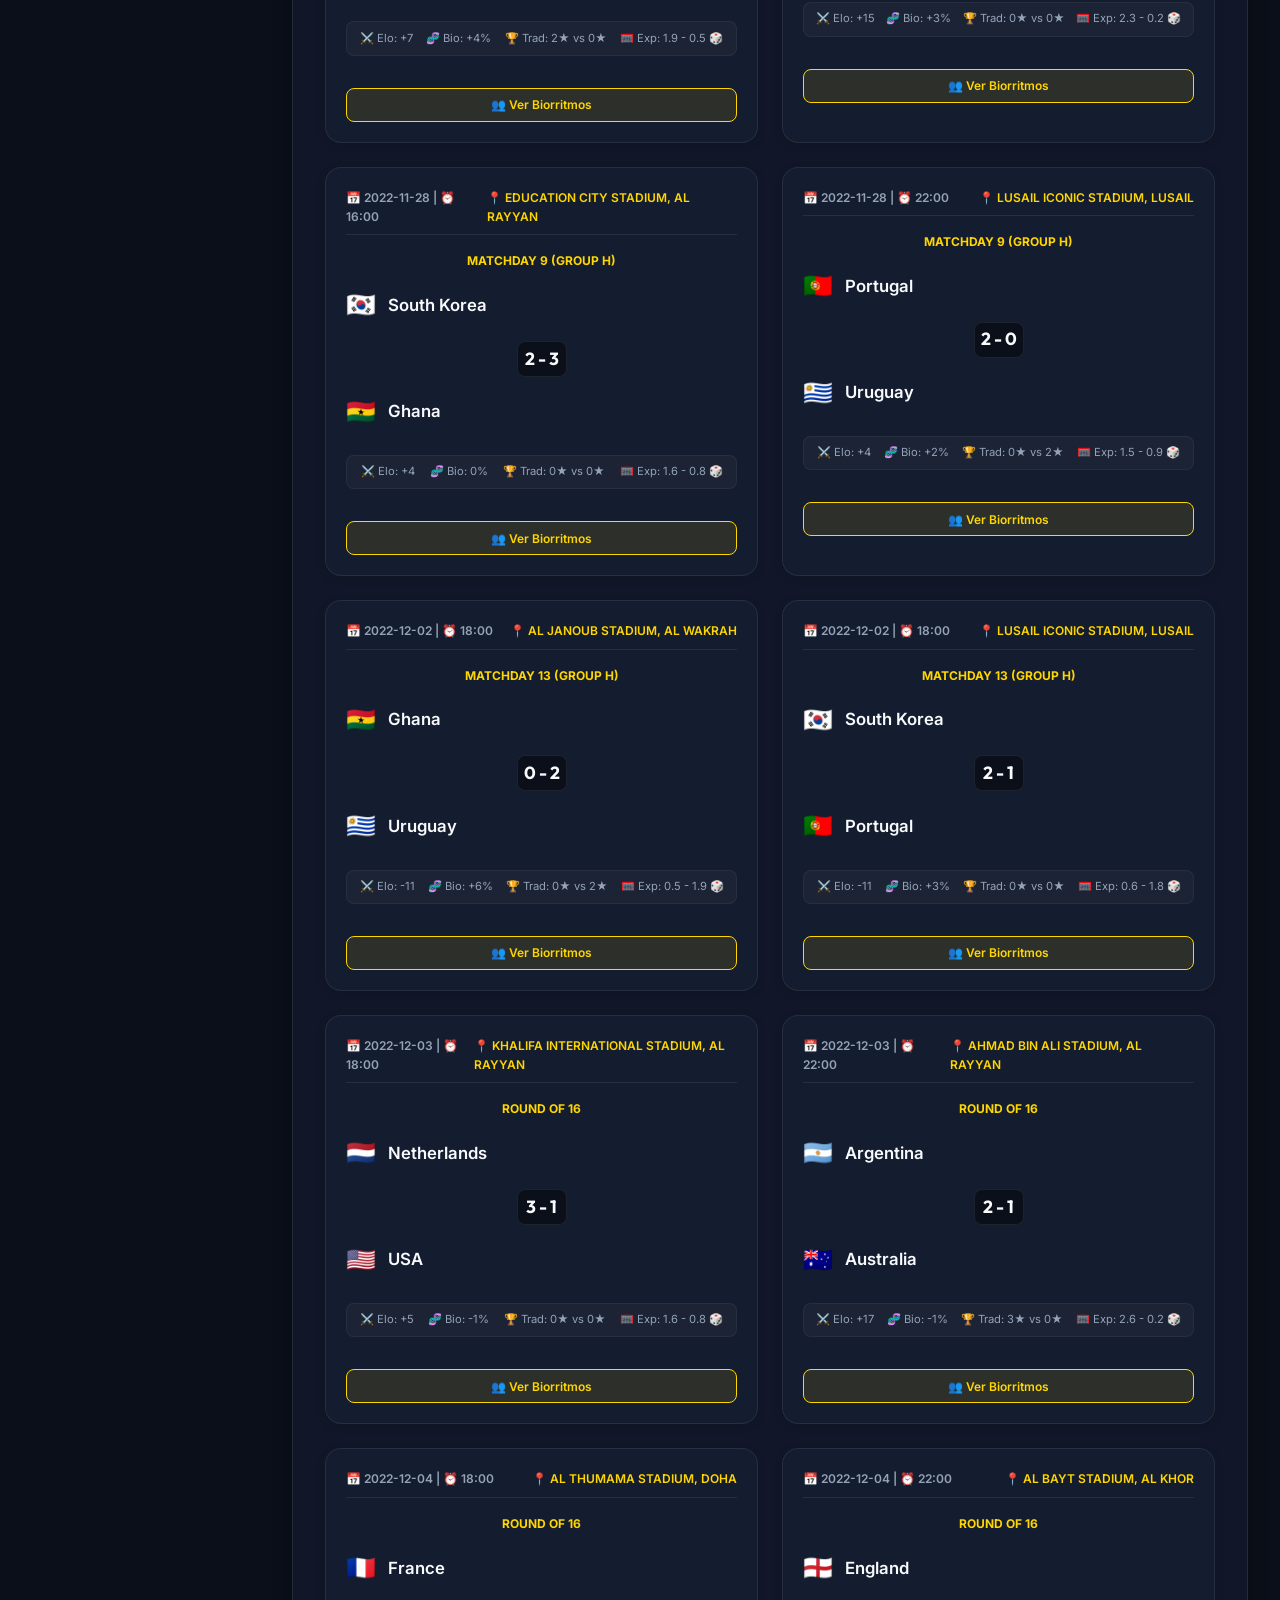
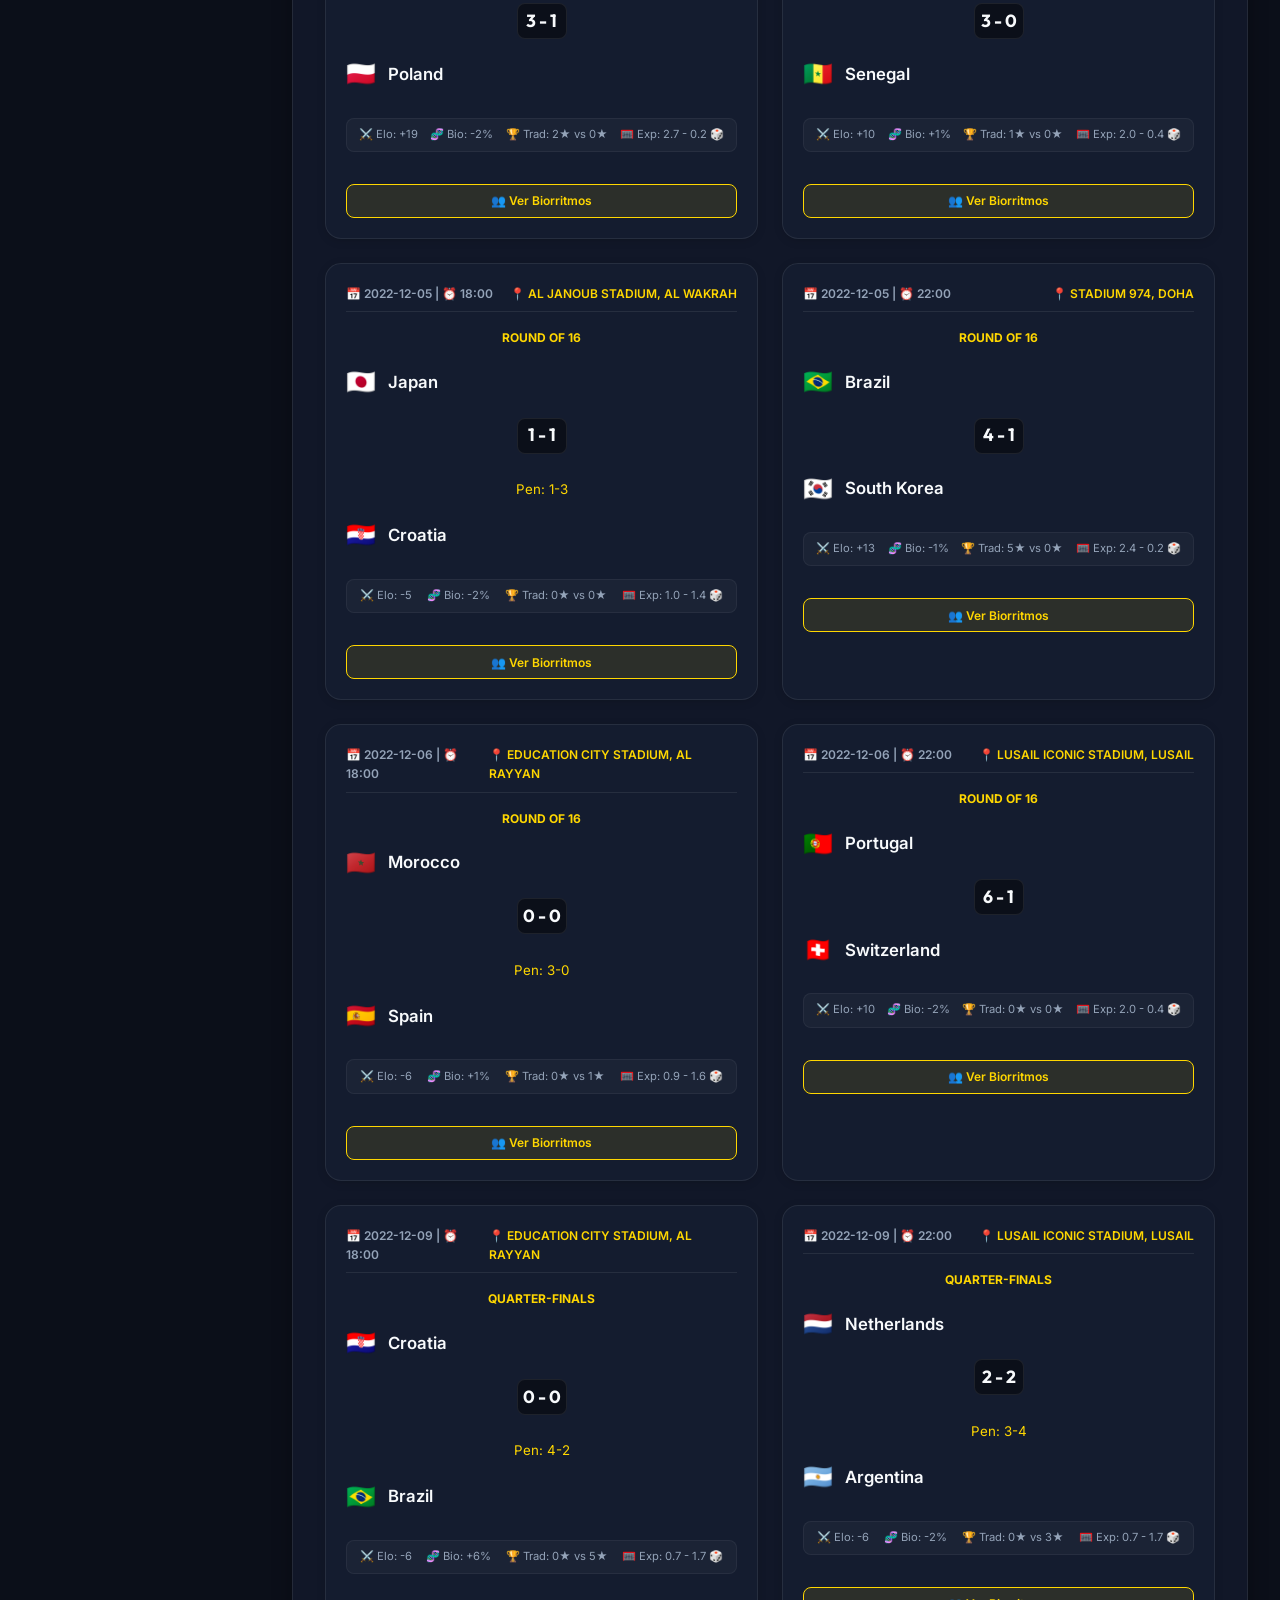
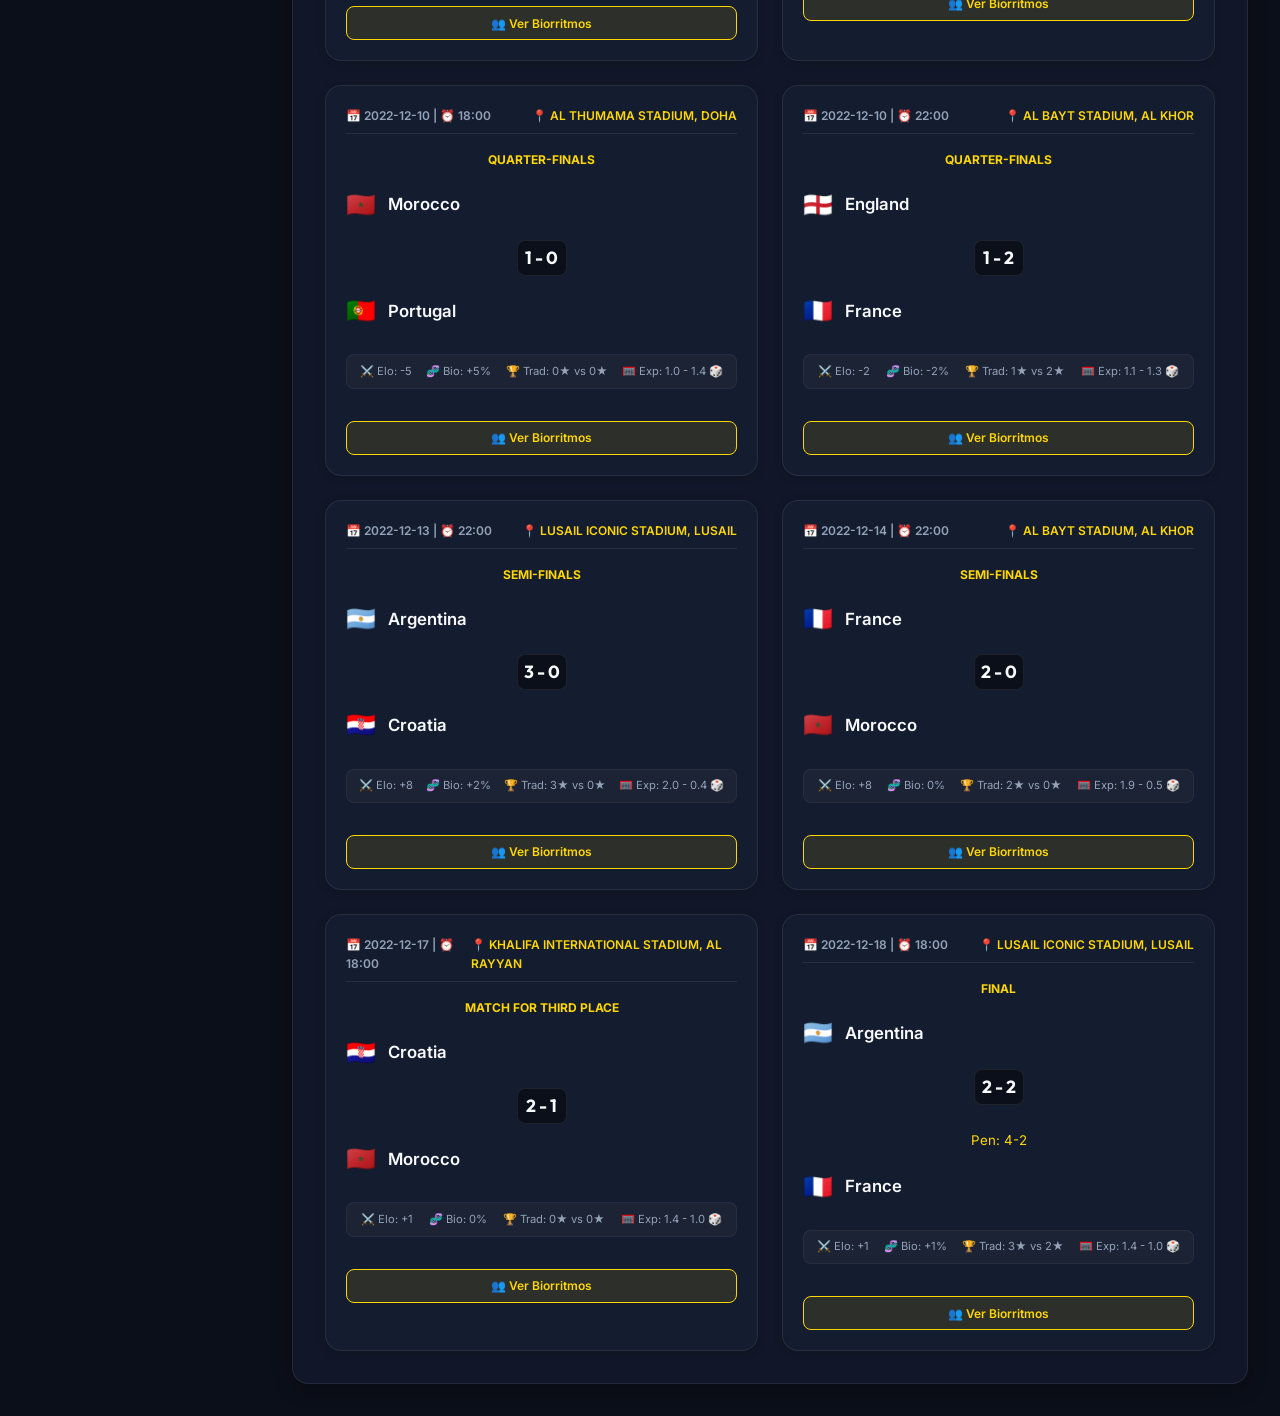
<file: resultadosyestadistica.html>
<!DOCTYPE html>
<html lang="es">
<head>
  <meta charset="utf-8">
  <meta name="viewport" content="width=device-width, initial-scale=1.0">
  <title>Fixture y Resultados - Mundial de Fútbol</title>
  <link rel="stylesheet" href="css/style.css">
  <link rel="manifest" href="manifest.json">
  <link rel="icon" href="data:image/svg+xml,<svg xmlns=%22http://www.w3.org/2000/svg%22 viewBox=%220 0 100 100%22><text y=%22.9em%22 font-size=%2290%22>🏆</text></svg>">
</head>
<body>

  <div id="offlineBanner" class="offline-banner">
    Estás navegando en Modo Offline. Los datos guardados localmente están activos.
  </div>

  <div class="app-container">
    <!-- Sidebar Navigation -->
    <aside class="app-sidebar">
      <div class="logo-container">
        <span class="logo-title">MundialStats</span>
        <span class="logo-sub">Estadísticas & Biorritmos</span>
      </div>
      <nav>
        <ul class="sidebar-menu">
          <li><a href="index.html"><span>🏠</span> Inicio</a></li>
          <li><a href="eliminatorias.html"><span>🌍</span> Eliminatorias</a></li>
          <li class="active"><a href="resultadosyestadistica.html"><span>📅</span> Partidos y Fixture</a></li>
          <li><a href="posicionesfinalesotabla.html"><span>📊</span> Posiciones Finales</a></li>
          <li><a href="fasefinalllavesresultadosygoles.html"><span>🌳</span> Fase Final</a></li>
          <li><a href="goleadores.html"><span>⚽</span> Goleadores</a></li>
          <li><a href="premios.html"><span>🏆</span> Premios</a></li>
          <li><a href="planteles_argentina.html"><span>👥</span> Planteles y Biorritmos</a></li>
        </ul>
      </nav>
      <div style="margin-top: auto; font-size: 0.75rem; color: var(--text-dark); text-align: center;">
        PWA Offline 100% | 2026
      </div>
    </aside>

    <!-- Main Wrapper -->
    <main class="main-wrapper">
      <header class="top-header">
        <div class="title-section">
          <h1>Partidos y Calendario</h1>
          <p>Resultados oficiales e histórico de encuentros</p>
        </div>
        
        <!-- Year Selector -->
        <div class="wc-selector-container">
          <span class="wc-selector-label">Mundial:</span>
          <select id="wcYearSelect" class="wc-select">
            <!-- Dynamically populated -->
          </select>
        </div>
      </header>

      <!-- Advanced Forecast Config Panel -->
      <section id="simulationPanel" class="glass-card" style="display: none; padding: 1.5rem; flex-direction: column; gap: 1rem; border-color: rgba(255, 215, 0, 0.25); background: linear-gradient(135deg, rgba(20, 28, 47, 0.85) 0%, rgba(11, 15, 25, 0.85) 100%); margin-bottom: 1.5rem; box-shadow: var(--shadow-lg);">
        <div style="display: flex; justify-content: space-between; align-items: center; flex-wrap: wrap; gap: 1rem;">
          <div style="display: flex; flex-direction: column; gap: 0.25rem;">
            <h3 style="color: var(--accent); font-size: 1.25rem; margin: 0; display: flex; align-items: center; gap: 0.5rem; font-family: var(--font-title);">
              <span>⚙️</span> Tablero de Pronóstico y Simulación Avanzada
            </h3>
            <span style="font-size: 0.8rem; color: var(--text-muted);">Configura y combina los factores matemáticos en tiempo real.</span>
          </div>
          <div style="display: flex; gap: 0.5rem;">
            <button class="btn btn-primary" style="padding: 0.5rem 1rem; font-size: 0.8rem;" onclick="simulateAll2026()">🎲 Autosimular TODO</button>
            <button class="btn btn-muted" style="padding: 0.5rem 1rem; font-size: 0.8rem;" onclick="clearAll2026Scores()">🧹 Limpiar Marcadores</button>
          </div>
        </div>
        
        <!-- Toggle checkboxes for mathematical variables -->
        <div style="display: grid; grid-template-columns: repeat(auto-fit, minmax(180px, 1fr)); gap: 1rem; background: rgba(0,0,0,0.2); padding: 1rem; border-radius: 8px; border: 1px solid var(--border-color); margin: 0.25rem 0;">
          <label style="display: flex; align-items: center; gap: 0.5rem; cursor: pointer; font-size: 0.85rem; font-weight: 600; color: var(--text-main);">
            <input type="checkbox" id="cfgElo" style="width: 16px; height: 16px; accent-color: var(--primary);" onchange="toggleSimConfig('useElo')"> ⚔️ Fuerza Base ELO
          </label>
          <label style="display: flex; align-items: center; gap: 0.5rem; cursor: pointer; font-size: 0.85rem; font-weight: 600; color: var(--text-main);">
            <input type="checkbox" id="cfgBio" style="width: 16px; height: 16px; accent-color: var(--primary);" onchange="toggleSimConfig('useBiorhythm')"> 🧬 Biorritmos de Plantel
          </label>
          <label style="display: flex; align-items: center; gap: 0.5rem; cursor: pointer; font-size: 0.85rem; font-weight: 600; color: var(--text-main);">
            <input type="checkbox" id="cfgHistory" style="width: 16px; height: 16px; accent-color: var(--primary);" onchange="toggleSimConfig('useHistory')"> ⭐ Tradición Histórica
          </label>
          <label style="display: flex; align-items: center; gap: 0.5rem; cursor: pointer; font-size: 0.85rem; font-weight: 600; color: var(--text-main);">
            <input type="checkbox" id="cfgPoisson" style="width: 16px; height: 16px; accent-color: var(--primary);" onchange="toggleSimConfig('usePoisson')"> 🎲 Distribución Poisson (Azar)
          </label>
        </div>
        
        <div style="font-size: 0.75rem; color: var(--accent); display: flex; align-items: center; gap: 0.25rem; margin-top: -0.25rem;">
          💡 <em>Nota: Si desactivas la Distribución de Poisson, la simulación pasará a ser determinista y exacta ( Expectativa de Goles redondeada ).</em>
        </div>
      </section>

      <!-- Filters -->
      <section class="toggle-panel" style="justify-content: flex-start; gap: 1.5rem;">
        <div class="form-group" style="min-width: 200px;">
          <label for="roundFilter">Filtrar por Ronda:</label>
          <select id="roundFilter" class="form-control" onchange="filterMatches()">
            <option value="all">Todas las rondas</option>
            <option value="group">Fase de Grupos</option>
            <option value="playoffs">Fase Eliminatoria</option>
          </select>
        </div>
        <div class="form-group" style="min-width: 200px;">
          <label for="teamFilter">Filtrar por Selección:</label>
          <select id="teamFilter" class="form-control" onchange="filterMatches()">
            <option value="all">Todas las selecciones</option>
          </select>
        </div>
      </section>

      <!-- Matches Grid -->
      <section class="glass-card">
        <div class="glass-card-header">
          <h3 class="glass-card-title"><span>⚽</span> Encuentros</h3>
          <span id="matchesCount" style="font-size: 0.9rem; color: var(--text-muted);">Cargando partidos...</span>
        </div>
        <div id="matchesContainer" class="matches-grid">
          <!-- Dynamically populated -->
        </div>
      </section>
    </main>
  </div>

  <script src="js/real_rosters.js"></script>
  <script src="js/app.js"></script>
  <script>
    let allMatches = [];
    
    async function renderPage(year) {
      const data = await loadWorldCupData(year);
      if (!data) return;
      
      allMatches = data.matches || [];
      
      // Setup Team Filter dropdown list
      const teamList = new Set();
      allMatches.forEach(m => {
        if (m.team1 && !m.team1.match(/^[0-9]/) && !m.team1.startsWith("W") && !m.team1.startsWith("L")) teamList.add(m.team1);
        if (m.team2 && !m.team2.match(/^[0-9]/) && !m.team2.startsWith("W") && !m.team2.startsWith("L")) teamList.add(m.team2);
      });
      
      const teamFilterSelect = document.getElementById('teamFilter');
      teamFilterSelect.innerHTML = '<option value="all">Todas las selecciones</option>' + 
        Array.from(teamList).sort().map(team => `<option value="${team}">${team}</option>`).join('');
      
      // Toggle Simulation panel for 2026
      const simPanel = document.getElementById('simulationPanel');
      if (year === '2026') {
        simPanel.style.display = 'flex';
        // Initialize checkboxes based on saved config
        document.getElementById('cfgElo').checked = state.simulationConfig.useElo;
        document.getElementById('cfgBio').checked = state.simulationConfig.useBiorhythm;
        document.getElementById('cfgHistory').checked = state.simulationConfig.useHistory;
        document.getElementById('cfgPoisson').checked = state.simulationConfig.usePoisson;
      } else {
        simPanel.style.display = 'none';
      }
      
      filterMatches();
    }

    function toggleSimConfig(key) {
      const checkboxMap = {
        'useElo': 'cfgElo',
        'useBiorhythm': 'cfgBio',
        'useHistory': 'cfgHistory',
        'usePoisson': 'cfgPoisson'
      };
      const elementId = checkboxMap[key];
      const val = document.getElementById(elementId).checked;
      state.simulationConfig[key] = val;
      localStorage.setItem('wc_simulation_config', JSON.stringify(state.simulationConfig));
      
      // Reactive updates of forecasts instantly in the UI
      filterMatches();
    }

    function filterMatches() {
      const roundVal = document.getElementById('roundFilter').value;
      const teamVal = document.getElementById('teamFilter').value;
      const container = document.getElementById('matchesContainer');
      
      let filtered = allMatches;
      
      if (roundVal === 'group') {
        filtered = filtered.filter(m => m.group || m.round.includes("Matchday"));
      } else if (roundVal === 'playoffs') {
        filtered = filtered.filter(m => !m.group && !m.round.includes("Matchday"));
      }
      
      if (teamVal !== 'all') {
        filtered = filtered.filter(m => m.team1 === teamVal || m.team2 === teamVal);
      }
      
      document.getElementById('matchesCount').innerText = `${filtered.length} partidos encontrados`;
      
      if (filtered.length === 0) {
        container.innerHTML = `<p style="grid-column: 1/-1; text-align:center; padding: 3rem 0; color:var(--text-muted);">No se encontraron partidos para los filtros aplicados.</p>`;
        return;
      }
      
      container.innerHTML = filtered.map((match, idx) => {
        // Find absolute index in allMatches
        const absIdx = allMatches.findIndex(m => m.date === match.date && m.team1 === match.team1 && m.team2 === match.team2);
        
        const team1Name = resolvePlayoffTeamName(match.team1, allMatches);
        const team2Name = resolvePlayoffTeamName(match.team2, allMatches);
        
        const is2026 = state.currentYear === '2026';
        let scoreUI = '';
        
        if (is2026) {
          const score1 = match.score && match.score.ft ? match.score.ft[0] : '';
          const score2 = match.score && match.score.ft ? match.score.ft[1] : '';
          
          scoreUI = `
            <div style="display:flex; align-items:center; gap:0.5rem;">
              <input type="number" id="s1_${absIdx}" class="score-input" value="${score1}" min="0" placeholder="-" onchange="updateMatchScore(${absIdx})">
              <span style="font-weight:700;">:</span>
              <input type="number" id="s2_${absIdx}" class="score-input" value="${score2}" min="0" placeholder="-" onchange="updateMatchScore(${absIdx})">
            </div>
          `;
        } else {
          const scoreDisplay = match.score && match.score.ft ? `${match.score.ft[0]} - ${match.score.ft[1]}` : 'vs';
          const penDisplay = match.score && match.score.p ? `<br><small style="color:var(--accent);">Pen: ${match.score.p[0]}-${match.score.p[1]}</small>` : '';
          scoreUI = `
            <div style="display:flex; flex-direction:column; align-items:center;">
              <span class="score-display">${scoreDisplay}</span>
              ${penDisplay}
            </div>
          `;
        }
        
        let simButtonHTML = '';
        if (is2026) {
          simButtonHTML = `
            <div style="display:flex; gap:0.5rem; width:100%; margin-top:0.5rem;">
              <button class="btn btn-primary" style="flex:1; padding:0.4rem; font-size:0.75rem;" onclick="simulateSingleMatch(${absIdx})">🎲 Simular</button>
              <a href="planteles_argentina.html?team1=${encodeURIComponent(team1Name)}&team2=${encodeURIComponent(team2Name)}&date=${match.date}" class="btn btn-accent" style="flex:1; padding:0.4rem; font-size:0.75rem; text-align:center;">👥 Pronosticar</a>
            </div>
          `;
        } else {
          simButtonHTML = `
            <div style="width:100%; margin-top:0.5rem; text-align:center;">
              <a href="planteles_argentina.html?team1=${encodeURIComponent(team1Name)}&team2=${encodeURIComponent(team2Name)}&date=${match.date}" class="btn btn-accent" style="display:block; padding:0.4rem; font-size:0.75rem;">👥 Ver Biorritmos</a>
            </div>
          `;
        }
        
        // Calculate statistical forecast breakdown
        let forecastUI = '';
        if (team1Name !== 'Pendiente' && team2Name !== 'Pendiente' && !team1Name.startsWith("W") && !team2Name.startsWith("W") && !team1Name.startsWith("L") && !team2Name.startsWith("L")) {
          const fDetails = getForecastDetails(team1Name, team2Name, match.date);
          
          const eloStr = `⚔️ Elo: ${fDetails.eloDiff > 0 ? '+' : ''}${fDetails.eloDiff}`;
          const bioStr = `🧬 Bio: ${fDetails.bioDiff > 0 ? '+' : ''}${Math.round(fDetails.bioDiff / 4)}%`;
          const histStr = `🏆 Trad: ${fDetails.titles1}★ vs ${fDetails.titles2}★`;
          const expStr = `🥅 Exp: ${fDetails.lambda1} - ${fDetails.lambda2}`;

          const eloActive = fDetails.activeConfig.useElo ? '' : 'style="opacity:0.35; text-decoration:line-through;"';
          const bioActive = fDetails.activeConfig.useBiorhythm ? '' : 'style="opacity:0.35; text-decoration:line-through;"';
          const histActive = fDetails.activeConfig.useHistory ? '' : 'style="opacity:0.35; text-decoration:line-through;"';
          const poissonActive = fDetails.activeConfig.usePoisson ? 'title="Simulación Probabilística de Poisson Activa"' : 'title="Simulación Determinista Sin Azar Activa" style="color:var(--accent);"';

          forecastUI = `
            <div class="match-forecast-breakdown" style="display:flex; justify-content:space-around; align-items:center; background:rgba(255,255,255,0.03); border:1px solid rgba(255,255,255,0.05); border-radius:8px; padding:0.45rem 0.5rem; margin: 0.5rem 0; font-size:0.7rem; color:var(--text-muted); gap:0.25rem; flex-wrap:wrap; transition: var(--transition);">
              <span ${eloActive} title="Diferencia de Fuerza Base ELO (Activable)">${eloStr}</span>
              <span ${bioActive} title="Diferencia de Biorritmo Promedio del Plantel (Activable)">${bioStr}</span>
              <span ${histActive} title="Títulos de la Copa del Mundo">${histStr}</span>
              <span ${poissonActive}>${expStr} ${fDetails.activeConfig.usePoisson ? '🎲' : '⚙️'}</span>
            </div>
          `;
        }
        
        const roundName = match.group ? `${match.round} (${match.group})` : match.round;
        
        return `
          <div class="match-card">
            <div class="match-header">
              <span>📅 ${match.date} ${match.time ? `| ⏰ ${match.time}` : ''}</span>
              <span class="match-venue">📍 ${match.ground || 'Estadio'}</span>
            </div>
            
            <div style="font-size:0.75rem; color:var(--accent); font-weight:700; text-transform:uppercase; text-align:center;">
              ${roundName}
            </div>
            
            <div class="match-teams">
              <div class="match-team-row">
                <div class="match-team-info">
                  <span class="team-flag">${getFlag(team1Name)}</span>
                  <span>${team1Name}</span>
                </div>
              </div>
              <div style="display:flex; justify-content:center; margin: 0.25rem 0;">
                ${scoreUI}
              </div>
              <div class="match-team-row">
                <div class="match-team-info">
                  <span class="team-flag">${getFlag(team2Name)}</span>
                  <span>${team2Name}</span>
                </div>
              </div>
            </div>
            
            ${forecastUI}
            
            ${simButtonHTML}
          </div>
        `;
      }).join('');
    }

    // Save user score in LocalStorage and trigger recalculation
    function updateMatchScore(idx) {
      const s1Val = document.getElementById(`s1_${idx}`).value;
      const s2Val = document.getElementById(`s2_${idx}`).value;
      
      if (s1Val === '' || s2Val === '') {
        delete state.userScores[`match_${idx}`];
      } else {
        const goal1 = parseInt(s1Val);
        const goal2 = parseInt(s2Val);
        
        state.userScores[`match_${idx}`] = {
          score: [goal1, goal2],
          goals1: [],
          goals2: []
        };
      }
      
      localStorage.setItem('wc_user_scores', JSON.stringify(state.userScores));
      
      // Update local array object
      if (s1Val !== '' && s2Val !== '') {
        allMatches[idx].score = { ft: [parseInt(s1Val), parseInt(s2Val)] };
      } else {
        delete allMatches[idx].score;
      }
      
      // Redraw to dynamically cascade team name resolutions!
      filterMatches();
    }

    // Simulate score using biorhythms for a single match
    function simulateSingleMatch(idx) {
      const match = allMatches[idx];
      const team1 = resolvePlayoffTeamName(match.team1, allMatches);
      const team2 = resolvePlayoffTeamName(match.team2, allMatches);
      const result = simulateMatchWithBiorhythm(team1, team2, match.date);
      
      document.getElementById(`s1_${idx}`).value = result[0];
      document.getElementById(`s2_${idx}`).value = result[1];
      
      updateMatchScore(idx);
    }

    // Simulate all matches of 2026 (including all playoff rounds sequentially)
    function simulateAll2026() {
      runFull2026Simulation(allMatches);
      filterMatches();
    }

    // Reset scores
    function clearAll2026Scores() {
      state.userScores = {};
      localStorage.removeItem('wc_user_scores');
      allMatches.forEach(m => {
        delete m.score;
      });
      filterMatches();
    }

    // Init
    setupYearSelector(renderPage);
    renderPage(state.currentYear);
  </script>
</body>
</html>
</file>
<file: css/style.css>
/* Modern Premium Design System for World Cup PWA */
@import url('https://fonts.googleapis.com/css2?family=Inter:wght@300;400;500;600;700&family=Outfit:wght@400;500;600;700;800&display=swap');

:root {
  --font-title: 'Outfit', -apple-system, BlinkMacSystemFont, "Segoe UI", Roboto, sans-serif;
  --font-body: 'Inter', -apple-system, BlinkMacSystemFont, "Segoe UI", Roboto, sans-serif;
  
  /* Color Palette (Sleek Dark / Golden Acent) */
  --bg-primary: #0b0f19;
  --bg-secondary: #141c2f;
  --bg-glass: rgba(20, 28, 47, 0.7);
  --border-color: rgba(255, 255, 255, 0.08);
  
  --primary: #00e676; /* Vibrant Green field */
  --primary-hover: #00b359;
  --accent: #ffd700; /* Golden Cup */
  --accent-rgb: 255, 215, 0;
  
  --text-main: #f8fafc;
  --text-muted: #94a3b8;
  --text-dark: #64748b;
  
  /* Biorhythm Colors */
  --physical: #ef4444; /* Red */
  --emotional: #3b82f6; /* Blue */
  --intellectual: #eab308; /* Yellow */
  
  --shadow-sm: 0 2px 8px rgba(0, 0, 0, 0.15);
  --shadow-md: 0 4px 20px rgba(0, 0, 0, 0.3);
  --shadow-lg: 0 10px 30px rgba(0, 0, 0, 0.5);
  --radius-sm: 8px;
  --radius-md: 16px;
  --radius-lg: 24px;
  --transition: all 0.3s cubic-bezier(0.4, 0, 0.2, 1);
}

/* Base Styles */
* {
  box-sizing: border-box;
  margin: 0;
  padding: 0;
}

body {
  background-color: var(--bg-primary);
  color: var(--text-main);
  font-family: var(--font-body);
  line-height: 1.6;
  min-height: 100vh;
  background-image: 
    radial-gradient(circle at 10% 20%, rgba(0, 230, 118, 0.05) 0%, transparent 40%),
    radial-gradient(circle at 90% 80%, rgba(255, 215, 0, 0.04) 0%, transparent 40%);
  background-attachment: fixed;
}

h1, h2, h3, h4, h5, h6 {
  font-family: var(--font-title);
  font-weight: 700;
  letter-spacing: -0.02em;
}

a {
  color: var(--primary);
  text-decoration: none;
  transition: var(--transition);
}

a:hover {
  color: var(--text-main);
}

/* Premium Layout Grid */
.app-container {
  display: grid;
  grid-template-columns: 260px 1fr;
  min-height: 100vh;
}

@media (max-width: 1024px) {
  .app-container {
    grid-template-columns: 1fr;
  }
}

/* Sidebar / Navigation */
.app-sidebar {
  background-color: var(--bg-secondary);
  border-right: 1px solid var(--border-color);
  padding: 2rem 1.5rem;
  display: flex;
  flex-direction: column;
  gap: 2rem;
  height: 100vh;
  position: sticky;
  top: 0;
  z-index: 100;
  overflow-y: auto;
}

@media (max-width: 1024px) {
  .app-sidebar {
    height: auto;
    position: relative;
    padding: 1rem 1.5rem;
  }
}

.logo-container {
  display: flex;
  flex-direction: column;
  gap: 0.25rem;
}

.logo-title {
  font-size: 1.5rem;
  font-weight: 800;
  background: linear-gradient(135deg, var(--accent), var(--primary));
  -webkit-background-clip: text;
  -webkit-text-fill-color: transparent;
}

.logo-sub {
  font-size: 0.75rem;
  color: var(--text-muted);
}

.sidebar-menu {
  list-style: none;
  display: flex;
  flex-direction: column;
  gap: 0.5rem;
}

.sidebar-menu li a {
  display: flex;
  align-items: center;
  gap: 0.75rem;
  padding: 0.75rem 1rem;
  border-radius: var(--radius-sm);
  color: var(--text-muted);
  font-weight: 500;
  transition: var(--transition);
}

.sidebar-menu li a:hover,
.sidebar-menu li.active a {
  background-color: rgba(0, 230, 118, 0.1);
  color: var(--primary);
}

/* Main Content Area */
.main-wrapper {
  padding: 2rem;
  max-width: 1400px;
  width: 100%;
  margin: 0 auto;
  display: flex;
  flex-direction: column;
  gap: 2rem;
}

@media (max-width: 640px) {
  .main-wrapper {
    padding: 1rem;
  }
}

/* Header & Controls */
.top-header {
  display: flex;
  justify-content: space-between;
  align-items: center;
  flex-wrap: wrap;
  gap: 1rem;
  padding-bottom: 1.5rem;
  border-bottom: 1px solid var(--border-color);
}

.title-section h1 {
  font-size: 2.2rem;
  margin-bottom: 0.25rem;
  background: linear-gradient(to right, #ffffff, #94a3b8);
  -webkit-background-clip: text;
  -webkit-text-fill-color: transparent;
}

.title-section p {
  color: var(--text-muted);
  font-size: 1rem;
}

/* Year Selector Control */
.wc-selector-container {
  display: flex;
  align-items: center;
  gap: 0.75rem;
  background: var(--bg-secondary);
  padding: 0.5rem 1rem;
  border-radius: var(--radius-sm);
  border: 1px solid var(--border-color);
}

.wc-selector-label {
  font-weight: 600;
  font-size: 0.875rem;
  color: var(--accent);
}

.wc-select {
  background: transparent;
  border: none;
  color: var(--text-main);
  font-family: var(--font-title);
  font-size: 1.1rem;
  font-weight: 700;
  cursor: pointer;
  outline: none;
  padding-right: 1.5rem;
  position: relative;
}

.wc-select option {
  background-color: var(--bg-secondary);
  color: var(--text-main);
  font-weight: normal;
}

/* Premium Dashboard Widgets */
.dashboard-grid {
  display: grid;
  grid-template-columns: repeat(auto-fit, minmax(280px, 1fr));
  gap: 1.5rem;
}

.stat-card {
  background: var(--bg-secondary);
  border: 1px solid var(--border-color);
  border-radius: var(--radius-md);
  padding: 1.5rem;
  display: flex;
  align-items: center;
  gap: 1.25rem;
  box-shadow: var(--shadow-sm);
  transition: var(--transition);
}

.stat-card:hover {
  transform: translateY(-4px);
  border-color: rgba(0, 230, 118, 0.3);
  box-shadow: var(--shadow-md);
}

.stat-icon {
  width: 54px;
  height: 54px;
  border-radius: 50%;
  background: rgba(0, 230, 118, 0.1);
  display: flex;
  align-items: center;
  justify-content: center;
  font-size: 1.5rem;
  color: var(--primary);
}

.stat-info {
  display: flex;
  flex-direction: column;
}

.stat-label {
  font-size: 0.85rem;
  color: var(--text-muted);
  text-transform: uppercase;
  letter-spacing: 0.05em;
}

.stat-value {
  font-size: 1.75rem;
  font-weight: 800;
  color: var(--text-main);
  font-family: var(--font-title);
}

/* Glass Card */
.glass-card {
  background: var(--bg-glass);
  backdrop-filter: blur(10px);
  -webkit-backdrop-filter: blur(10px);
  border: 1px solid var(--border-color);
  border-radius: var(--radius-md);
  padding: 2rem;
  box-shadow: var(--shadow-md);
}

.glass-card-header {
  display: flex;
  justify-content: space-between;
  align-items: center;
  margin-bottom: 1.5rem;
  padding-bottom: 0.75rem;
  border-bottom: 1px solid var(--border-color);
}

.glass-card-title {
  font-size: 1.35rem;
  color: var(--accent);
  display: flex;
  align-items: center;
  gap: 0.5rem;
}

/* Responsive Premium Table */
.table-container {
  overflow-x: auto;
  width: 100%;
}

.premium-table {
  width: 100%;
  border-collapse: collapse;
  text-align: left;
  font-size: 0.95rem;
}

.premium-table th {
  padding: 1rem;
  color: var(--text-muted);
  font-weight: 600;
  text-transform: uppercase;
  font-size: 0.75rem;
  letter-spacing: 0.05em;
  border-bottom: 2px solid var(--border-color);
}

.premium-table td {
  padding: 1rem;
  border-bottom: 1px solid var(--border-color);
  color: var(--text-main);
  transition: var(--transition);
}

.premium-table tr:hover td {
  background-color: rgba(255, 255, 255, 0.02);
}

.team-cell {
  display: flex;
  align-items: center;
  gap: 0.75rem;
  font-weight: 600;
}

.team-flag {
  font-size: 1.5rem;
  display: inline-block;
  vertical-align: middle;
}

/* Playoff Bracket Tree Styling */
.bracket-wrapper {
  overflow-x: auto;
  padding: 2rem 0;
}

.bracket-container {
  display: flex;
  gap: 3rem;
  min-width: 1000px;
  justify-content: space-between;
}

.bracket-column {
  display: flex;
  flex-direction: column;
  justify-content: space-around;
  flex: 1;
}

.bracket-round-title {
  text-align: center;
  color: var(--accent);
  font-size: 0.9rem;
  font-weight: 700;
  text-transform: uppercase;
  margin-bottom: 1rem;
  letter-spacing: 0.05em;
}

.bracket-match {
  background: var(--bg-secondary);
  border: 1px solid var(--border-color);
  border-radius: var(--radius-sm);
  padding: 0.5rem;
  display: flex;
  flex-direction: column;
  gap: 0.25rem;
  width: 200px;
  box-shadow: var(--shadow-sm);
  position: relative;
  transition: var(--transition);
}

.bracket-match:hover {
  border-color: var(--primary);
  box-shadow: var(--shadow-md);
}

.bracket-team {
  display: flex;
  justify-content: space-between;
  align-items: center;
  padding: 0.4rem 0.6rem;
  border-radius: 4px;
  font-size: 0.85rem;
}

.bracket-team.winner {
  font-weight: 700;
  color: var(--primary);
  background-color: rgba(0, 230, 118, 0.05);
}

.bracket-team-name {
  display: flex;
  align-items: center;
  gap: 0.4rem;
  overflow: hidden;
  text-overflow: ellipsis;
  white-space: nowrap;
}

.bracket-score {
  font-weight: 700;
  font-family: var(--font-title);
}

/* Live Match Cards (Fixture) */
.matches-grid {
  display: grid;
  grid-template-columns: repeat(auto-fill, minmax(360px, 1fr));
  gap: 1.5rem;
}

@media (max-width: 640px) {
  .matches-grid {
    grid-template-columns: 1fr;
  }
}

.match-card {
  background: var(--bg-secondary);
  border: 1px solid var(--border-color);
  border-radius: var(--radius-md);
  padding: 1.25rem;
  display: flex;
  flex-direction: column;
  gap: 1rem;
  box-shadow: var(--shadow-sm);
  transition: var(--transition);
}

.match-card:hover {
  border-color: rgba(0, 230, 118, 0.3);
  box-shadow: var(--shadow-md);
}

.match-header {
  display: flex;
  justify-content: space-between;
  font-size: 0.75rem;
  color: var(--text-muted);
  font-weight: 600;
  text-transform: uppercase;
  border-bottom: 1px solid var(--border-color);
  padding-bottom: 0.5rem;
}

.match-venue {
  color: var(--accent);
}

.match-teams {
  display: flex;
  flex-direction: column;
  gap: 0.75rem;
}

.match-team-row {
  display: flex;
  justify-content: space-between;
  align-items: center;
}

.match-team-info {
  display: flex;
  align-items: center;
  gap: 0.75rem;
  font-size: 1.05rem;
  font-weight: 600;
}

.score-input, .score-display {
  width: 50px;
  height: 36px;
  background: var(--bg-primary);
  border: 1px solid var(--border-color);
  border-radius: var(--radius-sm);
  color: var(--text-main);
  text-align: center;
  font-size: 1.1rem;
  font-weight: 700;
  font-family: var(--font-title);
  outline: none;
  transition: var(--transition);
}

.score-input:focus {
  border-color: var(--primary);
  box-shadow: 0 0 0 2px rgba(0, 230, 118, 0.2);
}

.score-display {
  display: flex;
  align-items: center;
  justify-content: center;
}

.match-footer {
  display: flex;
  justify-content: space-between;
  align-items: center;
  font-size: 0.8rem;
  color: var(--text-muted);
  border-top: 1px solid var(--border-color);
  padding-top: 0.75rem;
  margin-top: 0.25rem;
}

/* Premium Buttons & Form Elements */
.btn {
  display: inline-flex;
  align-items: center;
  justify-content: center;
  gap: 0.5rem;
  padding: 0.6rem 1.2rem;
  border-radius: var(--radius-sm);
  font-weight: 600;
  font-size: 0.875rem;
  cursor: pointer;
  transition: var(--transition);
  border: none;
}

.btn-primary {
  background-color: var(--primary);
  color: #000;
}

.btn-primary:hover {
  background-color: var(--primary-hover);
  transform: translateY(-1px);
}

.btn-accent {
  background-color: rgba(255, 215, 0, 0.1);
  border: 1px solid var(--accent);
  color: var(--accent);
}

.btn-accent:hover {
  background-color: var(--accent);
  color: #000;
  transform: translateY(-1px);
}

.btn-muted {
  background-color: rgba(255, 255, 255, 0.05);
  border: 1px solid var(--border-color);
  color: var(--text-muted);
}

.btn-muted:hover {
  background-color: rgba(255, 255, 255, 0.1);
  color: var(--text-main);
}

/* Live Toggle Controls */
.toggle-panel {
  display: flex;
  gap: 1rem;
  background-color: var(--bg-secondary);
  padding: 1rem;
  border-radius: var(--radius-md);
  border: 1px solid var(--border-color);
  flex-wrap: wrap;
  align-items: center;
}

.toggle-label {
  font-weight: 600;
  font-size: 0.9rem;
  color: var(--text-muted);
}

.option-group {
  display: flex;
  background: var(--bg-primary);
  border-radius: var(--radius-sm);
  padding: 0.25rem;
  border: 1px solid var(--border-color);
}

.option-btn {
  padding: 0.4rem 1rem;
  border-radius: var(--radius-sm);
  background: transparent;
  border: none;
  color: var(--text-muted);
  font-weight: 600;
  font-size: 0.8rem;
  cursor: pointer;
  transition: var(--transition);
}

.option-btn.active {
  background-color: var(--bg-secondary);
  color: var(--accent);
  box-shadow: var(--shadow-sm);
}

/* Biorhythm Visualizer Component */
.biorhythm-container {
  display: grid;
  grid-template-columns: 350px 1fr;
  gap: 2rem;
}

@media (max-width: 900px) {
  .biorhythm-container {
    grid-template-columns: 1fr;
  }
}

.selection-pane {
  background: var(--bg-secondary);
  border: 1px solid var(--border-color);
  border-radius: var(--radius-md);
  padding: 1.5rem;
  display: flex;
  flex-direction: column;
  gap: 1.25rem;
}

.form-group {
  display: flex;
  flex-direction: column;
  gap: 0.5rem;
}

.form-group label {
  font-size: 0.85rem;
  color: var(--text-muted);
  font-weight: 600;
}

.form-control {
  background: var(--bg-primary);
  border: 1px solid var(--border-color);
  border-radius: var(--radius-sm);
  padding: 0.75rem;
  color: var(--text-main);
  outline: none;
  font-family: var(--font-body);
  transition: var(--transition);
  width: 100%;
}

.form-control:focus {
  border-color: var(--primary);
}

/* Roster / Player List & Biorhythm Graph */
.player-list {
  display: flex;
  flex-direction: column;
  gap: 0.75rem;
  max-height: 500px;
  overflow-y: auto;
  padding-right: 0.5rem;
}

.player-item-card {
  background: var(--bg-primary);
  border: 1px solid var(--border-color);
  border-radius: var(--radius-sm);
  padding: 1rem;
  display: flex;
  flex-direction: column;
  gap: 0.75rem;
  transition: var(--transition);
}

.player-item-card:hover {
  border-color: rgba(255, 215, 0, 0.2);
}

.player-meta {
  display: flex;
  justify-content: space-between;
  align-items: center;
  font-weight: 600;
}

.player-name {
  font-size: 1rem;
}

.player-age-club {
  font-size: 0.75rem;
  color: var(--text-muted);
}

/* Biorhythm Progress Bar Styles */
.biorhythm-bars {
  display: flex;
  flex-direction: column;
  gap: 0.5rem;
}

.bar-row {
  display: grid;
  grid-template-columns: 90px 1fr 45px;
  align-items: center;
  gap: 1rem;
  font-size: 0.75rem;
}

.bar-label {
  font-weight: 600;
  text-transform: uppercase;
}

.bar-label.phys { color: var(--physical); }
.bar-label.emot { color: var(--emotional); }
.bar-label.intel { color: var(--intellectual); }

.bar-track {
  height: 8px;
  background: rgba(255, 255, 255, 0.05);
  border-radius: 4px;
  overflow: hidden;
  position: relative;
}

.bar-fill {
  height: 100%;
  border-radius: 4px;
  transition: width 0.5s cubic-bezier(0.4, 0, 0.2, 1);
}

.bar-value {
  text-align: right;
  font-weight: 700;
  font-family: var(--font-title);
}

/* Forecast Panel */
.forecast-card {
  background: linear-gradient(135deg, rgba(20, 28, 47, 0.9) 0%, rgba(11, 15, 25, 0.9) 100%);
  border: 2px solid var(--accent);
  border-radius: var(--radius-md);
  padding: 2rem;
  display: flex;
  flex-direction: column;
  align-items: center;
  gap: 1.5rem;
  text-align: center;
  box-shadow: var(--shadow-lg);
  margin-top: 1.5rem;
}

.forecast-title {
  font-size: 1.5rem;
  color: var(--accent);
  text-transform: uppercase;
  letter-spacing: 0.1em;
}

.forecast-vs {
  display: flex;
  align-items: center;
  gap: 2rem;
  margin: 1rem 0;
  width: 100%;
  justify-content: center;
}

.forecast-team-block {
  flex: 1;
  display: flex;
  flex-direction: column;
  align-items: center;
  gap: 0.5rem;
  max-width: 200px;
}

.forecast-flag {
  font-size: 3rem;
}

.forecast-team-name {
  font-size: 1.25rem;
  font-weight: 700;
  font-family: var(--font-title);
}

.forecast-index {
  font-size: 1.75rem;
  font-weight: 800;
  color: var(--primary);
  font-family: var(--font-title);
}

.forecast-vs-circle {
  width: 48px;
  height: 48px;
  border-radius: 50%;
  background: rgba(255, 255, 255, 0.05);
  border: 1px solid var(--border-color);
  display: flex;
  align-items: center;
  justify-content: center;
  font-weight: 800;
  color: var(--text-muted);
}

.forecast-verdict {
  background: rgba(255, 215, 0, 0.05);
  border: 1px solid rgba(255, 215, 0, 0.2);
  padding: 1rem 1.5rem;
  border-radius: var(--radius-sm);
  font-weight: 600;
  color: var(--text-main);
  max-width: 600px;
}

/* Offline Banner */
.offline-banner {
  background-color: #f59e0b;
  color: #000;
  padding: 0.5rem 1rem;
  text-align: center;
  font-weight: 700;
  font-size: 0.85rem;
  position: sticky;
  top: 0;
  z-index: 1000;
  display: none;
}

.offline-banner.active {
  display: block;
}

/* Custom Scrollbar */
::-webkit-scrollbar {
  width: 6px;
  height: 6px;
}
::-webkit-scrollbar-track {
  background: var(--bg-primary);
}
::-webkit-scrollbar-thumb {
  background: rgba(255, 255, 255, 0.1);
  border-radius: 3px;
}
::-webkit-scrollbar-thumb:hover {
  background: var(--primary);
}

/* ── Responsive Double Column ──────────────────────────────────────────────── */
.responsive-double-col {
  display: grid;
  grid-template-columns: 1fr 1fr;
  gap: 1.5rem;
}
@media (max-width: 768px) {
  .responsive-double-col {
    grid-template-columns: 1fr;
  }
}

/* ── Group Tabs ────────────────────────────────────────────────────────────── */
.group-tabs {
  display: flex;
  flex-wrap: wrap;
  gap: 0.5rem;
  margin-bottom: 1.5rem;
}
.group-tab {
  padding: 0.4rem 0.85rem;
  border-radius: var(--radius-sm);
  background: var(--bg-primary);
  border: 1px solid var(--border-color);
  color: var(--text-muted);
  font-weight: 600;
  font-size: 0.8rem;
  cursor: pointer;
  transition: var(--transition);
}
.group-tab:hover { border-color: var(--primary); color: var(--primary); }
.group-tab.active {
  background: var(--primary);
  color: #000;
  border-color: var(--primary);
}

/* ── Biorhythm Bar (negative values render from right) ─────────────────────── */
.bar-track-inner {
  width: 100%;
  height: 8px;
  background: rgba(255,255,255,0.05);
  border-radius: 4px;
  position: relative;
  overflow: hidden;
}
.bar-fill-neg {
  height: 100%;
  border-radius: 4px;
  position: absolute;
  right: 0;
  transition: width 0.5s cubic-bezier(0.4, 0, 0.2, 1);
}
.bar-fill-pos {
  height: 100%;
  border-radius: 4px;
  position: absolute;
  left: 0;
  transition: width 0.5s cubic-bezier(0.4, 0, 0.2, 1);
}

/* ── Next Match Countdown ──────────────────────────────────────────────────── */
.next-match-banner {
  background: linear-gradient(135deg, rgba(0,230,118,0.08), rgba(255,215,0,0.06));
  border: 1px solid rgba(0,230,118,0.25);
  border-radius: var(--radius-md);
  padding: 1.5rem 2rem;
  display: flex;
  align-items: center;
  justify-content: space-between;
  gap: 1.5rem;
  flex-wrap: wrap;
}
.next-match-label {
  font-size: 0.75rem;
  text-transform: uppercase;
  letter-spacing: 0.1em;
  color: var(--primary);
  font-weight: 700;
  margin-bottom: 0.35rem;
}
.next-match-teams {
  font-size: 1.4rem;
  font-weight: 800;
  font-family: var(--font-title);
}
.next-match-meta {
  font-size: 0.85rem;
  color: var(--text-muted);
  margin-top: 0.25rem;
}
.countdown-box {
  display: flex;
  gap: 1rem;
}
.countdown-unit {
  text-align: center;
  background: var(--bg-secondary);
  border: 1px solid var(--border-color);
  border-radius: var(--radius-sm);
  padding: 0.5rem 0.75rem;
  min-width: 60px;
}
.countdown-num {
  font-size: 1.75rem;
  font-weight: 800;
  font-family: var(--font-title);
  color: var(--accent);
  display: block;
  line-height: 1;
}
.countdown-lbl {
  font-size: 0.65rem;
  color: var(--text-muted);
  text-transform: uppercase;
  letter-spacing: 0.05em;
  display: block;
  margin-top: 0.2rem;
}

/* ── Teams Grid (index classified) ────────────────────────────────────────── */
.teams-classified-grid {
  display: grid;
  grid-template-columns: repeat(auto-fill, minmax(150px, 1fr));
  gap: 1rem;
}
.team-classified-card {
  background: var(--bg-secondary);
  border: 1px solid var(--border-color);
  border-radius: var(--radius-sm);
  padding: 0.85rem 1rem;
  display: flex;
  align-items: center;
  gap: 0.65rem;
  font-weight: 600;
  font-size: 0.875rem;
  transition: var(--transition);
  text-decoration: none;
  color: var(--text-main);
}
.team-classified-card:hover {
  border-color: var(--primary);
  background: rgba(0,230,118,0.05);
  color: var(--primary);
  transform: translateY(-2px);
}
.team-classified-card .flag {
  font-size: 1.5rem;
  flex-shrink: 0;
}
.team-classified-card .team-group-badge {
  margin-left: auto;
  font-size: 0.65rem;
  font-weight: 700;
  color: var(--accent);
  background: rgba(255,215,0,0.08);
  padding: 0.1rem 0.4rem;
  border-radius: 4px;
  border: 1px solid rgba(255,215,0,0.2);
}

/* ── Stadium Card ──────────────────────────────────────────────────────────── */
.stadium-grid {
  display: grid;
  grid-template-columns: repeat(auto-fill, minmax(280px, 1fr));
  gap: 1rem;
}
.stadium-card {
  background: var(--bg-secondary);
  border: 1px solid var(--border-color);
  border-radius: var(--radius-sm);
  padding: 1rem 1.25rem;
  display: flex;
  flex-direction: column;
  gap: 0.35rem;
}
.stadium-name {
  font-weight: 700;
  font-size: 1rem;
  color: var(--text-main);
}
.stadium-city {
  font-size: 0.85rem;
  color: var(--accent);
  font-weight: 600;
}
.stadium-capacity {
  font-size: 0.78rem;
  color: var(--text-muted);
}

/* ── Confed Badge ──────────────────────────────────────────────────────────── */
.confed-badge {
  display: inline-block;
  padding: 0.15rem 0.5rem;
  border-radius: 4px;
  font-size: 0.7rem;
  font-weight: 700;
  letter-spacing: 0.04em;
}
.confed-UEFA    { background: rgba(0,100,255,0.15); color:#4d9fff; border:1px solid rgba(0,100,255,0.3); }
.confed-CONMEBOL{ background: rgba(0,200,83,0.12); color:#00e676; border:1px solid rgba(0,200,83,0.3); }
.confed-CONCACAF{ background: rgba(255,82,82,0.12); color:#ff6b6b; border:1px solid rgba(255,82,82,0.3); }
.confed-CAF     { background: rgba(255,193,7,0.12); color:#ffd700; border:1px solid rgba(255,193,7,0.3); }
.confed-AFC     { background: rgba(233,30,99,0.12); color:#f48fb1; border:1px solid rgba(233,30,99,0.3); }
.confed-OFC     { background: rgba(103,58,183,0.12); color:#b39ddb; border:1px solid rgba(103,58,183,0.3); }
</file>
